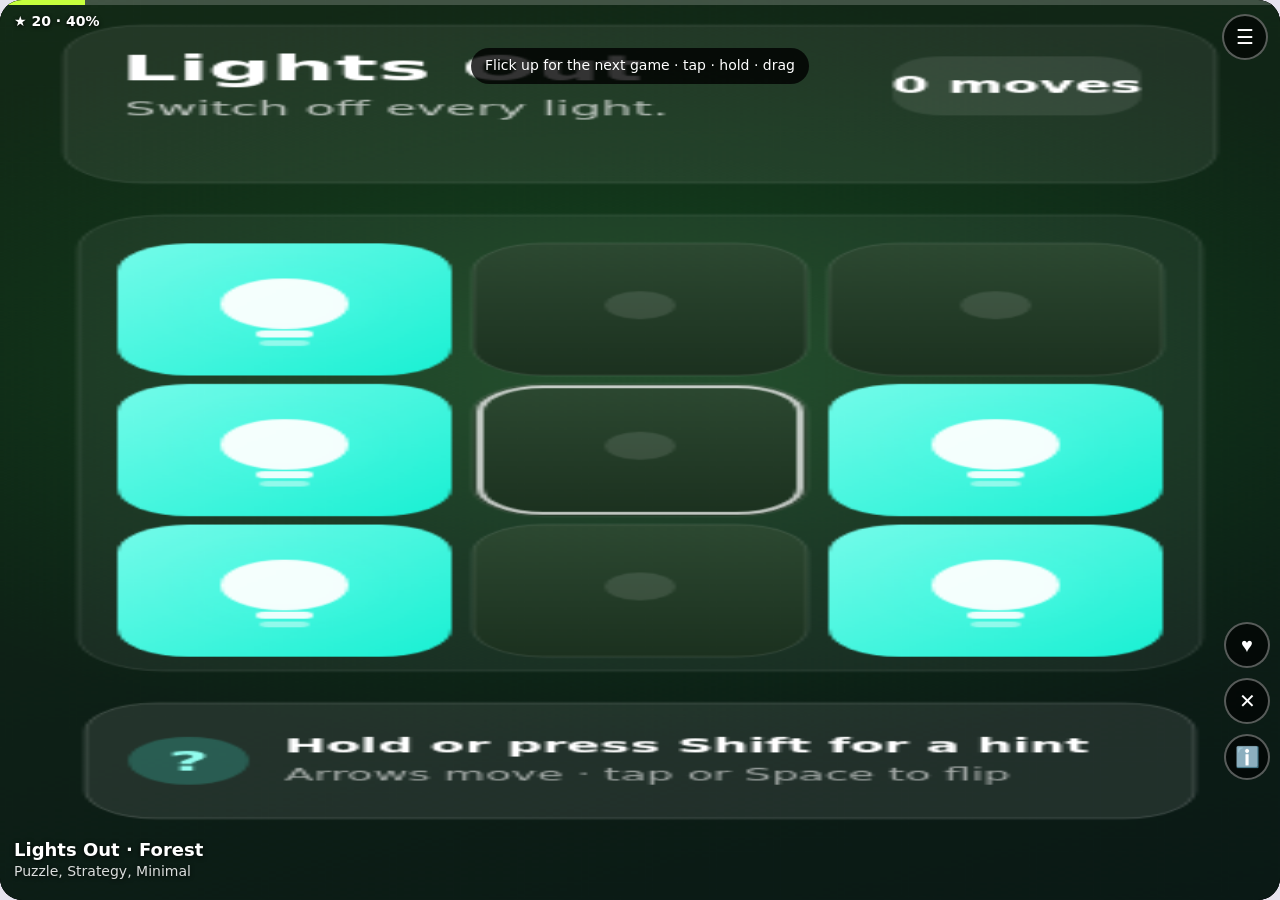
<file: index.html>
<!doctype html>
<html lang="en">

<head>
  <meta charset="utf-8">
  <meta name="viewport" content="width=device-width, initial-scale=1, viewport-fit=cover">
  <title>PolyByte</title>
  <link rel="stylesheet" href="style.css">
</head>

<body>
  <div id="stage">
    <div id="feed"></div>
    <div id="gest" aria-label="Game surface: tap, hold, drag. Flick up or down to switch games."></div>
    <div id="bar"><i></i></div>
    <div id="sc"></div>
    <button id="hm" title="Menu: Back to Feed" aria-label="Menu: Back to Feed">☰</button>
    
    <div id="rail">
      <button id="lk" title="Like" aria-label="Like">♥</button>
      <button id="dl" title="Not for me" aria-label="Not for me">✕</button>
      <button id="infoBtn" title="Game information" aria-label="Game information">ℹ️</button>
    </div>

    <dialog id="gameInfo" aria-labelledby="infoTitle">
      <button id="infoClose" type="button" aria-label="Close game information">✕</button>
      <h2 id="infoTitle"></h2>
      <h3>Objective</h3>
      <p id="infoObjective"></p>
      <h3>Controls</h3>
      <ul id="infoControls"></ul>
    </dialog>

    <div id="cap"></div>
    <div id="end" hidden>
      <h2 id="etx"></h2>
      <p id="esub"></p><button id="rp">Replay</button><button id="nx">Next game</button>
    </div>
    <div id="toast"></div>

    <section id="home" aria-label="Game Feed" hidden>
      <nav id="side" aria-label="Panels">
        <button id="feedBtn" title="Game Feed" aria-label="Game Feed"><b>⌂</b><span>Feed</span></button>
        <button id="pf" title="Taste Profile" aria-label="Taste Profile"><b>◔</b><span>Taste</span></button>
        <button id="sp" title="Creator API" aria-label="Creator API"><b>{ }</b><span>API</span></button>
      </nav>
      <div id="main">
        <header>
          <h1>PolyByte</h1>
          <button id="pl" disabled>▶ Play Random</button>
        </header>
        <div id="list" role="list"><p class="note">Loading…</p></div>
        <div id="panel" hidden></div>
      </div>
    </section>
  </div>

  <script>
    /* =====================================================================
       MICROFEED HOST SHELL
       Guests run in <iframe sandbox="allow-scripts"> (opaque origin: no cookies,
       storage, network to host, or DOM access). All traffic is postMessage with
       {sdk:1,type,...}. Host drives the frame clock and sends TICKs.
       ===================================================================== */
    const $ = s => document.querySelector(s), cl = (x, a, b) => Math.min(b, Math.max(a, x)), pick = a => a[(Math.random() * a.length) | 0];
    const num = (x, d = 0) => Number.isFinite(+x) ? +x : d, esc = s => s.replace(/[&<>]/g, c => ({'&': '&amp;', '<': '&lt;', '>': '&gt;'}[c]));

    /* ---- Platform constants ---- */
    const SESSION_MS = 15000, MIN_MS = 10000, MAX_MS = 30000; // default / allowed session length
    const LOAD_MS = 3000, HANG_MS = 2000, RESULT_MS = 600;    // init, heartbeat, endGame response deadlines

    /* ---- Taste profile: 20 independent interest scores, 0–100, non-zero-sum ---- */
    const DIMS = ['Asymmetric', 'Chance', 'Competitive', 'Cooperative', 'Endless', 'Endurance', 'Memory', 'Minimal', 'Physics', 'Precision', 'Puzzle', 'Racing', 'Reflex', 'Rhythm', 'Sorting', 'Spatial', 'Sports', 'Strategy', 'Survival', 'Turn-Based'];
    // v1 stored scores by array position in this pre-alphabetized order.
    const LEGACY_TASTE_DIMS = ['Reflex', 'Endurance', 'Rhythm', 'Precision', 'Memory', 'Spatial', 'Physics', 'Survival', 'Sorting', 'Racing', 'Asymmetric', 'Competitive', 'Cooperative', 'Turn-Based', 'Chance', 'Strategy', 'Puzzle', 'Minimal', 'Endless', 'Sports'];
    const IDX = Object.fromEntries(DIMS.map((d, i) => [d, i]));
    const TASTE_SCORE_MIN = 0, TASTE_SCORE_MAX = 100, TASTE_INITIAL_SCORE = 50, TASTE_LEARNING_RATE = 14;
    const TASTE_COMPLETION_WEIGHT = .5, TASTE_DWELL_WEIGHT = .3, TASTE_REPLAY_WEIGHT = .2, TASTE_REPLAY_CAP = 3, TASTE_FULL_DWELL = 1;
    const TASTE_EARLY_EXIT_MS = 2000, TASTE_EARLY_EXIT_SIGNAL = -.6, TASTE_NEUTRAL_IMPACT = .4, TASTE_SIGNAL_SCALE = 2;
    const TASTE_LIKE_BONUS = .5, TASTE_DISLIKE_PENALTY = .8, TASTE_SIGNAL_MIN = -1, TASTE_SIGNAL_MAX = 1;
    const TASTE_STORAGE_KEY = 'polybyte.taste-profile.v2', LEGACY_TASTE_STORAGE_KEY = 'polybyte.taste-profile.v1';
    class TasteProfile {
      constructor() {this.v = new Float32Array(DIMS.length).fill(TASTE_INITIAL_SCORE)}
      // Each tagged interest moves by learning rate × tag weight × feedback signal, clamped to the score range.
      update(tags, signal) {for (let i = 0; i < DIMS.length; i++)if (tags[i] > 0) this.v[i] = cl(this.v[i] + TASTE_LEARNING_RATE * tags[i] * signal, TASTE_SCORE_MIN, TASTE_SCORE_MAX)}
      // A game's affinity is the tag-weighted average of the matching interest scores.
      affinity(tags) {let a = 0, w = 0; for (let i = 0; i < DIMS.length; i++) {a += tags[i] * this.v[i]; w += tags[i]} return w ? a / w : TASTE_INITIAL_SCORE}
    }
    const profile = new TasteProfile(), metrics = new Map(), log = [];
    let tasteStorageAvailable = true;
    function loadTasteProfile() {
      try {
        const saved = localStorage.getItem(TASTE_STORAGE_KEY);
        if (saved !== null) {
          let scores;
          try {scores = JSON.parse(saved)}
          catch (e) {console.warn('Ignoring malformed saved Taste profile.', e)}
          if (scores && typeof scores === 'object' && !Array.isArray(scores) && Object.keys(scores).length === DIMS.length &&
              DIMS.every(d => Object.prototype.hasOwnProperty.call(scores, d) && typeof scores[d] === 'number' &&
                Number.isFinite(scores[d]) && scores[d] >= TASTE_SCORE_MIN && scores[d] <= TASTE_SCORE_MAX)) {
            profile.v.set(DIMS.map(d => scores[d]));
            return;
          }
          if (scores !== undefined) console.warn('Ignoring invalid saved Taste profile: expected one score from 0 to 100 per interest.');
        }
        const legacy = localStorage.getItem(LEGACY_TASTE_STORAGE_KEY);
        if (legacy === null) return;
        let values;
        try {values = JSON.parse(legacy)}
        catch (e) {console.warn('Ignoring malformed legacy Taste profile.', e); return}
        if (!Array.isArray(values) || values.length !== LEGACY_TASTE_DIMS.length ||
            values.some(v => typeof v !== 'number' || !Number.isFinite(v) || v < TASTE_SCORE_MIN || v > TASTE_SCORE_MAX)) {
          console.warn('Ignoring invalid legacy Taste profile.');
          return;
        }
        for (let i = 0; i < LEGACY_TASTE_DIMS.length; i++) profile.v[IDX[LEGACY_TASTE_DIMS[i]]] = values[i];
        saveTasteProfile();
      }
      catch (e) {
        tasteStorageAvailable = false;
        console.warn('Unable to access the saved Taste profile.', e);
        toast('Taste profile could not be loaded locally.');
      }
    }
    function saveTasteProfile() {
      if (!tasteStorageAvailable) return;
      const scores = Object.fromEntries(DIMS.map((d, i) => [d, profile.v[i]]));
      try {localStorage.setItem(TASTE_STORAGE_KEY, JSON.stringify(scores))}
      catch (e) {
        tasteStorageAvailable = false;
        console.warn('Unable to save the Taste profile locally.', e);
        toast('Taste profile could not be saved locally.');
      }
    }
    const M = id => {if (!metrics.has(id)) metrics.set(id, {plays: 0, replays: 0, bestCompletion: 0, dwellMs: 0, errors: 0}); return metrics.get(id)};
    const L = m => {log.unshift(((performance.now() / 1000) | 0) + 's ' + m); if (log.length > 40) log.pop(); if (panel === 'prof') renderPanel()};

    /* ---- Catalog + router (infinite: variants are generated on demand) ---- */
    const THEMES = [
      {n: 'Cosmic', h: 250, t: {Cosmic: 1, Neon: .5, Arcade: .4}}, {n: 'Candy', h: 320, t: {Food: 1, Cozy: .6, Humor: .4}},
      {n: 'Forest', h: 130, t: {Nature: 1, Animals: .5, Cozy: .5}}, {n: 'Retro', h: 40, t: {Retro: 1, Arcade: .8, Music: .2}},
      {n: 'Neon', h: 180, t: {Neon: 1, Rhythm: .5, Racing: .4}}, {n: 'Spooky', h: 285, t: {Horror: 1, Humor: .3, Memory: .2}},
      {n: 'Sports', h: 10, t: {Sports: 1, Racing: .5, Precision: .4}}, {n: 'Zen', h: 200, t: {Minimal: 1, Cozy: .6, Puzzle: .3}}];
    let seq = 0, recent = [];
    function variant(b) {
      const base = b || pick(Object.keys(BASES)), th = pick(THEMES), tags = new Float32Array(20);
      for (const [k, w] of Object.entries(BASES[base].t)) tags[IDX[k]] = w;
      for (const [k, w] of Object.entries(th.t)) tags[IDX[k]] = Math.max(tags[IDX[k]], w);
      return {id: 'g' + (++seq), base, theme: th, seed: (Math.random() * 1e9) | 0, tags, title: BASES[base].title + ' · ' + th.n};
    }
    function route() { // best of 8 fresh candidates by taste affinity; 20% pure exploration; repeat penalty
      const c = Array.from({length: 8}, variant);
      if (Math.random() < .2) return c[0];
      let best = c[0], bs = -1e9;
      for (const v of c) {const k = v.base + v.theme.n, sc = profile.affinity(v.tags) + Math.random() * 10 - (recent.includes(k) ? 25 : 0); if (sc > bs) {bs = sc; best = v} }
      recent.push(best.base + best.theme.n); if (recent.length > 4) recent.shift();
      return best;
    }

    /* ---- SDK shim injected into every guest (implements the window bridge) ---- */
    const SHIM = `(function(){var P=parent,cv=document.getElementById('c'),ctx=cv.getContext('2d'),run=0;
function send(t,d){d=d||{};d.sdk=1;d.type=t;P.postMessage(d,'*')}
function fail(m){send('ERROR',{msg:String(m)})}
addEventListener('error',function(e){fail(e.message)});
addEventListener('unhandledrejection',function(e){fail(e.reason)});
window.Platform={endGame:function(){send('END_REQUEST')}};
window.endGame=window.Platform.endGame;
function res(){try{return getResult()}catch(e){fail(e);return null}}
window.__boot=function(){
 for(var f of ['updateGame','handleInput','renderAll','getResult'])if(typeof window[f]!=='function')return fail('Missing required function: '+f);
 var m=window.GameMeta||{};send('READY',{meta:{title:m.title,gameLength:m.gameLength}})};
addEventListener('message',function(e){if(e.source!==P)return;var m=e.data||{};
 try{
  if(m.type==='START'){if(window.initGame)initGame(window.PARAMS);run=1;renderAll(ctx);send('HB',{r:res()})}
  else if(m.type==='TICK'&&run){updateGame(m.dt);renderAll(ctx);send('HB',{r:res()})}
  else if(m.type==='INPUT'&&run)handleInput(m.event);
  else if(m.type==='END_GAME'){run=0;if(window.onEndGame)onEndGame();send('RESULT',{r:res()})}
 }catch(err){fail(err)}});
})();`;

    /* ---- Creator contract (shown to creators in the { } panel) ---- */
    const SPEC = `CREATOR API v1 – micro-game contract

Constraints
  gameLength: design for 10–30 s of active play. Declare it with
  window.GameMeta={title:'…',gameLength:15000} (ms). Host default 15 s, clamped 10–30 s.
  One self-contained HTML file in a sandbox="allow-scripts" iframe. The host
  injects window.PARAMS and a 360×640 <canvas>; no network, storage or parent access.

Required globals
  getResult()            -> { score:number, timeElapsed:number,
                              completionPercent:number(0-100), customData:object }
  updateGame(deltaTime)  // seconds; called by the host frame loop
  handleInput(event)     // host-normalised actions:
      { type:'ACTION_PRIMARY',     x, y }          tap / Space        (x,y = 0..1)
      { type:'ACTION_SECONDARY',   x, y }          long-press / Shift (x,y = 0..1)
      { type:'DIRECTIONAL_VECTOR', x, y, active }  drag / arrow keys  (x,y = -1..1)
  renderAll(canvasContext) // draw one frame on the supplied 2D context

Platform callback
  endGame()  (alias Platform.endGame()): force the end-game condition now. The host
             then calls getResult() and shows the result card. The host also uses the
             same path when the session timer expires (optional hook: onEndGame()).

Fail-safes (guest is terminated and the feed auto-advances)
  no ready signal within 3 s, a missing required function, an uncaught error,
  no heartbeat for 2 s (frozen loop), or no result within 0.6 s of endGame.

Wire format (handled by the injected shim; creators never touch it)
  host->guest  START | TICK{dt} | INPUT{event} | END_GAME
  guest->host  READY{meta} | HB{r} | RESULT{r} | ERROR{msg} | END_REQUEST`;

    /* ---- Embedded compliant micro-games (creator template = Pop Rush) ---- */
    /* ---- Library loader: Library/manifest.json lists games; each game is its own HTML file ---- */
    const LIB = 'Library/'; let BASES = {}, GAMES = {}, LIST = [];
    async function loadLibrary() {
      const man = await (await fetch(LIB + 'manifest.json')).json();
      await Promise.all(man.games.map(async gm => {
        try {
          const r = await fetch(LIB + gm.file); if (!r.ok) throw new Error(r.status);
          GAMES[gm.id] = await r.text();
          BASES[gm.id] = {title: gm.title, icon: gm.icon, desc: gm.description, t: Object.fromEntries(Object.entries(gm.tags || {}).filter(([k]) => k in IDX))}
        }
        catch (e) {console.warn('Skipped library game', gm.id, e)}
      }));
      LIST = man.games.filter(gm => BASES[gm.id]); // keep manifest order for the Feed
      if (!Object.keys(BASES).length) throw new Error('Library is empty');
    }

    function srcdoc(v) {
      const p = JSON.stringify({hue: v.theme.h, seed: v.seed, theme: v.theme.n}).replace(/</g, '\\u003c');
      return '<!doctype html><meta charset=utf-8><style>html,body{margin:0;height:100%;background:#000;overflow:hidden}canvas{width:100%;height:100%;display:block}</style><canvas id=c width=360 height=640></canvas><script>window.PARAMS=' + p + ';' + SHIM + '<\/script>' + GAMES[v.base] + '<script>window.__boot()<\/script>';
    }

    /* ---- Feed: slots for idx-1 / idx / idx+1, all preloaded; only idx is ticked ---- */
    const feed = $('#feed'); let idx = 0, queue = [], slots = new Map(), busy = false, panel = '', view = 'home'; // view: 'home' (Feed page) | 'play'
    const send = (s, type, d) => {if (s.fr && s.fr.contentWindow) s.fr.contentWindow.postMessage({sdk: 1, type, ...d}, '*')};

    function ensure(k) {if (k < 0) return; while (queue.length <= k) queue.push(route()); if (!slots.has(k)) slots.set(k, mkSlot(k))}
    function mkSlot(k) {
      const el = document.createElement('div'); el.className = 'slot'; el.style.transform = 'translateY(' + (k - idx) * 100 + '%)'; feed.append(el);
      const s = {i: k, v: queue[k], el, dur: SESSION_MS, state: 'loading'}; build(s); return s;
    }
    function build(s) { // (re)create the sandboxed iframe; state machine: loading→ready→playing→ending→ended→left | dead
      if (s.fr) s.fr.remove(); clearTimeout(s.lt); clearTimeout(s.et); clearTimeout(s.at);
      Object.assign(s, {state: 'loading', r: null, res: null, fl: 0});
      const f = document.createElement('iframe');
      f.setAttribute('sandbox', 'allow-scripts'); f.title = s.v.title; f.srcdoc = srcdoc(s.v);
      s.fr = f; s.el.prepend(f);
      s.lt = setTimeout(() => {if (s.state === 'loading') kill(s, 'failed to initialise')}, LOAD_MS);
    }
    function layout() {
      for (const k of [idx - 1, idx, idx + 1]) ensure(k);
      for (const [k, s] of slots) {
        if (Math.abs(k - idx) > 1) {s.fr && s.fr.remove(); clearTimeout(s.lt); s.el.remove(); slots.delete(k)}
        else {s.el.style.transform = 'translateY(' + (k - idx) * 100 + '%)'; if (s.state === 'left' && k !== idx) build(s)} // keep neighbours warm
      }
    }
    function activate(s) {
      showEnd(0); hudReset(s);
      if (s.state === 'ready') start(s);
      else if (s.state === 'dead') {s.v = queue[s.i] = route(); build(s); hudReset(s)}
      else if (s.state === 'left') build(s);
      // 'loading': READY handler starts it because s.i===idx
    }
    function go(n) {
      if (busy || view !== 'play') return; const ni = idx + n;
      if (ni < 0) {toast('This is the first game'); return }
      busy = true; leave(slots.get(idx)); idx = ni; layout(); activate(slots.get(idx));
      setTimeout(() => busy = false, 420);
    }

    /* ---- Session lifecycle ---- */
    function start(s) {
      s.state = 'playing'; s.t0 = s.hb = performance.now(); s.fl = 0; M(s.v.id).plays++;
      send(s, 'START'); L('start ' + s.v.title); showEnd(0);
    }
    function finish(s, why) { // force/trigger end: ask guest for final result, but never wait long
      if (s.state !== 'playing') return;
      s.state = 'ending'; s.why = why; send(s, 'END_GAME');
      s.et = setTimeout(() => kill(s, 'no result after endGame'), RESULT_MS);
    }
    function onEnded(s) {
      s.elapsed = performance.now() - s.t0;
      const r = s.res || {score: 0, completionPercent: 0}; M(s.v.id).bestCompletion = Math.max(M(s.v.id).bestCompletion, r.completionPercent);
      L('end ' + s.v.title + ' ' + Math.round(r.completionPercent) + '% (' + s.why + ')');
      if (s.i === idx) {
        $('#etx').textContent = s.why === 'timeout' ? 'Time’s up' : r.completionPercent >= 100 ? 'Cleared!' : 'Game over';
        $('#esub').textContent = 'Score ' + Math.round(r.score) + ' · ' + Math.round(r.completionPercent) + '% complete';
        showEnd(1);
      }
    }
    function replay() {
      const s = slots.get(idx); if (!s || s.state !== 'ended') return;
      clearTimeout(s.at); s.dwell = (s.dwell || 0) + s.elapsed; s.best = Math.max(s.best || 0, s.res ? s.res.completionPercent : 0); s.rep = (s.rep || 0) + 1;
      M(s.v.id).replays++; L('replay ' + s.v.title); showEnd(0); build(s);
    }
    function kill(s, why) { // watchdog: terminate the guest outright and skip it
      if (s.state === 'dead') return;
      clearTimeout(s.lt); clearTimeout(s.et); clearTimeout(s.at);
      if (s.fr) {s.fr.remove(); s.fr = null}
      s.state = 'dead'; M(s.v.id).errors++; L('killed ' + s.v.title + ': ' + why);
      if (s.i === idx) {showEnd(0); toast('Game stopped (' + why + '). Skipping…'); setTimeout(() => {if (slots.get(idx) === s) go(1)}, 650)}
    }

    /* ---- Implicit + explicit signals → taste profile when a game ends or is skipped ---- */
    function leave(s, includeEngagement = true) {
      if (!s || !(s.dwell > 0 || ['playing', 'ending', 'ended'].includes(s.state))) return;
      clearTimeout(s.at); clearTimeout(s.et);
      const el = s.state === 'ended' ? s.elapsed : s.state === 'loading' ? 0 : performance.now() - s.t0, dwell = (s.dwell || 0) + el;
      const cur = s.res || s.r, comp = Math.max(s.best || 0, cur ? cur.completionPercent : 0) / 100, mt = M(s.v.id);
      mt.dwellMs += dwell; mt.bestCompletion = Math.max(mt.bestCompletion, comp * 100);

      const explicitSignal = (s.liked || 0) * (s.liked > 0 ? TASTE_LIKE_BONUS : TASTE_DISLIKE_PENALTY);
      let signal = 0;
      if (includeEngagement) {
        // An immediate unliked exit gets a strong negative signal.
        const early = dwell < TASTE_EARLY_EXIT_MS && !s.liked;
        // Otherwise, engagement blends completion, capped dwell fraction, and capped replay count.
        const impact = early ? 0 : TASTE_COMPLETION_WEIGHT * comp + TASTE_DWELL_WEIGHT * Math.min(TASTE_FULL_DWELL, dwell / s.dur) +
          TASTE_REPLAY_WEIGHT * Math.min(TASTE_REPLAY_CAP, s.rep || 0) / TASTE_REPLAY_CAP;
        // Center engagement at neutral impact, scale it, then add explicit like/dislike feedback.
        signal = early ? TASTE_EARLY_EXIT_SIGNAL : (impact - TASTE_NEUTRAL_IMPACT) * TASTE_SIGNAL_SCALE;
      }
      signal = cl(signal + explicitSignal, TASTE_SIGNAL_MIN, TASTE_SIGNAL_MAX);
      if (includeEngagement || explicitSignal) {profile.update(s.v.tags, signal); saveTasteProfile()}
      L('leave ' + s.v.title + ' dwell ' + (dwell / 1000).toFixed(1) + 's comp ' + Math.round(comp * 100) + '%' +
        (includeEngagement || explicitSignal ? ' signal ' + signal.toFixed(2) : ' (taste unchanged)'));
      Object.assign(s, {state: 'left', dwell: 0, rep: 0, best: 0, liked: 0});
    }

    /* ---- Message listener: only accepts messages from a known iframe window ---- */
    function sane(r) {return r && typeof r === 'object' ? {score: num(r.score), timeElapsed: num(r.timeElapsed), completionPercent: cl(num(r.completionPercent), 0, 100), customData: r.customData && typeof r.customData === 'object' ? r.customData : {}} : null}
    addEventListener('message', e => {
      const m = e.data; if (!m || m.sdk !== 1) return;
      const s = [...slots.values()].find(x => x.fr && x.fr.contentWindow === e.source); if (!s) return;
      switch (m.type) {
        case 'READY': if (s.state !== 'loading') break; clearTimeout(s.lt); s.state = 'ready';
          s.dur = cl(num(m.meta && m.meta.gameLength, SESSION_MS), MIN_MS, MAX_MS); if (s.i === idx) start(s); break;
        case 'HB': s.hb = performance.now(); s.fl = Math.max(0, s.fl - 1); s.r = sane(m.r) || s.r; break;
        case 'END_REQUEST': finish(s, 'endGame'); break;
        case 'RESULT': if (s.state !== 'ending') break; clearTimeout(s.et); s.res = sane(m.r) || {score: 0, timeElapsed: 0, completionPercent: 0, customData: {}}; s.state = 'ended'; onEnded(s); break;
        case 'ERROR': kill(s, 'error: ' + String(m.msg).slice(0, 60)); break;
      }
    });

    /* ---- Host frame clock: ticks the active guest, enforces session timer + freeze watchdog ---- */
    let last = performance.now(), dir = {x: 0, y: 0, active: false}, sentDir = '';
    function loop(now) {
      const gap = now - last, dt = Math.min(.05, gap / 1000); last = now;
      const s = slots.get(idx);
      if (s && s.state === 'playing') {
        if (gap > 500) {s.t0 += gap; s.hb = now}                      // tab was hidden / host stalled: pause the clocks
        const el = now - s.t0;
        if (now - s.hb > HANG_MS) kill(s, 'frozen');
        else if (el >= s.dur) finish(s, 'timeout');
        else {
          if (s.fl < 3) {s.fl++; send(s, 'TICK', {dt})}              // back-pressure: never flood a slow guest
          const k = JSON.stringify(dir); if (k !== sentDir) {sentDir = k; send(s, 'INPUT', {event: {type: 'DIRECTIONAL_VECTOR', ...dir}})}
        }
        hud(s, el);
      }
      requestAnimationFrame(loop);
    }
    function inp(type, extra) {const s = slots.get(idx); if (s && s.state === 'playing') send(s, 'INPUT', {event: {type, ...extra}})}

    /* ---- Gesture + keyboard normalisation (host overlay owns all pointer input) ---- */
    const g = $('#gest'); let d = null;
    g.onpointerdown = e => {
      g.setPointerCapture(e.pointerId); d = {x: e.clientX, y: e.clientY, t: performance.now(), mv: 0, lp: 0};
      d.tm = setTimeout(() => {if (d && !d.mv) {d.lp = 1; const r = g.getBoundingClientRect(); inp('ACTION_SECONDARY', {x: (d.x - r.left) / r.width, y: (d.y - r.top) / r.height})} }, 450)
    };
    g.onpointermove = e => {
      if (!d) return; const dx = e.clientX - d.x, dy = e.clientY - d.y; if (Math.hypot(dx, dy) > 12) d.mv = 1;
      dir = d.mv ? {x: cl(dx / 60, -1, 1), y: cl(dy / 60, -1, 1), active: true} : dir
    };
    g.onpointerup = e => {
      if (!d) return; clearTimeout(d.tm); const dx = e.clientX - d.x, dy = e.clientY - d.y, t = performance.now() - d.t;
      dir = {x: 0, y: 0, active: false};
      if (Math.abs(dy) > 90 && Math.abs(dy) > 1.5 * Math.abs(dx)) go(dy < 0 ? 1 : -1);                 // vertical flick = switch game
      else if (!d.mv && !d.lp && t < 450) {const r = g.getBoundingClientRect(); inp('ACTION_PRIMARY', {x: (e.clientX - r.left) / r.width, y: (e.clientY - r.top) / r.height})}
      d = null
    };
    g.onpointercancel = () => {if (d) clearTimeout(d.tm); d = null; dir = {x: 0, y: 0, active: false}};
    const K = {};
    function kd() {const x = (K.ArrowRight ? 1 : 0) - (K.ArrowLeft ? 1 : 0), y = (K.ArrowDown ? 1 : 0) - (K.ArrowUp ? 1 : 0); if (x || y) dir = {x, y, active: true}; else if (!d) dir = {x: 0, y: 0, active: false}}
    addEventListener('keydown', e => {
      if (view !== 'play') return;
      K[e.key] = 1;
      if (e.key === ' ') {e.preventDefault(); if (!e.repeat) inp('ACTION_PRIMARY', {x: .5, y: .5})}
      else if (e.key === 'Shift' || e.key === 'x') inp('ACTION_SECONDARY', {x: .5, y: .5});
      else if (e.key === 'j' || e.key === 'PageDown') go(1); else if (e.key === 'k' || e.key === 'PageUp') go(-1); kd()
    });
    addEventListener('keyup', e => {delete K[e.key]; kd()});
    addEventListener('wheel', e => {if (Math.abs(e.deltaY) > 40) go(e.deltaY > 0 ? 1 : -1)}, {passive: true});

    /* ---- HUD / panels ---- */
    let tt; const toast = m => {const t = $('#toast'); t.textContent = m; t.classList.add('on'); clearTimeout(tt); tt = setTimeout(() => t.classList.remove('on'), 1800)};
    const showEnd = on => {$('#end').hidden = !on};
    function hud(s, el) {$('#bar i').style.width = Math.min(100, el / s.dur * 100) + '%'; $('#sc').textContent = s.r ? '★ ' + Math.round(s.r.score) + ' · ' + Math.round(s.r.completionPercent) + '%' : ''}
    function hudReset(s) {
      $('#bar i').style.width = '0'; $('#sc').textContent = '';
      const top = [...s.v.tags].map((w, i) => [w, i]).filter(x => x[0] > 0).sort((a, b) => b[0] - a[0]).map(x => DIMS[x[1]]).join(', ');
      $('#cap').innerHTML = '<b>' + esc(s.v.title) + '</b><span>' + esc(top) + '</span>';
      $('#lk').classList.toggle('on', s.liked === 1);
    }

    function openPanel(k) {
      panel = panel === k ? '' : k;
      $('#home header').hidden = !!panel; $('#list').hidden = !!panel; $('#panel').hidden = !panel;
      $('#feedBtn').classList.toggle('on', !panel);
      $('#pf').classList.toggle('on', panel === 'prof'); $('#sp').classList.toggle('on', panel === 'spec');
      renderPanel();
    }

    function closePanel() {
      panel = ''; $('#home header').hidden = false; $('#list').hidden = false; $('#panel').hidden = true;
      $('#feedBtn').classList.add('on');
      $('#pf').classList.remove('on'); $('#sp').classList.remove('on');
    }

    function renderPanel() {
      if (!panel) return; const content = $('#panel');
      if (panel === 'spec') {content.className = 'api-panel'; content.innerHTML = '<h3>API</h3><pre>' + esc(SPEC) + '</pre><h3>Compliant template</h3><pre>' + esc(GAMES[Object.keys(GAMES)[0]] || '') + '</pre>'; return }
      const top = [...profile.v].map((v, i) => [v, i]).sort((a, b) => b[0] - a[0]).slice(0, 3).map(x => x[1]);
      content.className = 'profile-panel';
      content.innerHTML = '<div class="taste-scores"><h3>Taste Profile<br>20 interests (each 0–100)</h3><br><hr>' +
        DIMS.map((n, i) => '<div class=r><b>' + n + '</b><u><i class="' + (top.includes(i) && profile.v[i] !== 50 ? 't' : '') + '" style="width:' + profile.v[i] + '%"></i></u><span>' + Math.round(profile.v[i]) + '</span></div>').join('') +
        '<hr></div><section class="event-log-panel" aria-label="Event log"><h3>Event log</h3><pre>' + esc(log.join('\n') || 'Nothing yet.') + '</pre></section>';
    }
    $('#lk').onclick = () => {const s = slots.get(idx); s.liked = s.liked === 1 ? 0 : 1; $('#lk').classList.toggle('on', s.liked === 1); L((s.liked ? 'like ' : 'unlike ') + s.v.title)};
    $('#dl').onclick = () => {const s = slots.get(idx); s.liked = -1; L('dislike ' + s.v.title); toast('Got it. Showing fewer like this.'); go(1)};
    $('#infoBtn').onclick = () => {
      const s = slots.get(idx); if (!s) return;
      $('#infoTitle').textContent = s.v.title;
      $('#infoObjective').textContent = BASES[s.v.base].desc || 'Play the game and complete its challenge.';
      const source = GAMES[s.v.base] || '';
      const controls = [
        ['ACTION_PRIMARY', 'Tap or click, or press Space: primary action.'],
        ['ACTION_SECONDARY', 'Hold, or press Shift or X: secondary action.'],
        ['DIRECTIONAL_VECTOR', s.v.base === 'beat-tap' ? 'Press Left, Up, or Right to hit the left, center, or right lane.' : 'Drag or use the arrow keys: directional movement.']
      ].filter(([action]) => source.includes(action));
      $('#infoControls').innerHTML = controls.map(([, label]) => '<li>' + label + '</li>').join('') || '<li>No controls are defined for this game.</li>';
      $('#gameInfo').showModal();
    };
    $('#infoClose').onclick = () => $('#gameInfo').close();
    $('#rp').onclick = replay; $('#nx').onclick = () => go(1);

    /* ---- Feed page: nothing is built or played until the player picks a game ---- */
    const hue = id => [...id].reduce((a, c) => (a * 31 + c.charCodeAt(0)) % 360, 7);
    function renderList() {
      $('#list').innerHTML = LIST.map((gm, i) => {
        const b = BASES[gm.id], chips = Object.entries(b.t).sort((x, y) => y[1] - x[1]).slice(0, 3).map(x => '<em>' + esc(x[0]) + '</em>').join('');
        return '<button class="card" role="listitem" data-i="' + i + '"><span class="ico" style="--h:' + hue(gm.id) + '">' + esc(b.icon || gm.title.trim().charAt(0).toUpperCase()) +
          '</span><span class="txt"><b>' + esc(gm.title) + '</b><span class="desc">' + esc(b.desc || 'A micro-game from the library.') + '</span><span class="chips">' + chips +
          '</span></span><span class="go" aria-hidden="true">▶</span></button>';
      }).join('');
      $('#pl').disabled = false;
    }

    // Optionally record a taste signal, then drop every iframe and timer.
    function teardown(includeEngagement = true) {
      leave(slots.get(idx), includeEngagement);
      for (const s of slots.values()) {clearTimeout(s.lt); clearTimeout(s.et); clearTimeout(s.at); if (s.fr) s.fr.remove(); s.el.remove()}
      slots.clear(); queue = []; idx = 0; busy = false; dir = {x: 0, y: 0, active: false};
    }

    function openFeed(base) { // base = library id to open first; undefined = taste-routed pick
      teardown(); view = 'play'; closePanel(); $('#home').hidden = true;
      queue[0] = base ? variant(base) : route();
      layout(); activate(slots.get(0));
      toast('Flick up for the next game · tap · hold · drag');
    }

    function showHome() {
      teardown(false); view = 'home'; closePanel(); showEnd(0);
      $('#bar i').style.width = '0'; $('#sc').textContent = ''; $('#cap').innerHTML = ''; $('#home').hidden = false;
    }

    $('#list').onclick = e => {const c = e.target.closest('.card'); if (c) openFeed(LIST[+c.dataset.i].id)};
    $('#feedBtn').onclick = showHome;
    $('#pf').onclick = () => openPanel('prof'); $('#sp').onclick = () => openPanel('spec');
    $('#pl').onclick = () => openFeed(); $('#hm').onclick = showHome;
    loadTasteProfile();
    requestAnimationFrame(loop);
    loadLibrary().then(() => {renderList(); openFeed()})
      .catch(e => {$('#home').hidden = false; $('#sub').textContent = ''; $('#list').innerHTML = '<p class="note"><b>Library not found.</b> Serve this folder over http (for example: python3 -m http.server) so Library/manifest.json can load.</p>'});
  </script>
</body>

</html>
</file>
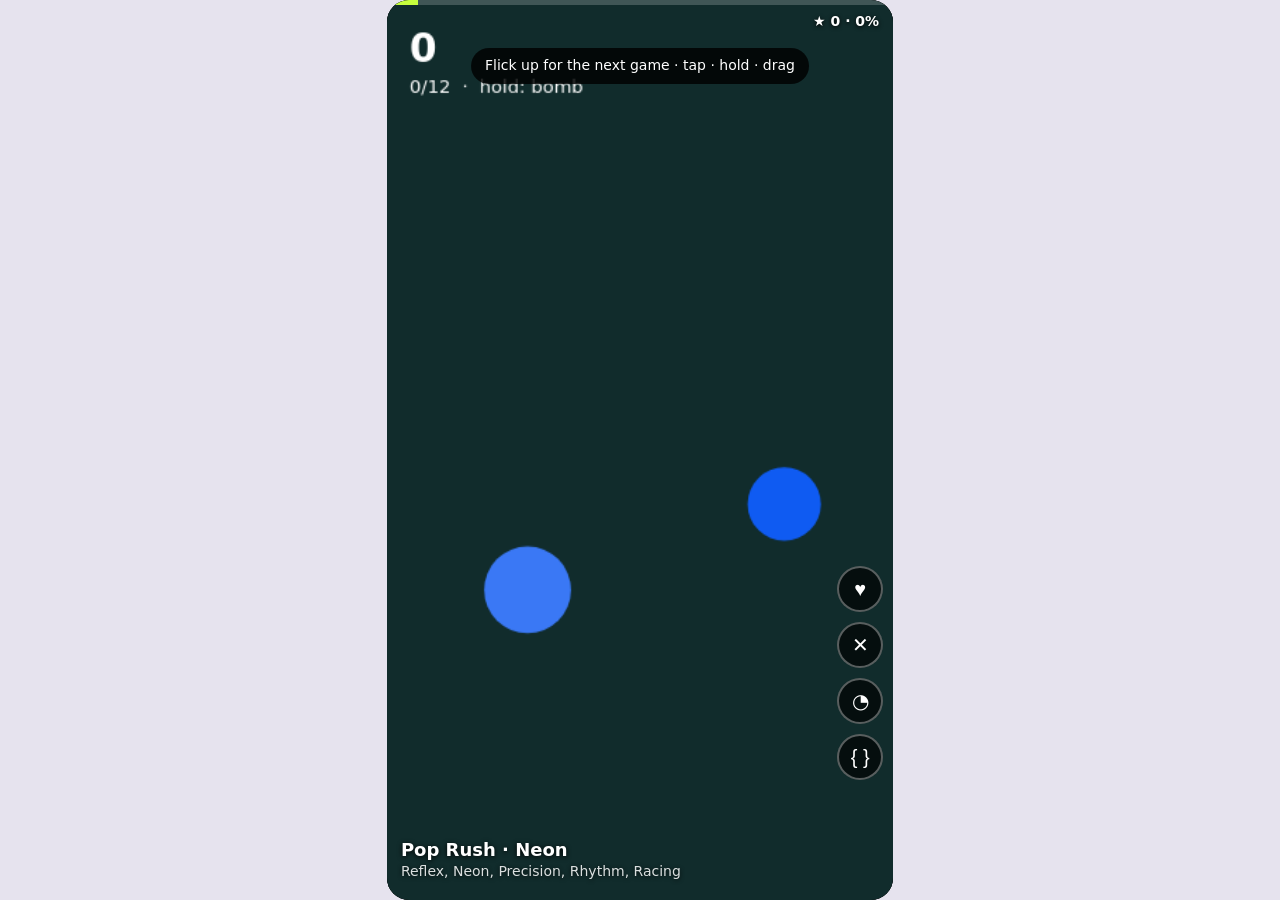
<file: index (1).html>
<!doctype html>
<html lang="en">
<head>
<meta charset="utf-8">
<meta name="viewport" content="width=device-width, initial-scale=1, viewport-fit=cover">
<title>Microfeed – micro-game host shell (Library edition)</title>
<style>
:root{box-sizing:border-box;padding-top:env(safe-area-inset-top,0px);padding-bottom:env(safe-area-inset-bottom,0px);--bg:#e6e3ee;--ink:#14121c;--hot:#ff5a36;--lime:#c6ff3d}
html{scroll-padding-top:env(safe-area-inset-top,0px)}
@media(prefers-color-scheme:dark){:root:not([data-theme=light]){--bg:#0b0912;--ink:#f3f0fa}}
:root[data-theme=dark]{--bg:#0b0912;--ink:#f3f0fa}
*{box-sizing:border-box}
html,body{height:100%;margin:0}
body{background:var(--bg);color:var(--ink);font:14px/1.4 "Trebuchet MS","Segoe UI",system-ui,sans-serif;display:flex;justify-content:center;align-items:center;overflow:hidden;overscroll-behavior:none}
[hidden]{display:none!important}
#stage{position:relative;height:min(100%,177.78vw);aspect-ratio:9/16;background:#000;overflow:hidden;color:#fff;border-radius:min(22px,3vw);user-select:none;-webkit-user-select:none}
#feed,#gest{position:absolute;inset:0}
#gest{z-index:5;touch-action:none;cursor:grab}
.slot{position:absolute;inset:0;transition:transform .38s cubic-bezier(.3,.9,.3,1);background:#000}
.slot iframe{width:100%;height:100%;border:0;display:block;pointer-events:none}
#bar{position:absolute;z-index:6;top:0;left:0;right:0;height:5px;background:#fff3}
#bar i{display:block;height:100%;width:0;background:var(--lime)}
#sc{position:absolute;z-index:6;top:12px;right:14px;font-weight:700;text-shadow:0 1px 4px #000}
#rail{position:absolute;z-index:8;right:10px;bottom:120px;display:flex;flex-direction:column;gap:10px}
#rail button{width:46px;height:46px;border-radius:50%;border:2px solid #fff5;background:#000a;color:#fff;font-size:20px;cursor:pointer}
#rail button.on{background:var(--hot);border-color:var(--hot)}
#rail button:focus-visible,#end button:focus-visible{outline:3px solid var(--lime);outline-offset:2px}
#cap{position:absolute;z-index:6;left:14px;right:72px;bottom:18px;text-shadow:0 1px 5px #000;pointer-events:none}
#cap b{font-size:18px;display:block}
#cap span{opacity:.85}
#end{position:absolute;z-index:7;inset:auto 0 0 0;padding:26px 20px 24px;background:linear-gradient(transparent,#000d 35%);text-align:center}
#end h2{margin:0 0 4px;font-size:30px}
#end p{margin:0 0 14px;opacity:.85}
#end button{font:inherit;font-weight:700;padding:11px 22px;margin:0 5px;border-radius:999px;border:0;cursor:pointer;background:var(--lime);color:#14121c}
#end button+button{background:#fff2;color:#fff}
#toast{position:absolute;z-index:9;left:50%;top:48px;transform:translateX(-50%);background:#000c;padding:8px 14px;border-radius:999px;opacity:0;transition:opacity .25s;pointer-events:none;white-space:nowrap;max-width:94%;overflow:hidden;text-overflow:ellipsis}
#toast.on{opacity:1}
#sheet{position:absolute;z-index:10;inset:auto 0 0 0;max-height:72%;overflow:auto;background:#0d0b14f2;padding:14px 16px 20px;border-radius:18px 18px 0 0}
#sheet h3{margin:12px 0 6px;font-size:14px}
#sheet pre{margin:0;font:11px/1.45 ui-monospace,Menlo,monospace;white-space:pre-wrap;color:#d9d4ea}
.r{display:grid;grid-template-columns:76px 1fr 30px;gap:8px;align-items:center;font-size:12px;margin:3px 0}
.r u{display:block;height:8px;background:#fff2;border-radius:4px;overflow:hidden}
.r i{display:block;height:100%;background:#8d86a8}
.r i.t{background:var(--lime)}
.r span{text-align:right}
@media(prefers-reduced-motion:reduce){.slot{transition:none}}
</style>
</head>
<body>
<div id="stage">
  <div id="feed"></div>
  <div id="gest" aria-label="Game surface: tap, hold, drag. Flick up or down to switch games."></div>
  <div id="bar"><i></i></div>
  <div id="sc"></div>
  <div id="rail">
    <button id="lk" title="Like" aria-label="Like">♥</button>
    <button id="dl" title="Not for me" aria-label="Not for me">✕</button>
    <button id="pf" title="Taste profile" aria-label="Taste profile">◔</button>
    <button id="sp" title="Creator API" aria-label="Creator API">{ }</button>
  </div>
  <div id="cap"></div>
  <div id="end" hidden><h2 id="etx"></h2><p id="esub"></p><button id="rp">Replay</button><button id="nx">Next game</button></div>
  <div id="sheet" hidden></div>
  <div id="toast"></div>
</div>

<script>
/* =====================================================================
   MICROFEED HOST SHELL
   Guests run in <iframe sandbox="allow-scripts"> (opaque origin: no cookies,
   storage, network to host, or DOM access). All traffic is postMessage with
   {sdk:1,type,...}. Host drives the frame clock and sends TICKs.
   ===================================================================== */
const $=s=>document.querySelector(s), cl=(x,a,b)=>Math.min(b,Math.max(a,x)), pick=a=>a[(Math.random()*a.length)|0];
const num=(x,d=0)=>Number.isFinite(+x)?+x:d, esc=s=>s.replace(/[&<>]/g,c=>({'&':'&amp;','<':'&lt;','>':'&gt;'}[c]));

/* ---- Platform constants ---- */
const SESSION_MS=15000, MIN_MS=10000, MAX_MS=30000; // default / allowed session length
const LOAD_MS=3000, HANG_MS=2000, RESULT_MS=600;    // init, heartbeat, endGame response deadlines

/* ---- Taste profile: 20 independent interest scores, 0–100, non-zero-sum ---- */
const DIMS=['Reflex','Precision','Rhythm','Memory','Puzzle','Strategy','Racing','Arcade','Retro','Neon','Cosmic','Nature','Food','Animals','Horror','Cozy','Sports','Music','Humor','Minimal'];
const IDX=Object.fromEntries(DIMS.map((d,i)=>[d,i]));
class TasteProfile{
  constructor(){this.v=new Float32Array(20).fill(50)}
  // tags: Float32Array(20) of 0..1 weights; s: signal -1..1. Each dimension moves on its own.
  update(tags,s,lr=14){for(let i=0;i<20;i++)if(tags[i]>0)this.v[i]=cl(this.v[i]+lr*tags[i]*s,0,100)}
  affinity(tags){let a=0,w=0;for(let i=0;i<20;i++){a+=tags[i]*this.v[i];w+=tags[i]}return w?a/w:50}
}
const profile=new TasteProfile(), metrics=new Map(), log=[];
const M=id=>{if(!metrics.has(id))metrics.set(id,{plays:0,replays:0,bestCompletion:0,dwellMs:0,errors:0});return metrics.get(id)};
const L=m=>{log.unshift(((performance.now()/1000)|0)+'s '+m);if(log.length>40)log.pop();if(sheet==='prof')renderPanel()};

/* ---- Catalog + router (infinite: variants are generated on demand) ---- */
const THEMES=[
 {n:'Cosmic',h:250,t:{Cosmic:1,Neon:.5,Arcade:.4}},{n:'Candy',h:320,t:{Food:1,Cozy:.6,Humor:.4}},
 {n:'Forest',h:130,t:{Nature:1,Animals:.5,Cozy:.5}},{n:'Retro',h:40,t:{Retro:1,Arcade:.8,Music:.2}},
 {n:'Neon',h:180,t:{Neon:1,Rhythm:.5,Racing:.4}},{n:'Spooky',h:285,t:{Horror:1,Humor:.3,Memory:.2}},
 {n:'Sports',h:10,t:{Sports:1,Racing:.5,Precision:.4}},{n:'Zen',h:200,t:{Minimal:1,Cozy:.6,Puzzle:.3}}];
let seq=0, recent=[];
function variant(){
  const base=pick(Object.keys(BASES)), th=pick(THEMES), tags=new Float32Array(20);
  for(const [k,w] of Object.entries(BASES[base].t))tags[IDX[k]]=w;
  for(const [k,w] of Object.entries(th.t))tags[IDX[k]]=Math.max(tags[IDX[k]],w);
  return{id:'g'+(++seq),base,theme:th,seed:(Math.random()*1e9)|0,tags,title:BASES[base].title+' · '+th.n};
}
function route(){ // best of 8 fresh candidates by taste affinity; 20% pure exploration; repeat penalty
  const c=Array.from({length:8},variant);
  if(Math.random()<.2)return c[0];
  let best=c[0],bs=-1e9;
  for(const v of c){const k=v.base+v.theme.n,sc=profile.affinity(v.tags)+Math.random()*10-(recent.includes(k)?25:0);if(sc>bs){bs=sc;best=v}}
  recent.push(best.base+best.theme.n);if(recent.length>4)recent.shift();
  return best;
}

/* ---- SDK shim injected into every guest (implements the window bridge) ---- */
const SHIM=`(function(){var P=parent,cv=document.getElementById('c'),ctx=cv.getContext('2d'),run=0;
function send(t,d){d=d||{};d.sdk=1;d.type=t;P.postMessage(d,'*')}
function fail(m){send('ERROR',{msg:String(m)})}
addEventListener('error',function(e){fail(e.message)});
addEventListener('unhandledrejection',function(e){fail(e.reason)});
window.Platform={endGame:function(){send('END_REQUEST')}};
window.endGame=window.Platform.endGame;
function res(){try{return getResult()}catch(e){fail(e);return null}}
window.__boot=function(){
 for(var f of ['updateGame','handleInput','renderAll','getResult'])if(typeof window[f]!=='function')return fail('Missing required function: '+f);
 var m=window.GameMeta||{};send('READY',{meta:{title:m.title,gameLength:m.gameLength}})};
addEventListener('message',function(e){if(e.source!==P)return;var m=e.data||{};
 try{
  if(m.type==='START'){if(window.initGame)initGame(window.PARAMS);run=1;renderAll(ctx);send('HB',{r:res()})}
  else if(m.type==='TICK'&&run){updateGame(m.dt);renderAll(ctx);send('HB',{r:res()})}
  else if(m.type==='INPUT'&&run)handleInput(m.event);
  else if(m.type==='END_GAME'){run=0;if(window.onEndGame)onEndGame();send('RESULT',{r:res()})}
 }catch(err){fail(err)}});
})();`;

/* ---- Creator contract (shown to creators in the { } sheet) ---- */
const SPEC=`CREATOR API v1 – micro-game contract

Constraints
  gameLength: design for 10–30 s of active play. Declare it with
  window.GameMeta={title:'…',gameLength:15000} (ms). Host default 15 s, clamped 10–30 s.
  One self-contained HTML file in a sandbox="allow-scripts" iframe. The host
  injects window.PARAMS and a 360×640 <canvas>; no network, storage or parent access.

Required globals
  getResult()            -> { score:number, timeElapsed:number,
                              completionPercent:number(0-100), customData:object }
  updateGame(deltaTime)  // seconds; called by the host frame loop
  handleInput(event)     // host-normalised actions:
      { type:'ACTION_PRIMARY',     x, y }          tap / Space        (x,y = 0..1)
      { type:'ACTION_SECONDARY',   x, y }          long-press / Shift (x,y = 0..1)
      { type:'DIRECTIONAL_VECTOR', x, y, active }  drag / arrow keys  (x,y = -1..1)
  renderAll(canvasContext) // draw one frame on the supplied 2D context

Platform callback
  endGame()  (alias Platform.endGame()): force the end-game condition now. The host
             then calls getResult() and shows the result card. The host also uses the
             same path when the session timer expires (optional hook: onEndGame()).

Fail-safes (guest is terminated and the feed auto-advances)
  no ready signal within 3 s, a missing required function, an uncaught error,
  no heartbeat for 2 s (frozen loop), or no result within 0.6 s of endGame.

Wire format (handled by the injected shim; creators never touch it)
  host->guest  START | TICK{dt} | INPUT{event} | END_GAME
  guest->host  READY{meta} | HB{r} | RESULT{r} | ERROR{msg} | END_REQUEST`;

/* ---- Embedded compliant micro-games (creator template = Pop Rush) ---- */
/* ---- Library loader: Library/manifest.json lists games; each game is its own HTML file ---- */
const LIB='Library/'; let BASES={}, GAMES={};
async function loadLibrary(){
  const man=await (await fetch(LIB+'manifest.json')).json();
  await Promise.all(man.games.map(async gm=>{
    try{const r=await fetch(LIB+gm.file);if(!r.ok)throw new Error(r.status);
      GAMES[gm.id]=await r.text();
      BASES[gm.id]={title:gm.title,t:Object.fromEntries(Object.entries(gm.tags||{}).filter(([k])=>k in IDX))}}
    catch(e){console.warn('Skipped library game',gm.id,e)}}));
  if(!Object.keys(BASES).length)throw new Error('Library is empty');
}

function srcdoc(v){
  const p=JSON.stringify({hue:v.theme.h,seed:v.seed,theme:v.theme.n}).replace(/</g,'\\u003c');
  return '<!doctype html><meta charset=utf-8><style>html,body{margin:0;height:100%;background:#000;overflow:hidden}canvas{width:100%;height:100%;display:block}</style><canvas id=c width=360 height=640></canvas><script>window.PARAMS='+p+';'+SHIM+'<\/script>'+GAMES[v.base]+'<script>window.__boot()<\/script>';
}

/* ---- Feed: slots for idx-1 / idx / idx+1, all preloaded; only idx is ticked ---- */
const feed=$('#feed'); let idx=0, queue=[], slots=new Map(), busy=false, sheet='';
const send=(s,type,d)=>{if(s.fr&&s.fr.contentWindow)s.fr.contentWindow.postMessage({sdk:1,type,...d},'*')};

function ensure(k){if(k<0)return;while(queue.length<=k)queue.push(route());if(!slots.has(k))slots.set(k,mkSlot(k))}
function mkSlot(k){
  const el=document.createElement('div');el.className='slot';el.style.transform='translateY('+(k-idx)*100+'%)';feed.append(el);
  const s={i:k,v:queue[k],el,dur:SESSION_MS,state:'loading'};build(s);return s;
}
function build(s){ // (re)create the sandboxed iframe; state machine: loading→ready→playing→ending→ended→left | dead
  if(s.fr)s.fr.remove();clearTimeout(s.lt);clearTimeout(s.et);clearTimeout(s.at);
  Object.assign(s,{state:'loading',r:null,res:null,fl:0});
  const f=document.createElement('iframe');
  f.setAttribute('sandbox','allow-scripts');f.title=s.v.title;f.srcdoc=srcdoc(s.v);
  s.fr=f;s.el.prepend(f);
  s.lt=setTimeout(()=>{if(s.state==='loading')kill(s,'failed to initialise')},LOAD_MS);
}
function layout(){
  for(const k of [idx-1,idx,idx+1])ensure(k);
  for(const [k,s] of slots){
    if(Math.abs(k-idx)>1){s.fr&&s.fr.remove();clearTimeout(s.lt);s.el.remove();slots.delete(k)}
    else{s.el.style.transform='translateY('+(k-idx)*100+'%)';if(s.state==='left'&&k!==idx)build(s)} // keep neighbours warm
  }
}
function activate(s){
  showEnd(0);hudReset(s);
  if(s.state==='ready')start(s);
  else if(s.state==='dead'){s.v=queue[s.i]=route();build(s);hudReset(s)}
  else if(s.state==='left')build(s);
  // 'loading': READY handler starts it because s.i===idx
}
function go(n){
  if(busy)return;const ni=idx+n;
  if(ni<0){toast('This is the first game');return}
  busy=true;leave(slots.get(idx));idx=ni;layout();activate(slots.get(idx));
  setTimeout(()=>busy=false,420);
}

/* ---- Session lifecycle ---- */
function start(s){
  s.state='playing';s.t0=s.hb=performance.now();s.fl=0;M(s.v.id).plays++;
  send(s,'START');L('start '+s.v.title);showEnd(0);
}
function finish(s,why){ // force/trigger end: ask guest for final result, but never wait long
  if(s.state!=='playing')return;
  s.state='ending';s.why=why;send(s,'END_GAME');
  s.et=setTimeout(()=>kill(s,'no result after endGame'),RESULT_MS);
}
function onEnded(s){
  s.elapsed=performance.now()-s.t0;
  const r=s.res||{score:0,completionPercent:0};M(s.v.id).bestCompletion=Math.max(M(s.v.id).bestCompletion,r.completionPercent);
  L('end '+s.v.title+' '+Math.round(r.completionPercent)+'% ('+s.why+')');
  if(s.i===idx){
    $('#etx').textContent=s.why==='timeout'?'Time’s up':r.completionPercent>=100?'Cleared!':'Game over';
    $('#esub').textContent='Score '+Math.round(r.score)+' · '+Math.round(r.completionPercent)+'% complete';
    showEnd(1);
    s.at=setTimeout(()=>{if(idx===s.i&&s.state==='ended')go(1)},4500);
  }
}
function replay(){
  const s=slots.get(idx);if(!s||s.state!=='ended')return;
  clearTimeout(s.at);s.dwell=(s.dwell||0)+s.elapsed;s.best=Math.max(s.best||0,s.res?s.res.completionPercent:0);s.rep=(s.rep||0)+1;
  M(s.v.id).replays++;L('replay '+s.v.title);showEnd(0);build(s);
}
function kill(s,why){ // watchdog: terminate the guest outright and skip it
  if(s.state==='dead')return;
  clearTimeout(s.lt);clearTimeout(s.et);clearTimeout(s.at);
  if(s.fr){s.fr.remove();s.fr=null}
  s.state='dead';M(s.v.id).errors++;L('killed '+s.v.title+': '+why);
  if(s.i===idx){showEnd(0);toast('Game stopped ('+why+'). Skipping…');setTimeout(()=>{if(idx===s.i)go(1)},650)}
}

/* ---- Implicit + explicit signals → taste profile (runs once when the player leaves a game) ---- */
function leave(s){
  if(!s||!(s.dwell>0||['playing','ending','ended'].includes(s.state)))return;
  clearTimeout(s.at);clearTimeout(s.et);
  const el=s.state==='ended'?s.elapsed:s.state==='loading'?0:performance.now()-s.t0, dwell=(s.dwell||0)+el;
  const cur=s.res||s.r, comp=Math.max(s.best||0,cur?cur.completionPercent:0)/100, mt=M(s.v.id);
  mt.dwellMs+=dwell;mt.bestCompletion=Math.max(mt.bestCompletion,comp*100);
  const early=dwell<2000&&!s.liked;                         // swiped away almost immediately = strong negative
  const imp=early?0:.5*comp+.3*Math.min(1,dwell/s.dur)+.2*Math.min(3,s.rep||0)/3;
  let sig=early?-.6:(imp-.4)*2;sig=cl(sig+(s.liked||0)*(s.liked>0?.5:.8),-1,1);
  profile.update(s.v.tags,sig);
  L('leave '+s.v.title+' dwell '+(dwell/1000).toFixed(1)+'s comp '+Math.round(comp*100)+'% signal '+sig.toFixed(2));
  Object.assign(s,{state:'left',dwell:0,rep:0,best:0,liked:0});
}

/* ---- Message listener: only accepts messages from a known iframe window ---- */
function sane(r){return r&&typeof r==='object'?{score:num(r.score),timeElapsed:num(r.timeElapsed),completionPercent:cl(num(r.completionPercent),0,100),customData:r.customData&&typeof r.customData==='object'?r.customData:{}}:null}
addEventListener('message',e=>{
  const m=e.data;if(!m||m.sdk!==1)return;
  const s=[...slots.values()].find(x=>x.fr&&x.fr.contentWindow===e.source);if(!s)return;
  switch(m.type){
    case 'READY':if(s.state!=='loading')break;clearTimeout(s.lt);s.state='ready';
      s.dur=cl(num(m.meta&&m.meta.gameLength,SESSION_MS),MIN_MS,MAX_MS);if(s.i===idx)start(s);break;
    case 'HB':s.hb=performance.now();s.fl=Math.max(0,s.fl-1);s.r=sane(m.r)||s.r;break;
    case 'END_REQUEST':finish(s,'endGame');break;
    case 'RESULT':if(s.state!=='ending')break;clearTimeout(s.et);s.res=sane(m.r)||{score:0,timeElapsed:0,completionPercent:0,customData:{}};s.state='ended';onEnded(s);break;
    case 'ERROR':kill(s,'error: '+String(m.msg).slice(0,60));break;
  }
});

/* ---- Host frame clock: ticks the active guest, enforces session timer + freeze watchdog ---- */
let last=performance.now(), dir={x:0,y:0,active:false}, sentDir='';
function loop(now){
  const gap=now-last,dt=Math.min(.05,gap/1000);last=now;
  const s=slots.get(idx);
  if(s&&s.state==='playing'){
    if(gap>500){s.t0+=gap;s.hb=now}                      // tab was hidden / host stalled: pause the clocks
    const el=now-s.t0;
    if(now-s.hb>HANG_MS)kill(s,'frozen');
    else if(el>=s.dur)finish(s,'timeout');
    else{
      if(s.fl<3){s.fl++;send(s,'TICK',{dt})}              // back-pressure: never flood a slow guest
      const k=JSON.stringify(dir);if(k!==sentDir){sentDir=k;send(s,'INPUT',{event:{type:'DIRECTIONAL_VECTOR',...dir}})}
    }
    hud(s,el);
  }
  requestAnimationFrame(loop);
}
function inp(type,extra){const s=slots.get(idx);if(s&&s.state==='playing')send(s,'INPUT',{event:{type,...extra}})}

/* ---- Gesture + keyboard normalisation (host overlay owns all pointer input) ---- */
const g=$('#gest');let d=null;
g.onpointerdown=e=>{g.setPointerCapture(e.pointerId);d={x:e.clientX,y:e.clientY,t:performance.now(),mv:0,lp:0};
  d.tm=setTimeout(()=>{if(d&&!d.mv){d.lp=1;const r=g.getBoundingClientRect();inp('ACTION_SECONDARY',{x:(d.x-r.left)/r.width,y:(d.y-r.top)/r.height})}},450)};
g.onpointermove=e=>{if(!d)return;const dx=e.clientX-d.x,dy=e.clientY-d.y;if(Math.hypot(dx,dy)>12)d.mv=1;
  dir=d.mv?{x:cl(dx/60,-1,1),y:cl(dy/60,-1,1),active:true}:dir};
g.onpointerup=e=>{if(!d)return;clearTimeout(d.tm);const dx=e.clientX-d.x,dy=e.clientY-d.y,t=performance.now()-d.t;
  dir={x:0,y:0,active:false};
  if(Math.abs(dy)>90&&Math.abs(dy)>1.5*Math.abs(dx))go(dy<0?1:-1);                 // vertical flick = switch game
  else if(!d.mv&&!d.lp&&t<450){const r=g.getBoundingClientRect();inp('ACTION_PRIMARY',{x:(e.clientX-r.left)/r.width,y:(e.clientY-r.top)/r.height})}
  d=null};
g.onpointercancel=()=>{if(d)clearTimeout(d.tm);d=null;dir={x:0,y:0,active:false}};
const K={};
function kd(){const x=(K.ArrowRight?1:0)-(K.ArrowLeft?1:0),y=(K.ArrowDown?1:0)-(K.ArrowUp?1:0);if(x||y)dir={x,y,active:true};else if(!d)dir={x:0,y:0,active:false}}
addEventListener('keydown',e=>{K[e.key]=1;
  if(e.key===' '){e.preventDefault();if(!e.repeat)inp('ACTION_PRIMARY',{x:.5,y:.5})}
  else if(e.key==='Shift'||e.key==='x')inp('ACTION_SECONDARY',{x:.5,y:.5});
  else if(e.key==='j'||e.key==='PageDown')go(1);else if(e.key==='k'||e.key==='PageUp')go(-1);kd()});
addEventListener('keyup',e=>{delete K[e.key];kd()});
addEventListener('wheel',e=>{if(Math.abs(e.deltaY)>40)go(e.deltaY>0?1:-1)},{passive:true});

/* ---- HUD / panels ---- */
let tt;const toast=m=>{const t=$('#toast');t.textContent=m;t.classList.add('on');clearTimeout(tt);tt=setTimeout(()=>t.classList.remove('on'),1800)};
const showEnd=on=>{$('#end').hidden=!on};
function hud(s,el){$('#bar i').style.width=Math.min(100,el/s.dur*100)+'%';$('#sc').textContent=s.r?'★ '+Math.round(s.r.score)+' · '+Math.round(s.r.completionPercent)+'%':''}
function hudReset(s){
  $('#bar i').style.width='0';$('#sc').textContent='';
  const top=[...s.v.tags].map((w,i)=>[w,i]).filter(x=>x[0]>0).sort((a,b)=>b[0]-a[0]).map(x=>DIMS[x[1]]).join(', ');
  $('#cap').innerHTML='<b>'+esc(s.v.title)+'</b><span>'+esc(top)+'</span>';
  $('#lk').classList.toggle('on',s.liked===1);
}
function openSheet(k){sheet=sheet===k?'':k;$('#sheet').hidden=!sheet;renderPanel()}
function renderPanel(){
  if(!sheet)return;const sh=$('#sheet');
  if(sheet==='spec'){sh.innerHTML='<h3>Creator API</h3><pre>'+esc(SPEC)+'</pre><h3>Compliant template</h3><pre>'+esc(GAMES[Object.keys(GAMES)[0]]||'')+'</pre>';return}
  const top=[...profile.v].map((v,i)=>[v,i]).sort((a,b)=>b[0]-a[0]).slice(0,3).map(x=>x[1]);
  sh.innerHTML='<h3>Taste profile: 20 interests, each 0–100, scored independently</h3>'+
   DIMS.map((n,i)=>'<div class=r><b>'+n+'</b><u><i class="'+(top.includes(i)&&profile.v[i]!==50?'t':'')+'" style="width:'+profile.v[i]+'%"></i></u><span>'+Math.round(profile.v[i])+'</span></div>').join('')+
   '<h3>Event log</h3><pre>'+esc(log.slice(0,8).join('\n')||'Nothing yet.')+'</pre>';
}
$('#lk').onclick=()=>{const s=slots.get(idx);s.liked=s.liked===1?0:1;$('#lk').classList.toggle('on',s.liked===1);L((s.liked?'like ':'unlike ')+s.v.title)};
$('#dl').onclick=()=>{const s=slots.get(idx);s.liked=-1;L('dislike '+s.v.title);toast('Got it. Showing fewer like this.');go(1)};
$('#pf').onclick=()=>openSheet('prof');$('#sp').onclick=()=>openSheet('spec');
$('#rp').onclick=replay;$('#nx').onclick=()=>go(1);

loadLibrary().then(()=>{layout();activate(slots.get(0));requestAnimationFrame(loop);
  toast('Flick up for the next game · tap · hold · drag')})
 .catch(e=>{$('#cap').innerHTML='<b>Library not found</b><span>Serve this folder over http (for example: python3 -m http.server) so Library/manifest.json can load.</span>'});
</script>
</body>
</html>
</file>
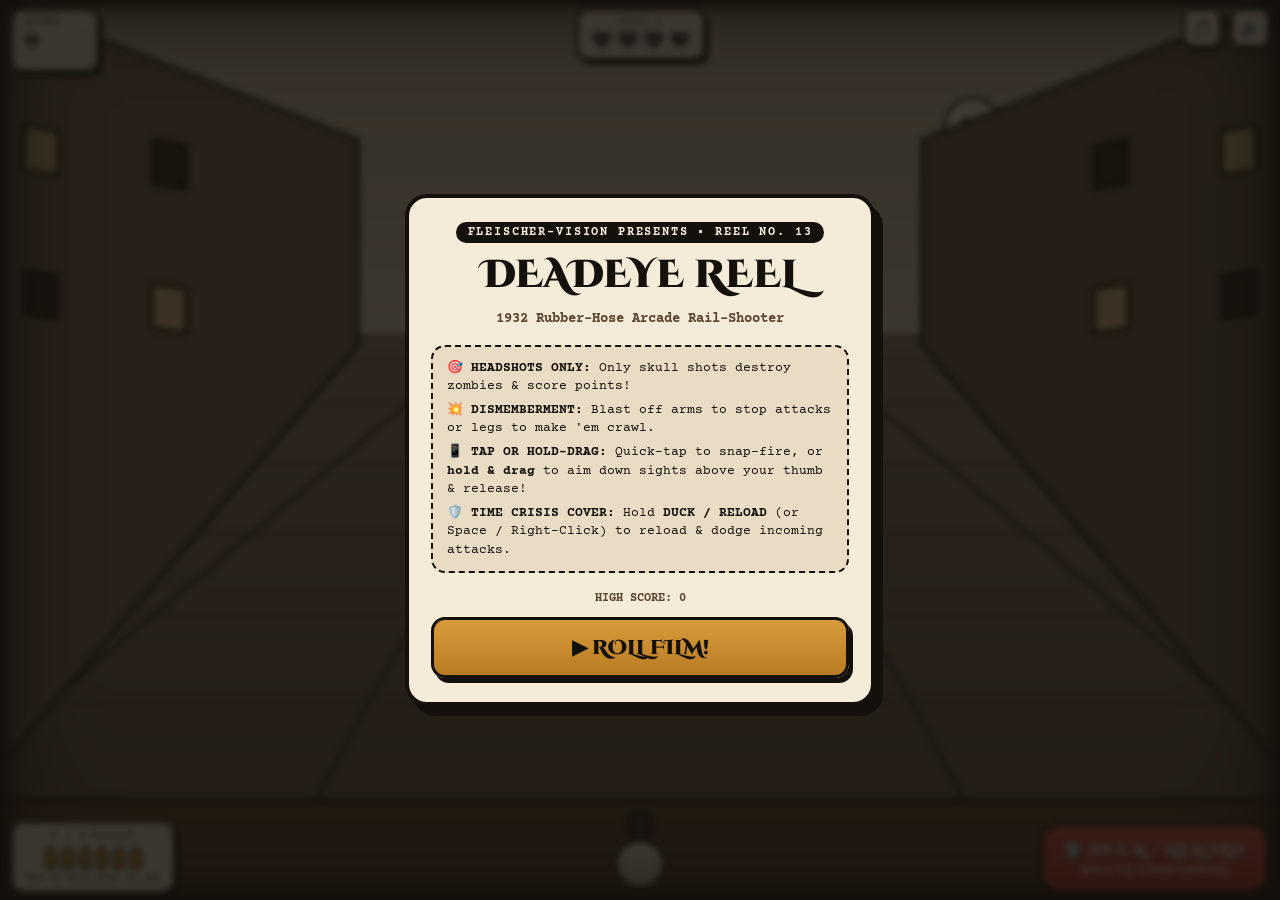
<file: Library/Deadeye Reel - 1932 Cartoon Arcade Shooter.html>
<!DOCTYPE html>
<html lang="en">
<head>
  <meta charset="UTF-8" />
  <meta name="viewport" content="width=device-width, initial-scale=1.0, maximum-scale=1.0, user-scalable=no" />
  <title>Deadeye Reel — 1932 Cartoon Arcade Shooter</title>
  <link rel="preconnect" href="https://fonts.googleapis.com">
  <link rel="preconnect" href="https://fonts.gstatic.com" crossorigin>
  <link href="https://fonts.googleapis.com/css2?family=Cinzel+Decorative:wght@700;900&family=Courier+Prime:ital,wght@0,400;0,700;1,700&display=swap" rel="stylesheet">
  <style>
    :root {
      --parchment: #f4ebd9;
      --sepia-dark: #221a12;
      --sepia-mid: #5a4632;
      --ink: #14100c;
      --crimson: #b5332a;
      --brass: #d4a345;
      --sage: #6c7a5c;
    }

    * {
      box-sizing: border-box;
      user-select: none;
      -webkit-user-select: none;
      -webkit-touch-callout: none;
      touch-action: none;
    }

    html, body {
      margin: 0;
      padding: 0;
      width: 100%;
      height: 100%;
      overflow: hidden;
      background-color: #14100c;
      font-family: 'Courier Prime', monospace;
      color: var(--parchment);
    }

    #game-wrapper {
      position: relative;
      width: 100%;
      height: 100%;
      display: flex;
      align-items: center;
      justify-content: center;
      overflow: hidden;
    }

    canvas#gameCanvas {
      display: block;
      width: 100%;
      height: 100%;
      cursor: crosshair;
    }

    /* Vintage Film Vignette & Border Frame */
    .film-frame {
      position: absolute;
      inset: 0;
      pointer-events: none;
      box-shadow: inset 0 0 85px rgba(10, 7, 4, 0.88), inset 0 0 18px rgba(0, 0, 0, 0.95);
      border: 4px solid #14100c;
      z-index: 5;
    }

    /* HUD Layer */
    #hud {
      position: absolute;
      inset: 0;
      pointer-events: none;
      z-index: 10;
      display: flex;
      flex-direction: column;
      justify-content: space-between;
      padding: env(safe-area-inset-top, 12px) env(safe-area-inset-right, 14px) env(safe-area-inset-bottom, 14px) env(safe-area-inset-left, 14px);
    }

    .hud-top {
      display: flex;
      justify-content: space-between;
      align-items: flex-start;
      gap: 8px;
      padding: 8px 10px;
    }

    .vintage-card {
      background: rgba(244, 235, 217, 0.92);
      color: var(--ink);
      border: 3px solid var(--ink);
      border-radius: 12px;
      padding: 6px 12px;
      box-shadow: 3px 4px 0px var(--ink);
      display: flex;
      flex-direction: column;
      min-width: 90px;
    }

    .vintage-label {
      font-size: 0.65rem;
      font-weight: 700;
      letter-spacing: 0.1em;
      text-transform: uppercase;
      color: var(--sepia-mid);
      line-height: 1.1;
    }

    .vintage-value {
      font-family: 'Cinzel Decorative', serif;
      font-size: 1.25rem;
      font-weight: 900;
      line-height: 1.2;
      color: var(--ink);
    }

    .hearts-row {
      display: flex;
      gap: 4px;
      margin-top: 2px;
      font-size: 1.1rem;
    }

    .hud-controls-top {
      display: flex;
      gap: 8px;
      pointer-events: auto;
    }

    .icon-btn {
      background: var(--parchment);
      color: var(--ink);
      border: 3px solid var(--ink);
      border-radius: 10px;
      width: 40px;
      height: 40px;
      display: flex;
      align-items: center;
      justify-content: center;
      font-weight: 700;
      font-size: 1.05rem;
      box-shadow: 2px 3px 0px var(--ink);
      cursor: pointer;
      transition: transform 0.08s ease;
    }

    .icon-btn:active {
      transform: translate(2px, 2px);
      box-shadow: 0px 1px 0px var(--ink);
    }

    /* Bottom Controls & Cylinder Display */
    .hud-bottom {
      display: flex;
      justify-content: space-between;
      align-items: flex-end;
      padding: 6px 10px;
      gap: 12px;
    }

    .ammo-panel {
      background: rgba(244, 235, 217, 0.94);
      color: var(--ink);
      border: 3px solid var(--ink);
      border-radius: 14px;
      padding: 8px 12px;
      box-shadow: 3px 4px 0px var(--ink);
      display: flex;
      flex-direction: column;
      align-items: center;
      pointer-events: auto;
    }

    .cylinder-visual {
      display: flex;
      gap: 5px;
      margin: 4px 0;
    }

    .bullet-pip {
      width: 12px;
      height: 22px;
      border-radius: 6px 6px 2px 2px;
      border: 2px solid var(--ink);
      background: var(--brass);
      transition: all 0.12s ease;
    }

    .bullet-pip.spent {
      background: #cfc3ae;
      opacity: 0.38;
      transform: translateY(3px);
    }

    /* Ergonomic Thumb Cover / Reload Button */
    #cover-btn {
      pointer-events: auto;
      background: linear-gradient(180deg, #e05246 0%, #b5332a 100%);
      color: #fff8eb;
      border: 4px solid var(--ink);
      border-radius: 20px;
      padding: 14px 20px;
      min-width: 146px;
      min-height: 68px;
      box-shadow: 4px 5px 0px var(--ink);
      display: flex;
      flex-direction: column;
      align-items: center;
      justify-content: center;
      cursor: pointer;
      transition: transform 0.08s ease, background 0.12s ease;
    }

    #cover-btn.active {
      transform: translate(3px, 4px);
      box-shadow: 1px 1px 0px var(--ink);
      background: linear-gradient(180deg, #5d7a52 0%, #3d5435 100%);
    }

    #cover-btn .btn-main {
      font-family: 'Cinzel Decorative', serif;
      font-size: 1.05rem;
      font-weight: 900;
      letter-spacing: 0.04em;
      text-shadow: 1px 2px 0px var(--ink);
    }

    #cover-btn .btn-sub {
      font-size: 0.68rem;
      font-weight: 700;
      opacity: 0.92;
      margin-top: 2px;
      letter-spacing: 0.05em;
    }

    /* Center Action Prompt ("RELOAD!" or "INCOMING!") */
    #action-banner {
      position: absolute;
      top: 22%;
      left: 50%;
      transform: translate(-50%, -50%);
      pointer-events: none;
      z-index: 12;
      text-align: center;
      opacity: 0;
      transition: opacity 0.15s ease, transform 0.15s ease;
    }

    #action-banner.visible {
      opacity: 1;
      transform: translate(-50%, -50%) scale(1.04);
    }

    .action-pill {
      display: inline-block;
      background: var(--crimson);
      color: var(--parchment);
      font-family: 'Cinzel Decorative', serif;
      font-weight: 900;
      font-size: clamp(1.1rem, 3.6vw, 1.75rem);
      padding: 8px 20px;
      border: 3px solid var(--ink);
      border-radius: 999px;
      box-shadow: 4px 5px 0px var(--ink);
      letter-spacing: 0.06em;
      animation: wobblePill 0.45s infinite alternate ease-in-out;
    }

    @keyframes wobblePill {
      from { transform: rotate(-2deg) scale(0.98); }
      to { transform: rotate(2deg) scale(1.03); }
    }

    /* Overlay Screens (Title & Game Over) */
    .overlay-screen {
      position: absolute;
      inset: 0;
      z-index: 25;
      background: rgba(20, 16, 12, 0.82);
      backdrop-filter: blur(3px);
      display: flex;
      align-items: center;
      justify-content: center;
      padding: 18px;
      pointer-events: auto;
    }

    .overlay-screen.hidden {
      display: none;
    }

    .title-card {
      background: var(--parchment);
      color: var(--ink);
      border: 4px solid var(--ink);
      border-radius: 22px;
      box-shadow: 8px 10px 0px var(--ink);
      max-width: 470px;
      width: 100%;
      padding: 24px 22px;
      text-align: center;
      position: relative;
    }

    .reel-badge {
      display: inline-block;
      background: var(--ink);
      color: var(--parchment);
      font-size: 0.72rem;
      font-weight: 700;
      letter-spacing: 0.16em;
      padding: 4px 12px;
      border-radius: 999px;
      margin-bottom: 8px;
    }

    .game-title {
      font-family: 'Cinzel Decorative', serif;
      font-size: clamp(1.75rem, 6vw, 2.45rem);
      font-weight: 900;
      line-height: 1.05;
      margin: 4px 0 8px;
      color: var(--ink);
    }

    .subtitle {
      font-size: 0.86rem;
      color: var(--sepia-mid);
      margin-bottom: 16px;
      line-height: 1.4;
      font-weight: 700;
    }

    .rules-box {
      background: #e9dcc4;
      border: 2px dashed var(--ink);
      border-radius: 14px;
      padding: 12px 14px;
      text-align: left;
      font-size: 0.8rem;
      line-height: 1.45;
      margin-bottom: 18px;
    }

    .rules-box div {
      margin-bottom: 5px;
    }

    .rules-box div:last-child {
      margin-bottom: 0;
    }

    .primary-btn {
      width: 100%;
      background: linear-gradient(180deg, #d89b3c 0%, #b87b22 100%);
      color: var(--ink);
      font-family: 'Cinzel Decorative', serif;
      font-size: 1.25rem;
      font-weight: 900;
      padding: 14px 20px;
      border: 3px solid var(--ink);
      border-radius: 14px;
      box-shadow: 4px 5px 0px var(--ink);
      cursor: pointer;
      transition: transform 0.08s ease;
    }

    .primary-btn:active {
      transform: translate(3px, 4px);
      box-shadow: 1px 1px 0px var(--ink);
    }

    .stats-grid {
      display: grid;
      grid-template-columns: repeat(2, 1fr);
      gap: 10px;
      margin: 14px 0 18px;
    }

    .stat-cell {
      background: #e9dcc4;
      border: 2px solid var(--ink);
      border-radius: 10px;
      padding: 8px;
    }

    @media (max-width: 480px) {
      .vintage-card {
        padding: 5px 9px;
        min-width: 74px;
      }
      .vintage-value {
        font-size: 1.05rem;
      }
      #cover-btn {
        min-width: 132px;
        min-height: 64px;
        padding: 12px 14px;
      }
    }
  </style>
</head>
<body>
  <div id="game-wrapper">
    <canvas id="gameCanvas"></canvas>
    <div class="film-frame"></div>

    <!-- HUD Layer -->
    <div id="hud">
      <div class="hud-top">
        <div class="vintage-card">
          <span class="vintage-label">Score</span>
          <span class="vintage-value" id="hud-score">0</span>
          <span class="vintage-label" id="hud-combo" style="color:#b5332a; min-height:12px;"></span>
        </div>

        <div class="vintage-card" style="align-items:center;">
          <span class="vintage-label" id="hud-wave">WAVE 1</span>
          <div class="hearts-row" id="hud-hearts" title="Health">
            <span>🖤</span><span>🖤</span><span>🖤</span><span>🖤</span>
          </div>
        </div>

        <div class="hud-controls-top">
          <button class="icon-btn" id="music-toggle" title="Toggle Ragtime Music">🎵</button>
          <button class="icon-btn" id="sound-toggle" title="Toggle Sound FX">🔊</button>
        </div>
      </div>

      <!-- Center Warning / Reload Prompt -->
      <div id="action-banner">
        <div class="action-pill" id="action-banner-text">RELOAD!</div>
      </div>

      <div class="hud-bottom">
        <div class="ammo-panel" id="ammo-panel">
          <span class="vintage-label" id="ammo-label">6 / 6 ROUNDS</span>
          <div class="cylinder-visual" id="cylinder-visual">
            <div class="bullet-pip"></div>
            <div class="bullet-pip"></div>
            <div class="bullet-pip"></div>
            <div class="bullet-pip"></div>
            <div class="bullet-pip"></div>
            <div class="bullet-pip"></div>
          </div>
          <span class="vintage-label" style="font-size:0.58rem;">TAP OR HOLD-DRAG TO AIM</span>
        </div>

        <button id="cover-btn" aria-label="Duck and Reload">
          <span class="btn-main">🛡️ DUCK / RELOAD</span>
          <span class="btn-sub">HOLD TO COVER (SPACE)</span>
        </button>
      </div>
    </div>

    <!-- Start Title Card -->
    <div class="overlay-screen" id="start-screen">
      <div class="title-card">
        <div class="reel-badge">FLEISCHER-VISION PRESENTS • REEL NO. 13</div>
        <h1 class="game-title">DEADEYE REEL</h1>
        <p class="subtitle">1932 Rubber-Hose Arcade Rail-Shooter</p>

        <div class="rules-box">
          <div>🎯 <strong>HEADSHOTS ONLY:</strong> Only skull shots destroy zombies &amp; score points!</div>
          <div>💥 <strong>DISMEMBERMENT:</strong> Blast off arms to stop attacks or legs to make 'em crawl.</div>
          <div>📱 <strong>TAP OR HOLD-DRAG:</strong> Quick-tap to snap-fire, or <strong>hold &amp; drag</strong> to aim down sights above your thumb &amp; release!</div>
          <div>🛡️ <strong>TIME CRISIS COVER:</strong> Hold <strong>DUCK / RELOAD</strong> (or Space / Right-Click) to reload &amp; dodge incoming attacks.</div>
        </div>

        <div style="font-size:0.78rem; font-weight:700; margin-bottom:12px; color:#5a4632;">
          HIGH SCORE: <span id="start-highscore">0</span>
        </div>

        <button class="primary-btn" id="start-btn">▶ ROLL FILM!</button>
      </div>
    </div>

    <!-- Game Over Card -->
    <div class="overlay-screen hidden" id="gameover-screen">
      <div class="title-card">
        <div class="reel-badge" style="background:#b5332a;">THE END • REEL SNAPPED</div>
        <h1 class="game-title">CURTAINS!</h1>
        <p class="subtitle" id="gameover-reason">The cartoon horde overran your barricade!</p>

        <div class="stats-grid">
          <div class="stat-cell">
            <div class="vintage-label">Final Score</div>
            <div class="vintage-value" id="final-score">0</div>
          </div>
          <div class="stat-cell">
            <div class="vintage-label">High Score</div>
            <div class="vintage-value" id="final-highscore">0</div>
          </div>
          <div class="stat-cell">
            <div class="vintage-label">Wave Reached</div>
            <div class="vintage-value" id="final-wave">1</div>
          </div>
          <div class="stat-cell">
            <div class="vintage-label">Headshot Acc.</div>
            <div class="vintage-value" id="final-accuracy">0%</div>
          </div>
        </div>

        <button class="primary-btn" id="restart-btn">↻ PLAY AGAIN</button>
      </div>
    </div>
  </div>

  <script>
    /**
     * DEADEYE REEL (1932 Rubber-Hose Arcade Rail-Shooter)
     * Single-file HTML5 Canvas game featuring:
     * - Time Crisis cover/reload & enemy telegraph mechanics
     * - Modular limb dismemberment (left/right arms, legs, headshots-only kills)
     * - Mobile-friendly tap-to-shoot + touch-hold-drag ADS reticle with thumb offset
     * - Procedural Web Audio API sound effects & optional vintage ragtime synth loop
     */

    (() => {
      // =========================================================================
      // 1. WEB AUDIO SYNTHESIZER (SFX & VINTAGE RAGTIME PIANO LOOP)
      // =========================================================================
      class RetroAudioEngine {
        constructor() {
          this.ctx = null;
          this.sfxEnabled = true;
          this.musicEnabled = true;
          this.musicTimer = null;
          this.step = 0;
        }

        init() {
          if (!this.ctx) {
            const AudioCtx = window.AudioContext || window.webkitAudioContext;
            this.ctx = new AudioCtx();
          }
          if (this.ctx.state === 'suspended') {
            this.ctx.resume();
          }
        }

        playGunshot() {
          if (!this.sfxEnabled) return;
          this.init();
          const now = this.ctx.currentTime;

          // Punchy revolver crack (noise burst + low thump)
          const bufferSize = this.ctx.sampleRate * 0.16;
          const buffer = this.ctx.createBuffer(1, bufferSize, this.ctx.sampleRate);
          const data = buffer.getChannelData(0);
          for (let i = 0; i < bufferSize; i++) {
            data[i] = (Math.random() * 2 - 1) * Math.exp(-i / (this.ctx.sampleRate * 0.032));
          }
          const noise = this.ctx.createBufferSource();
          noise.buffer = buffer;

          const filter = this.ctx.createBiquadFilter();
          filter.type = 'bandpass';
          filter.frequency.setValueAtTime(1150, now);
          filter.Q.value = 0.9;

          const gain = this.ctx.createGain();
          gain.gain.setValueAtTime(0.65, now);
          gain.gain.exponentialRampToValueAtTime(0.01, now + 0.16);

          noise.connect(filter);
          filter.connect(gain);
          gain.connect(this.ctx.destination);
          noise.start(now);

          // Low punch oscillator
          const osc = this.ctx.createOscillator();
          const oscGain = this.ctx.createGain();
          osc.type = 'triangle';
          osc.frequency.setValueAtTime(185, now);
          osc.frequency.exponentialRampToValueAtTime(42, now + 0.11);
          oscGain.gain.setValueAtTime(0.55, now);
          oscGain.gain.exponentialRampToValueAtTime(0.01, now + 0.11);
          osc.connect(oscGain);
          oscGain.connect(this.ctx.destination);
          osc.start(now);
          osc.stop(now + 0.12);
        }

        playDryFire() {
          if (!this.sfxEnabled) return;
          this.init();
          const now = this.ctx.currentTime;
          const osc = this.ctx.createOscillator();
          const gain = this.ctx.createGain();
          osc.type = 'square';
          osc.frequency.setValueAtTime(950, now);
          osc.frequency.exponentialRampToValueAtTime(420, now + 0.035);
          gain.gain.setValueAtTime(0.25, now);
          gain.gain.exponentialRampToValueAtTime(0.01, now + 0.035);
          osc.connect(gain);
          gain.connect(this.ctx.destination);
          osc.start(now);
          osc.stop(now + 0.04);
        }

        playReload() {
          if (!this.sfxEnabled) return;
          this.init();
          const now = this.ctx.currentTime;
          // Metallic cylinder spin & snap
          [0, 0.06, 0.12, 0.22].forEach((offset, idx) => {
            const osc = this.ctx.createOscillator();
            const gain = this.ctx.createGain();
            osc.type = idx === 3 ? 'triangle' : 'sine';
            osc.frequency.setValueAtTime(idx === 3 ? 680 : 1200 + idx * 180, now + offset);
            osc.frequency.exponentialRampToValueAtTime(idx === 3 ? 280 : 500, now + offset + 0.045);
            gain.gain.setValueAtTime(0.22, now + offset);
            gain.gain.exponentialRampToValueAtTime(0.005, now + offset + 0.05);
            osc.connect(gain);
            gain.connect(this.ctx.destination);
            osc.start(now + offset);
            osc.stop(now + offset + 0.055);
          });
        }

        playHeadshotDing() {
          if (!this.sfxEnabled) return;
          this.init();
          const now = this.ctx.currentTime;
          // Classic arcade cash-register bell "DING!"
          [1567.98, 2349.32].forEach((freq, idx) => {
            const osc = this.ctx.createOscillator();
            const gain = this.ctx.createGain();
            osc.type = 'sine';
            osc.frequency.setValueAtTime(freq, now);
            gain.gain.setValueAtTime(idx === 0 ? 0.34 : 0.18, now);
            gain.gain.exponentialRampToValueAtTime(0.001, now + 0.55);
            osc.connect(gain);
            gain.connect(this.ctx.destination);
            osc.start(now);
            osc.stop(now + 0.56);
          });
        }

        playLimbPop() {
          if (!this.sfxEnabled) return;
          this.init();
          const now = this.ctx.currentTime;
          // Rubber-hose cartoon "BOING-POP!"
          const osc = this.ctx.createOscillator();
          const gain = this.ctx.createGain();
          osc.type = 'sine';
          osc.frequency.setValueAtTime(210, now);
          osc.frequency.exponentialRampToValueAtTime(640, now + 0.09);
          osc.frequency.exponentialRampToValueAtTime(160, now + 0.22);
          gain.gain.setValueAtTime(0.32, now);
          gain.gain.exponentialRampToValueAtTime(0.005, now + 0.23);
          osc.connect(gain);
          gain.connect(this.ctx.destination);
          osc.start(now);
          osc.stop(now + 0.24);
        }

        playDamage() {
          if (!this.sfxEnabled) return;
          this.init();
          const now = this.ctx.currentTime;
          const osc = this.ctx.createOscillator();
          const gain = this.ctx.createGain();
          osc.type = 'sawtooth';
          osc.frequency.setValueAtTime(145, now);
          osc.frequency.linearRampToValueAtTime(55, now + 0.28);
          gain.gain.setValueAtTime(0.4, now);
          gain.gain.exponentialRampToValueAtTime(0.01, now + 0.29);
          osc.connect(gain);
          gain.connect(this.ctx.destination);
          osc.start(now);
          osc.stop(now + 0.3);
        }

        playDeflect() {
          if (!this.sfxEnabled) return;
          this.init();
          const now = this.ctx.currentTime;
          const osc = this.ctx.createOscillator();
          const gain = this.ctx.createGain();
          osc.type = 'triangle';
          osc.frequency.setValueAtTime(320, now);
          osc.frequency.exponentialRampToValueAtTime(140, now + 0.12);
          gain.gain.setValueAtTime(0.28, now);
          gain.gain.exponentialRampToValueAtTime(0.01, now + 0.13);
          osc.connect(gain);
          gain.connect(this.ctx.destination);
          osc.start(now);
          osc.stop(now + 0.14);
        }

        startMusic() {
          if (this.musicTimer) return;
          // Spooky minor-key 1930s ragtime stride pattern
          const bassNotes = [110, 164.81, 130.81, 164.81, 110, 164.81, 146.83, 155.56];
          const leadNotes = [440, 0, 523.25, 493.88, 440, 392.0, 329.63, 392.0, 440, 523.25, 659.25, 587.33, 523.25, 493.88, 440, 0];

          this.musicTimer = setInterval(() => {
            if (!this.musicEnabled || !this.ctx || this.ctx.state !== 'running') return;
            const now = this.ctx.currentTime;

            // Stride bass
            const bassFreq = bassNotes[this.step % bassNotes.length];
            if (bassFreq) {
              const bOsc = this.ctx.createOscillator();
              const bGain = this.ctx.createGain();
              bOsc.type = 'triangle';
              bOsc.frequency.setValueAtTime(bassFreq, now);
              bGain.gain.setValueAtTime(0.06, now);
              bGain.gain.exponentialRampToValueAtTime(0.002, now + 0.18);
              bOsc.connect(bGain);
              bGain.connect(this.ctx.destination);
              bOsc.start(now);
              bOsc.stop(now + 0.19);
            }

            // Honky-tonk detuned lead
            const leadFreq = leadNotes[this.step % leadNotes.length];
            if (leadFreq) {
              [-3, 4].forEach(detune => {
                const lOsc = this.ctx.createOscillator();
                const lGain = this.ctx.createGain();
                lOsc.type = 'sine';
                lOsc.frequency.setValueAtTime(leadFreq + detune, now);
                lGain.gain.setValueAtTime(0.032, now);
                lGain.gain.exponentialRampToValueAtTime(0.002, now + 0.16);
                lOsc.connect(lGain);
                lGain.connect(this.ctx.destination);
                lOsc.start(now);
                lOsc.stop(now + 0.17);
              });
            }

            this.step++;
          }, 215);
        }

        stopMusic() {
          if (this.musicTimer) {
            clearInterval(this.musicTimer);
            this.musicTimer = null;
          }
        }
      }

      const audio = new RetroAudioEngine();

      // =========================================================================
      // 2. GAME STATE & CONFIGURATION
      // =========================================================================
      const canvas = document.getElementById('gameCanvas');
      const ctx = canvas.getContext('2d');

      const MAX_AMMO = 6;
      const MAX_HEALTH = 4;
      const HIGHSCORE_KEY = 'deadeye_reel_1932_highscore';

      const state = {
        mode: 'START', // 'START' | 'PLAYING' | 'GAMEOVER'
        width: 800,
        height: 600,
        dpr: 1,
        time: 0,
        lastFrame: 0,

        // Player stats
        score: 0,
        highScore: parseInt(localStorage.getItem(HIGHSCORE_KEY) || '0', 10),
        combo: 0,
        shotsFired: 0,
        headshotsLanded: 0,
        ammo: MAX_AMMO,
        health: MAX_HEALTH,

        // Cover / Time Crisis state
        isCovering: false,
        coverLerp: 0, // 0 = standing, 1 = fully behind barricade
        reloadTimer: 0,

        // Aiming / Touch ADS state
        pointerActive: false,
        pointerId: null,
        pointerStartX: 0,
        pointerStartY: 0,
        pointerX: 0,
        pointerY: 0,
        aimX: 0,
        aimY: 0,
        isADS: false,
        holdDuration: 0,
        isTouchInput: false,

        // Wave progression
        wave: 1,
        zombiesToSpawn: 0,
        spawnTimer: 0,
        waveBannerTimer: 0,
        waveBannerText: '',

        // Visual FX
        screenShake: 0,
        muzzleFlash: 0,
        damageFlash: 0,
        lastShotLine: null,

        // Entities
        zombies: [],
        projectiles: [],
        severedLimbs: [],
        particles: [],
        floatingTexts: []
      };

      // =========================================================================
      // 3. DOM REFERENCES & HUD SYNC
      // =========================================================================
      const hudScore = document.getElementById('hud-score');
      const hudCombo = document.getElementById('hud-combo');
      const hudWave = document.getElementById('hud-wave');
      const hudHearts = document.getElementById('hud-hearts');
      const ammoLabel = document.getElementById('ammo-label');
      const cylinderVisual = document.getElementById('cylinder-visual');
      const coverBtn = document.getElementById('cover-btn');
      const actionBanner = document.getElementById('action-banner');
      const actionBannerText = document.getElementById('action-banner-text');

      const startScreen = document.getElementById('start-screen');
      const gameoverScreen = document.getElementById('gameover-screen');
      const startHighscore = document.getElementById('start-highscore');

      startHighscore.textContent = state.highScore.toLocaleString();

      function updateHUD() {
        hudScore.textContent = state.score.toLocaleString();
        hudWave.textContent = `WAVE ${state.wave}`;

        if (state.combo > 1) {
          hudCombo.textContent = `${state.combo}x HEADSHOT STREAK!`;
        } else {
          hudCombo.textContent = '';
        }

        // Hearts
        let heartsHTML = '';
        for (let i = 0; i < MAX_HEALTH; i++) {
          heartsHTML += i < state.health ? '<span>🖤</span>' : '<span style="opacity:0.25">🤍</span>';
        }
        hudHearts.innerHTML = heartsHTML;

        // Ammo cylinder pips
        ammoLabel.textContent = state.isCovering && state.ammo < MAX_AMMO
          ? 'RELOADING...'
          : `${state.ammo} / ${MAX_AMMO} ROUNDS`;

        const pips = cylinderVisual.children;
        for (let i = 0; i < MAX_AMMO; i++) {
          if (i < state.ammo) {
            pips[i].classList.remove('spent');
          } else {
            pips[i].classList.add('spent');
          }
        }

        // Action prompt ("INCOMING!" or "RELOAD!")
        const incomingThreat = state.projectiles.some(p => p.progress > 0.45) ||
          state.zombies.some(z => z.alive && z.z > 0.86 && z.attackWindup > 0.45);

        if (state.mode === 'PLAYING' && !state.isCovering) {
          if (incomingThreat) {
            actionBannerText.textContent = '⚠️ DUCK! INCOMING!';
            actionBannerText.style.background = '#b5332a';
            actionBanner.classList.add('visible');
          } else if (state.ammo === 0) {
            actionBannerText.textContent = '🔄 HOLD DUCK TO RELOAD!';
            actionBannerText.style.background = '#c27d22';
            actionBanner.classList.add('visible');
          } else {
            actionBanner.classList.remove('visible');
          }
        } else {
          actionBanner.classList.remove('visible');
        }
      }

      // =========================================================================
      // 4. RESPONSIVE CANVAS RESIZING
      // =========================================================================
      function resizeCanvas() {
        const rect = canvas.parentElement.getBoundingClientRect();
        state.dpr = Math.min(window.devicePixelRatio || 1, 2);
        state.width = rect.width;
        state.height = rect.height;
        canvas.width = Math.floor(state.width * state.dpr);
        canvas.height = Math.floor(state.height * state.dpr);
        ctx.setTransform(state.dpr, 0, 0, state.dpr, 0, 0);
      }

      window.addEventListener('resize', resizeCanvas);
      resizeCanvas();

      // =========================================================================
      // 5. ZOMBIE ARCHETYPES & SPAWNING
      // =========================================================================
      const ZOMBIE_TYPES = {
        GENT: {
          name: 'Dapper Ghoul',
          scaleW: 1.0,
          scaleH: 1.0,
          speed: 0.068,
          points: 100,
          hat: 'tophat',
          coatColor: '#3a342e',
          skinColor: '#cfd3be',
          canThrow: true
        },
        FLAPPER: {
          name: 'Flapper Banshee',
          scaleW: 0.92,
          scaleH: 0.96,
          speed: 0.088,
          points: 125,
          hat: 'cloche',
          coatColor: '#7c4c47',
          skinColor: '#d9d5c5',
          canThrow: false
        },
        BUTCHER: {
          name: 'Heavy Butcher',
          scaleW: 1.28,
          scaleH: 1.08,
          speed: 0.052,
          points: 150,
          hat: 'boater',
          coatColor: '#5c6654',
          skinColor: '#c3c9b4',
          canThrow: true
        },
        CRAWLER: {
          name: 'Alley Crawler',
          scaleW: 0.98,
          scaleH: 0.82,
          speed: 0.078,
          points: 120,
          hat: 'none',
          coatColor: '#4a4238',
          skinColor: '#cbcbb8',
          startLegless: true,
          canThrow: false
        }
      };

      function startWave(waveNum) {
        state.wave = waveNum;
        state.zombiesToSpawn = 4 + waveNum * 2;
        state.spawnTimer = 0.6;
        state.waveBannerText = `WAVE ${waveNum}`;
        state.waveBannerTimer = 2.2;
        updateHUD();
      }

      function spawnZombie() {
        const pool = ['GENT'];
        if (state.wave >= 1) pool.push('FLAPPER');
        if (state.wave >= 2) pool.push('BUTCHER');
        if (state.wave >= 3) pool.push('CRAWLER');

        const typeKey = pool[Math.floor(Math.random() * pool.length)];
        const cfg = ZOMBIE_TYPES[typeKey];

        // Lane spread from -0.78 to +0.78 across the street
        const laneX = (Math.random() * 1.52) - 0.76;
        const speedBoost = 1 + (state.wave - 1) * 0.06;

        state.zombies.push({
          id: Math.random(),
          type: typeKey,
          cfg,
          laneX,
          z: 0.04, // Depth: 0.0 = far horizon, 1.0 = right at player barricade
          baseSpeed: cfg.speed * speedBoost,
          walkPhase: Math.random() * Math.PI * 2,
          alive: true,
          deathTimer: 0,

          // Modular limbs
          hasHead: true,
          hasLeftArm: true,
          hasRightArm: true,
          hasLegs: !cfg.startLegless,
          hasHat: cfg.hat !== 'none',

          // Animation & combat timers
          staggerTimer: 0,
          attackWindup: 0,
          throwCooldown: 2.5 + Math.random() * 3.0,
          hitboxes: null // Computed every frame during projection
        });
      }

      // =========================================================================
      // 6. PERSPECTIVE PROJECTION & HITBOX CALCULATION
      // =========================================================================
      function projectZombie(zObj) {
        const horizonY = state.height * 0.37;
        const groundY = state.height * 0.90;

        // Perspective curve so distant zombies look small and accelerate naturally as they near
        const persp = Math.pow(zObj.z, 1.28);
        const scale = 0.22 + persp * 1.15;

        const spreadHalfW = state.width * (0.14 + persp * 0.34);
        const screenX = (state.width * 0.5) + zObj.laneX * spreadHalfW;
        const footY = horizonY + persp * (groundY - horizonY);

        const bodyW = 54 * scale * zObj.cfg.scaleW;
        const legH = zObj.hasLegs ? (58 * scale * zObj.cfg.scaleH) : (12 * scale);
        const torsoH = 62 * scale * zObj.cfg.scaleH;
        const headR = 25 * scale;

        const bounce = zObj.alive
          ? Math.abs(Math.sin(zObj.walkPhase)) * (zObj.hasLegs ? 8 * scale : 4 * scale)
          : 0;
        const sway = zObj.alive
          ? Math.sin(zObj.walkPhase * 0.5) * 6 * scale
          : 0;

        const hipY = footY - legH + bounce;
        const shoulderY = hipY - torsoH;
        const headCenterY = shoulderY - headR * 0.85;
        const headCenterX = screenX + sway * 1.15;

        // Generous arcade hitboxes for responsive mobile tapping
        const pad = Math.max(6, 10 * scale);
        zObj.hitboxes = {
          scale,
          screenX,
          footY,
          hipY,
          shoulderY,
          sway,
          head: {
            x: headCenterX,
            y: headCenterY,
            r: headR * 1.24 + pad * 0.45
          },
          torso: {
            x: screenX - bodyW * 0.52,
            y: shoulderY,
            w: bodyW * 1.04,
            h: torsoH
          },
          leftArm: {
            x: screenX - bodyW * 0.95 - pad * 0.4,
            y: shoulderY - 4 * scale,
            w: bodyW * 0.52 + pad * 0.4,
            h: torsoH * 0.92
          },
          rightArm: {
            x: screenX + bodyW * 0.43,
            y: shoulderY - 4 * scale,
            w: bodyW * 0.52 + pad * 0.4,
            h: torsoH * 0.92
          },
          legs: {
            x: screenX - bodyW * 0.5,
            y: hipY,
            w: bodyW,
            h: legH
          }
        };
      }

      // =========================================================================
      // 7. SHOOTING, DISMEMBERMENT & COVER MECHANICS
      // =========================================================================
      function setCover(covering) {
        if (state.mode !== 'PLAYING') return;
        if (state.isCovering === covering) return;

        state.isCovering = covering;
        if (covering) {
          coverBtn.classList.add('active');
          state.reloadTimer = 0.35; // Quick Time-Crisis snap reload!
          // Cancel active ADS if player ducks into cover
          state.pointerActive = false;
          state.isADS = false;
        } else {
          coverBtn.classList.remove('active');
        }
        updateHUD();
      }

      function spawnParticles(x, y, color, count = 12, speedScale = 1) {
        for (let i = 0; i < count; i++) {
          const angle = Math.random() * Math.PI * 2;
          const speed = (60 + Math.random() * 210) * speedScale;
          state.particles.push({
            x,
            y,
            vx: Math.cos(angle) * speed,
            vy: Math.sin(angle) * speed - 60,
            radius: 3 + Math.random() * 6,
            color,
            life: 0.35 + Math.random() * 0.35,
            maxLife: 0.7
          });
        }
      }

      function spawnSeveredLimb(x, y, limbType, scale, skinColor, coatColor) {
        const dir = limbType === 'LEFT_ARM' ? -1 : (limbType === 'RIGHT_ARM' ? 1 : (Math.random() < 0.5 ? -1 : 1));
        state.severedLimbs.push({
          x,
          y,
          vx: dir * (130 + Math.random() * 140),
          vy: -220 - Math.random() * 140,
          rot: 0,
          vRot: dir * (7 + Math.random() * 6),
          limbType,
          scale,
          skinColor,
          coatColor,
          life: 1.35
        });
      }

      function spawnFloatingText(x, y, text, color = '#14100c', size = 20) {
        state.floatingTexts.push({
          x,
          y,
          vy: -65,
          text,
          color,
          size,
          life: 0.95,
          maxLife: 0.95
        });
      }

      function pointInRect(px, py, r) {
        return px >= r.x && px <= r.x + r.w && py >= r.y && py <= r.y + r.h;
      }

      function fireShot(x, y) {
        if (state.mode !== 'PLAYING') return;

        // Cannot shoot while ducked behind cover
        if (state.isCovering) {
          spawnFloatingText(x, y - 16, 'POP UP TO SHOOT!', '#b5332a', 16);
          return;
        }

        if (state.ammo <= 0) {
          audio.playDryFire();
          spawnFloatingText(x, y - 16, '*CLICK* RELOAD!', '#b5332a', 18);
          updateHUD();
          return;
        }

        // Consume bullet & trigger feedback
        state.ammo--;
        state.shotsFired++;
        state.muzzleFlash = 0.09;
        state.screenShake = Math.max(state.screenShake, 7);
        state.lastShotLine = { x, y, life: 0.12 };
        audio.playGunshot();

        // Check incoming projectiles first (can shoot thrown bottles/bones out of the air!)
        for (let i = state.projectiles.length - 1; i >= 0; i--) {
          const p = state.projectiles[i];
          const dist = Math.hypot(x - p.screenX, y - p.screenY);
          if (dist <= p.radius + 18) {
            audio.playLimbPop();
            spawnParticles(p.screenX, p.screenY, '#f4ebd9', 14, 1.1);
            spawnFloatingText(p.screenX, p.screenY - 12, 'DEFLECTED! +25', '#d4a345', 18);
            state.score += 25;
            state.projectiles.splice(i, 1);
            updateHUD();
            return;
          }
        }

        // Sort zombies front-to-back (highest z first) so foreground enemies block background ones
        const sortedZombies = [...state.zombies]
          .filter(z => z.alive && z.hitboxes)
          .sort((a, b) => b.z - a.z);

        let hitSomething = false;

        for (const z of sortedZombies) {
          const hb = z.hitboxes;

          // 1. CHECK HEADSHOT FIRST (ONLY HEADSHOTS KILL & SCORE!)
          const headDist = Math.hypot(x - hb.head.x, y - hb.head.y);
          if (z.hasHead && headDist <= hb.head.r) {
            hitSomething = true;
            z.hasHead = false;
            z.alive = false;
            z.deathTimer = 0.85;

            state.headshotsLanded++;
            state.combo++;
            const bonus = (state.combo - 1) * 25;
            const totalPts = z.cfg.points + bonus;
            state.score += totalPts;

            if (state.score > state.highScore) {
              state.highScore = state.score;
              localStorage.setItem(HIGHSCORE_KEY, String(state.highScore));
            }

            audio.playHeadshotDing();
            spawnParticles(hb.head.x, hb.head.y, '#14100c', 18, 1.25);
            spawnParticles(hb.head.x, hb.head.y, '#f4ebd9', 12, 1.0);
            spawnSeveredLimb(hb.head.x, hb.head.y, 'HEAD', hb.scale, z.cfg.skinColor, z.cfg.coatColor);

            const label = state.combo > 1
              ? `+${totalPts} HEADSHOT (${state.combo}x)!`
              : `+${totalPts} HEADSHOT!`;
            spawnFloatingText(hb.head.x, hb.head.y - 24, label, '#b5332a', 21);
            break;
          }

          // 2. CHECK LEFT ARM DISMEMBERMENT
          if (z.hasLeftArm && pointInRect(x, y, hb.leftArm)) {
            hitSomething = true;
            z.hasLeftArm = false;
            z.staggerTimer = 0.45;
            z.attackWindup = 0;
            audio.playLimbPop();
            spawnParticles(hb.leftArm.x + hb.leftArm.w * 0.5, hb.leftArm.y + 14, '#14100c', 12);
            spawnSeveredLimb(hb.leftArm.x + hb.leftArm.w * 0.5, hb.leftArm.y + 14, 'LEFT_ARM', hb.scale, z.cfg.skinColor, z.cfg.coatColor);
            spawnFloatingText(hb.leftArm.x, hb.leftArm.y - 10, 'ARM BLOWN OFF! (0 PTS)', '#5a4632', 15);
            break;
          }

          // 3. CHECK RIGHT ARM DISMEMBERMENT
          if (z.hasRightArm && pointInRect(x, y, hb.rightArm)) {
            hitSomething = true;
            z.hasRightArm = false;
            z.staggerTimer = 0.45;
            z.attackWindup = 0;
            audio.playLimbPop();
            spawnParticles(hb.rightArm.x + hb.rightArm.w * 0.5, hb.rightArm.y + 14, '#14100c', 12);
            spawnSeveredLimb(hb.rightArm.x + hb.rightArm.w * 0.5, hb.rightArm.y + 14, 'RIGHT_ARM', hb.scale, z.cfg.skinColor, z.cfg.coatColor);
            spawnFloatingText(hb.rightArm.x + 20, hb.rightArm.y - 10, 'ARM BLOWN OFF! (0 PTS)', '#5a4632', 15);
            break;
          }

          // 4. CHECK LEGS DISMEMBERMENT (MAKES ZOMBIE CRAWL!)
          if (z.hasLegs && pointInRect(x, y, hb.legs)) {
            hitSomething = true;
            z.hasLegs = false;
            z.staggerTimer = 0.55;
            audio.playLimbPop();
            spawnParticles(hb.screenX, hb.hipY + 12, '#14100c', 14);
            spawnSeveredLimb(hb.screenX - 10, hb.hipY + 12, 'LEG', hb.scale, z.cfg.skinColor, z.cfg.coatColor);
            spawnSeveredLimb(hb.screenX + 10, hb.hipY + 12, 'LEG', hb.scale, z.cfg.skinColor, z.cfg.coatColor);
            spawnFloatingText(hb.screenX, hb.hipY - 10, 'LEGS SEVERED! CRAWLING!', '#5a4632', 15);
            break;
          }

          // 5. CHECK TORSO BODY SHOT (STAGGERS ONLY, NO KILL / NO POINTS)
          if (pointInRect(x, y, hb.torso)) {
            hitSomething = true;
            z.staggerTimer = 0.35;
            z.z = Math.max(0.04, z.z - 0.025);
            audio.playDeflect();
            spawnParticles(x, y, '#f4ebd9', 8, 0.7);
            spawnFloatingText(x, y - 16, 'BODY SHOT — AIM FOR HEAD!', '#5a4632', 15);
            break;
          }
        }

        if (!hitSomething) {
          state.combo = 0;
          spawnParticles(x, y, '#d8ccb8', 6, 0.55);
        }

        updateHUD();
      }

      // =========================================================================
      // 8. MOBILE TAP & DRAG ADS + DESKTOP INPUT HANDLERS
      // =========================================================================
      const HOLD_THRESHOLD = 0.14; // Seconds before touch/click transitions into ADS precision drag

      function computeAimPosition(clientX, clientY, isTouch) {
        const rect = canvas.getBoundingClientRect();
        const px = clientX - rect.left;
        const py = clientY - rect.top;

        // On touchscreens, offset the ADS reticle slightly ABOVE the finger so the thumb never obscures a zombie's head
        const touchOffsetY = (isTouch && state.isADS) ? -Math.min(72, state.height * 0.11) : 0;
        return {
          px,
          py,
          ax: Math.max(16, Math.min(state.width - 16, px)),
          ay: Math.max(24, Math.min(state.height - 24, py + touchOffsetY))
        };
      }

      canvas.addEventListener('pointerdown', (e) => {
        if (state.mode !== 'PLAYING') return;
        // Right-click on desktop toggles cover
        if (e.button === 2) {
          setCover(true);
          return;
        }
        if (e.button !== 0 && e.pointerType === 'mouse') return;

        audio.init();
        canvas.setPointerCapture(e.pointerId);

        state.pointerActive = true;
        state.pointerId = e.pointerId;
        state.isTouchInput = e.pointerType === 'touch' || e.pointerType === 'pen';
        state.holdDuration = 0;
        state.isADS = false;

        const pos = computeAimPosition(e.clientX, e.clientY, state.isTouchInput);
        state.pointerStartX = pos.px;
        state.pointerStartY = pos.py;
        state.pointerX = pos.px;
        state.pointerY = pos.py;
        state.aimX = pos.ax;
        state.aimY = pos.ay;
      });

      canvas.addEventListener('pointermove', (e) => {
        if (!state.pointerActive || e.pointerId !== state.pointerId) return;

        const moveDist = Math.hypot(
          (e.clientX - canvas.getBoundingClientRect().left) - state.pointerStartX,
          (e.clientY - canvas.getBoundingClientRect().top) - state.pointerStartY
        );

        // Dragging immediately engages ADS precision mode
        if (moveDist > 10) {
          state.isADS = true;
        }

        const pos = computeAimPosition(e.clientX, e.clientY, state.isTouchInput);
        state.pointerX = pos.px;
        state.pointerY = pos.py;
        state.aimX = pos.ax;
        state.aimY = pos.ay;
      });

      function handlePointerRelease(e) {
        if (e.button === 2) {
          setCover(false);
          return;
        }
        if (!state.pointerActive || e.pointerId !== state.pointerId) return;

        const pos = computeAimPosition(e.clientX, e.clientY, state.isTouchInput);
        state.aimX = pos.ax;
        state.aimY = pos.ay;

        // Both quick-tap and ADS release fire at the exact crosshair coordinate!
        fireShot(state.aimX, state.aimY);

        state.pointerActive = false;
        state.pointerId = null;
        state.isADS = false;
        state.holdDuration = 0;
      }

      canvas.addEventListener('pointerup', handlePointerRelease);
      canvas.addEventListener('pointercancel', () => {
        state.pointerActive = false;
        state.isADS = false;
      });
      canvas.addEventListener('contextmenu', (e) => e.preventDefault());

      // Cover / Reload Button Touch & Mouse Events
      coverBtn.addEventListener('pointerdown', (e) => {
        e.stopPropagation();
        audio.init();
        setCover(true);
      });
      window.addEventListener('pointerup', (e) => {
        if (state.isCovering && e.button !== 2) {
          setCover(false);
        }
      });

      // Keyboard Support (Spacebar / Down Arrow / S to Duck & Reload)
      window.addEventListener('keydown', (e) => {
        if (e.code === 'Space' || e.code === 'ArrowDown' || e.code === 'KeyS') {
          e.preventDefault();
          setCover(true);
        }
      });
      window.addEventListener('keyup', (e) => {
        if (e.code === 'Space' || e.code === 'ArrowDown' || e.code === 'KeyS') {
          e.preventDefault();
          setCover(false);
        }
      });

      // Top Audio Toggles & Start/Restart Buttons
      document.getElementById('sound-toggle').addEventListener('click', (e) => {
        audio.sfxEnabled = !audio.sfxEnabled;
        e.currentTarget.textContent = audio.sfxEnabled ? '🔊' : '🔇';
      });

      document.getElementById('music-toggle').addEventListener('click', (e) => {
        audio.musicEnabled = !audio.musicEnabled;
        e.currentTarget.textContent = audio.musicEnabled ? '🎵' : '🚫';
        if (audio.musicEnabled) {
          audio.init();
          audio.startMusic();
        }
      });

      function beginNewGame() {
        audio.init();
        audio.startMusic();

        state.mode = 'PLAYING';
        state.score = 0;
        state.combo = 0;
        state.shotsFired = 0;
        state.headshotsLanded = 0;
        state.ammo = MAX_AMMO;
        state.health = MAX_HEALTH;
        state.isCovering = false;
        state.coverLerp = 0;
        state.zombies = [];
        state.projectiles = [];
        state.severedLimbs = [];
        state.particles = [];
        state.floatingTexts = [];
        state.damageFlash = 0;

        coverBtn.classList.remove('active');
        startScreen.classList.add('hidden');
        gameoverScreen.classList.add('hidden');

        startWave(1);
      }

      document.getElementById('start-btn').addEventListener('click', beginNewGame);
      document.getElementById('restart-btn').addEventListener('click', beginNewGame);

      function triggerGameOver(reason) {
        state.mode = 'GAMEOVER';
        state.isCovering = false;
        state.pointerActive = false;
        state.isADS = false;
        coverBtn.classList.remove('active');
        actionBanner.classList.remove('visible');

        const accuracy = state.shotsFired > 0
          ? Math.round((state.headshotsLanded / state.shotsFired) * 100)
          : 0;

        document.getElementById('gameover-reason').textContent = reason;
        document.getElementById('final-score').textContent = state.score.toLocaleString();
        document.getElementById('final-highscore').textContent = state.highScore.toLocaleString();
        document.getElementById('final-wave').textContent = state.wave;
        document.getElementById('final-accuracy').textContent = `${accuracy}%`;

        gameoverScreen.classList.remove('hidden');
      }

      function damagePlayer(amount = 1) {
        if (state.mode !== 'PLAYING') return;
        state.health = Math.max(0, state.health - amount);
        state.combo = 0;
        state.damageFlash = 0.45;
        state.screenShake = 14;
        audio.playDamage();
        updateHUD();

        if (state.health <= 0) {
          triggerGameOver('The cartoon horde breached your barricade!');
        }
      }

      // =========================================================================
      // 9. SIMULATION UPDATE LOOP
      // =========================================================================
      function update(dt) {
        state.time += dt;

        if (state.screenShake > 0) state.screenShake = Math.max(0, state.screenShake - dt * 38);
        if (state.muzzleFlash > 0) state.muzzleFlash = Math.max(0, state.muzzleFlash - dt);
        if (state.damageFlash > 0) state.damageFlash = Math.max(0, state.damageFlash - dt);
        if (state.waveBannerTimer > 0) state.waveBannerTimer = Math.max(0, state.waveBannerTimer - dt);
        if (state.lastShotLine) {
          state.lastShotLine.life -= dt;
          if (state.lastShotLine.life <= 0) state.lastShotLine = null;
        }

        // Smooth cover interpolation
        const targetCover = state.isCovering ? 1 : 0;
        state.coverLerp += (targetCover - state.coverLerp) * Math.min(1, dt * 14);

        // Reload logic while in cover
        if (state.mode === 'PLAYING' && state.isCovering && state.ammo < MAX_AMMO) {
          state.reloadTimer -= dt;
          if (state.reloadTimer <= 0) {
            state.ammo = MAX_AMMO;
            audio.playReload();
            spawnFloatingText(state.width * 0.5, state.height * 0.72, 'CYLINDER FULL!', '#6c7a5c', 20);
            updateHUD();
          }
        }

        // Hold-to-ADS timer
        if (state.pointerActive && !state.isADS) {
          state.holdDuration += dt;
          if (state.holdDuration >= HOLD_THRESHOLD) {
            state.isADS = true;
            const pos = computeAimPosition(
              state.pointerX + canvas.getBoundingClientRect().left,
              state.pointerY + canvas.getBoundingClientRect().top,
              state.isTouchInput
            );
            state.aimX = pos.ax;
            state.aimY = pos.ay;
          }
        }

        if (state.mode !== 'PLAYING') return;

        // Wave Spawning
        if (state.zombiesToSpawn > 0) {
          state.spawnTimer -= dt;
          if (state.spawnTimer <= 0) {
            spawnZombie();
            state.zombiesToSpawn--;
            state.spawnTimer = Math.max(0.75, 1.95 - state.wave * 0.12);
          }
        } else if (state.zombies.length === 0) {
          // Wave cleared!
          startWave(state.wave + 1);
        }

        // Update Zombies
        for (let i = state.zombies.length - 1; i >= 0; i--) {
          const z = state.zombies[i];

          if (!z.alive) {
            z.deathTimer -= dt;
            if (z.deathTimer <= 0) {
              state.zombies.splice(i, 1);
            }
            continue;
          }

          if (z.staggerTimer > 0) {
            z.staggerTimer -= dt;
          } else {
            // Crawling zombies move at 45% speed
            const legMultiplier = z.hasLegs ? 1.0 : 0.45;
            if (z.z < 0.94) {
              z.z += z.baseSpeed * legMultiplier * dt;
              z.walkPhase += (z.hasLegs ? 7.5 : 10.5) * dt;
            }
          }

          projectZombie(z);

          // Ranged throw attack (mid-range) if zombie still has at least one arm
          if (z.cfg.canThrow && (z.hasLeftArm || z.hasRightArm) && z.z > 0.35 && z.z < 0.78) {
            z.throwCooldown -= dt;
            if (z.throwCooldown <= 0 && z.hitboxes) {
              z.throwCooldown = 4.2 + Math.random() * 2.5;
              state.projectiles.push({
                startX: z.hitboxes.screenX,
                startY: z.hitboxes.shoulderY,
                screenX: z.hitboxes.screenX,
                screenY: z.hitboxes.shoulderY,
                progress: 0,
                speed: 0.68,
                rot: 0,
                radius: 14
              });
            }
          }

          // Close-range melee attack at barricade (z >= 0.92)
          if (z.z >= 0.92) {
            if (z.hasLeftArm || z.hasRightArm) {
              z.attackWindup += dt * 0.85;
              if (z.attackWindup >= 1.0) {
                z.attackWindup = 0;
                if (state.coverLerp > 0.65) {
                  // Blocked by cover!
                  audio.playDeflect();
                  spawnFloatingText(z.hitboxes.screenX, z.hitboxes.shoulderY - 20, 'BLOCKED BY COVER!', '#6c7a5c', 18);
                } else {
                  damagePlayer(1);
                }
              }
            } else {
              // Armless zombie can only bump harmlessly against cover
              z.attackWindup = 0;
            }
          }
        }

        // Update Thrown Projectiles
        for (let i = state.projectiles.length - 1; i >= 0; i--) {
          const p = state.projectiles[i];
          p.progress += p.speed * dt;
          p.rot += 9 * dt;

          const targetX = state.width * 0.5;
          const targetY = state.height * 0.82;
          const arc = Math.sin(p.progress * Math.PI) * 90;

          p.screenX = p.startX + (targetX - p.startX) * p.progress;
          p.screenY = p.startY + (targetY - p.startY) * p.progress - arc;
          p.radius = 10 + p.progress * 18;

          if (p.progress >= 1.0) {
            if (state.coverLerp > 0.65) {
              audio.playDeflect();
              spawnParticles(p.screenX, p.screenY, '#f4ebd9', 10);
              spawnFloatingText(p.screenX, p.screenY - 25, 'DODGED IN COVER!', '#6c7a5c', 18);
            } else {
              damagePlayer(1);
            }
            state.projectiles.splice(i, 1);
          }
        }

        // Update Severed Limbs
        for (let i = state.severedLimbs.length - 1; i >= 0; i--) {
          const limb = state.severedLimbs[i];
          limb.x += limb.vx * dt;
          limb.y += limb.vy * dt;
          limb.vy += 680 * dt; // Cartoon gravity
          limb.rot += limb.vRot * dt;
          limb.life -= dt;
          if (limb.life <= 0) {
            state.severedLimbs.splice(i, 1);
          }
        }

        // Update Ink/Smoke Particles
        for (let i = state.particles.length - 1; i >= 0; i--) {
          const pt = state.particles[i];
          pt.x += pt.vx * dt;
          pt.y += pt.vy * dt;
          pt.vy += 240 * dt;
          pt.life -= dt;
          if (pt.life <= 0) {
            state.particles.splice(i, 1);
          }
        }

        // Update Floating Score Popups
        for (let i = state.floatingTexts.length - 1; i >= 0; i--) {
          const ft = state.floatingTexts[i];
          ft.y += ft.vy * dt;
          ft.life -= dt;
          if (ft.life <= 0) {
            state.floatingTexts.splice(i, 1);
          }
        }

        updateHUD();
      }

      // =========================================================================
      // 10. VINTAGE 1930s RUBBER-HOSE CANVAS RENDERING
      // =========================================================================
      function drawBackground() {
        const w = state.width;
        const h = state.height;
        const horizonY = h * 0.37;

        // Warm aged sepia sky gradient
        const skyGrad = ctx.createLinearGradient(0, 0, 0, horizonY);
        skyGrad.addColorStop(0, '#cfc1a5');
        skyGrad.addColorStop(1, '#ede2cc');
        ctx.fillStyle = skyGrad;
        ctx.fillRect(0, 0, w, horizonY);

        // Vintage crescent moon with classic cartoon face
        const moonX = w * 0.76;
        const moonY = h * 0.14;
        ctx.save();
        ctx.fillStyle = '#fff9eb';
        ctx.strokeStyle = '#14100c';
        ctx.lineWidth = 3;
        ctx.beginPath();
        ctx.arc(moonX, moonY, 28, 0, Math.PI * 2);
        ctx.fill();
        ctx.stroke();
        // Pie-cut eye on moon
        ctx.fillStyle = '#14100c';
        ctx.beginPath();
        ctx.arc(moonX - 7, moonY - 4, 4, 0.2, Math.PI * 1.8);
        ctx.lineTo(moonX - 7, moonY - 4);
        ctx.fill();
        ctx.restore();

        // Perspective Cobblestone Street
        const groundGrad = ctx.createLinearGradient(0, horizonY, 0, h);
        groundGrad.addColorStop(0, '#96866e');
        groundGrad.addColorStop(1, '#5c4e3c');
        ctx.fillStyle = groundGrad;
        ctx.fillRect(0, horizonY, w, h - horizonY);

        // Street converging ink lines
        ctx.strokeStyle = '#14100c';
        ctx.lineWidth = 2.5;
        const vanishX = w * 0.5;
        [-0.48, -0.22, 0.22, 0.48].forEach(offset => {
          ctx.beginPath();
          ctx.moveTo(vanishX + offset * w * 0.24, horizonY);
          ctx.lineTo(vanishX + offset * w * 1.35, h);
          ctx.stroke();
        });

        // Horizontal cobblestone perspective joints
        for (let i = 1; i <= 7; i++) {
          const t = Math.pow(i / 8, 1.5);
          const rowY = horizonY + t * (h - horizonY);
          ctx.strokeStyle = 'rgba(20, 16, 12, 0.32)';
          ctx.lineWidth = 1.5 + t * 1.5;
          ctx.beginPath();
          ctx.moveTo(0, rowY);
          ctx.lineTo(w, rowY);
          ctx.stroke();
        }

        // Left & Right 1930s Tenement Buildings
        drawBuildingSide(true, w, h, horizonY);
        drawBuildingSide(false, w, h, horizonY);
      }

      function drawBuildingSide(isLeft, w, h, horizonY) {
        const sign = isLeft ? 1 : -1;
        const edgeX = isLeft ? 0 : w;
        const innerX = isLeft ? w * 0.28 : w * 0.72;

        ctx.fillStyle = isLeft ? '#786852' : '#6e5e49';
        ctx.strokeStyle = '#14100c';
        ctx.lineWidth = 3.5;

        ctx.beginPath();
        ctx.moveTo(edgeX, 0);
        ctx.lineTo(innerX, horizonY * 0.42);
        ctx.lineTo(innerX, horizonY + 12);
        ctx.lineTo(edgeX, h * 0.85);
        ctx.closePath();
        ctx.fill();
        ctx.stroke();

        // Crooked cartoon windows
        for (let row = 0; row < 2; row++) {
          for (let col = 0; col < 2; col++) {
            const wx = edgeX + sign * (24 + col * (w * 0.1));
            const wy = h * 0.14 + row * (h * 0.16) + col * 14;
            const ww = Math.min(34, w * 0.065);
            const wh = 44;

            ctx.fillStyle = (row + col) % 2 === 0 ? '#e6c98a' : '#2a221a';
            ctx.beginPath();
            ctx.moveTo(wx, wy);
            ctx.lineTo(wx + sign * ww, wy + 5);
            ctx.lineTo(wx + sign * ww, wy + wh + 5);
            ctx.lineTo(wx, wy + wh);
            ctx.closePath();
            ctx.fill();
            ctx.stroke();
          }
        }
      }

      function drawZombie(z) {
        if (!z.hitboxes) return;
        const hb = z.hitboxes;
        const s = hb.scale;

        ctx.save();
        if (!z.alive) {
          ctx.globalAlpha = Math.max(0, z.deathTimer / 0.85);
        }

        // Ground shadow
        ctx.fillStyle = 'rgba(20, 16, 12, 0.35)';
        ctx.beginPath();
        ctx.ellipse(hb.screenX, hb.footY, 34 * s, 9 * s, 0, 0, Math.PI * 2);
        ctx.fill();

        ctx.strokeStyle = '#14100c';
        ctx.lineWidth = Math.max(2, 3.2 * s);
        ctx.lineCap = 'round';
        ctx.lineJoin = 'round';

        // 1. RUBBER-HOSE LEGS (if attached)
        if (z.hasLegs) {
          const stride = Math.sin(z.walkPhase) * 14 * s;
          [-1, 1].forEach((side, idx) => {
            const hipX = hb.screenX + side * 12 * s;
            const footX = hipX + (idx === 0 ? stride : -stride) * 0.6;
            const kneeX = (hipX + footX) * 0.5 + side * 6 * s;
            const kneeY = (hb.hipY + hb.footY) * 0.5;

            // Rubber hose leg curve
            ctx.beginPath();
            ctx.moveTo(hipX, hb.hipY);
            ctx.quadraticCurveTo(kneeX, kneeY, footX, hb.footY - 6 * s);
            ctx.stroke();

            // Oversized 1930s cartoon shoe
            ctx.fillStyle = '#241d17';
            ctx.beginPath();
            ctx.ellipse(footX + side * 5 * s, hb.footY - 4 * s, 14 * s, 7 * s, 0, 0, Math.PI * 2);
            ctx.fill();
            ctx.stroke();
          });
        } else {
          // Tattered ink stump lines for crawler
          ctx.fillStyle = '#14100c';
          ctx.beginPath();
          ctx.ellipse(hb.screenX, hb.hipY + 2 * s, 22 * s, 7 * s, 0, 0, Math.PI * 2);
          ctx.fill();
        }

        // 2. TORSO (Bean-shaped rubber-hose body)
        const torsoW = 46 * s * z.cfg.scaleW;
        const torsoH = 60 * s * z.cfg.scaleH;
        ctx.fillStyle = z.cfg.coatColor;
        ctx.beginPath();
        ctx.roundRect(hb.screenX - torsoW * 0.5 + hb.sway * 0.4, hb.shoulderY, torsoW, torsoH, 16 * s);
        ctx.fill();
        ctx.stroke();

        // Vintage shirt front & buttons
        ctx.fillStyle = '#ede2cc';
        ctx.beginPath();
        ctx.moveTo(hb.screenX - 8 * s + hb.sway * 0.5, hb.shoulderY + 4 * s);
        ctx.lineTo(hb.screenX + 8 * s + hb.sway * 0.5, hb.shoulderY + 4 * s);
        ctx.lineTo(hb.screenX + hb.sway * 0.4, hb.shoulderY + torsoH * 0.65);
        ctx.closePath();
        ctx.fill();
        ctx.stroke();

        // 3. RUBBER-HOSE ARMS (Left & Right modular limbs)
        const armSwing = Math.cos(z.walkPhase) * 14 * s;
        const attackLift = z.attackWindup * 26 * s;

        if (z.hasLeftArm) {
          drawRubberArm(
            hb.screenX - torsoW * 0.48 + hb.sway * 0.5,
            hb.shoulderY + 10 * s,
            hb.screenX - torsoW * 0.85 - 10 * s,
            hb.shoulderY + 42 * s + armSwing - attackLift,
            s,
            z.attackWindup > 0.4
          );
        } else {
          // Severed left shoulder ink puff
          drawStumpMark(hb.screenX - torsoW * 0.48 + hb.sway * 0.5, hb.shoulderY + 12 * s, s);
        }

        if (z.hasRightArm) {
          drawRubberArm(
            hb.screenX + torsoW * 0.48 + hb.sway * 0.5,
            hb.shoulderY + 10 * s,
            hb.screenX + torsoW * 0.85 + 10 * s,
            hb.shoulderY + 42 * s - armSwing - attackLift,
            s,
            z.attackWindup > 0.4
          );
        } else {
          drawStumpMark(hb.screenX + torsoW * 0.48 + hb.sway * 0.5, hb.shoulderY + 12 * s, s);
        }

        // 4. HEAD & PIE-CUT CARTOON FACE (if attached)
        if (z.hasHead) {
          const hx = hb.head.x;
          const hy = hb.head.y;
          const hr = 24 * s;

          // Skull / Head circle
          ctx.fillStyle = z.cfg.skinColor;
          ctx.beginPath();
          ctx.arc(hx, hy, hr, 0, Math.PI * 2);
          ctx.fill();
          ctx.stroke();

          // Classic 1930s Pie-Cut Eyes
          [-1, 1].forEach(side => {
            const ex = hx + side * 8 * s;
            const ey = hy - 3 * s;
            ctx.fillStyle = '#fff9eb';
            ctx.beginPath();
            ctx.ellipse(ex, ey, 5.5 * s, 7.5 * s, 0, 0, Math.PI * 2);
            ctx.fill();
            ctx.stroke();

            // Pie-cut pupil
            ctx.fillStyle = '#14100c';
            ctx.beginPath();
            ctx.arc(ex + side * 1.2 * s, ey, 3.2 * s, 0.35, Math.PI * 1.75);
            ctx.lineTo(ex + side * 1.2 * s, ey);
            ctx.fill();
          });

          // Crooked stitched zombie grin
          ctx.beginPath();
          ctx.arc(hx, hy + 7 * s, 9 * s, 0.15 * Math.PI, 0.85 * Math.PI);
          ctx.stroke();

          // Vintage Hat
          if (z.cfg.hat === 'tophat') {
            ctx.fillStyle = '#1d1712';
            ctx.fillRect(hx - 15 * s, hy - hr - 16 * s, 30 * s, 18 * s);
            ctx.strokeRect(hx - 15 * s, hy - hr - 16 * s, 30 * s, 18 * s);
            ctx.beginPath();
            ctx.ellipse(hx, hy - hr + 2 * s, 24 * s, 5 * s, 0, 0, Math.PI * 2);
            ctx.fill();
            ctx.stroke();
          } else if (z.cfg.hat === 'cloche') {
            ctx.fillStyle = '#b5332a';
            ctx.beginPath();
            ctx.arc(hx, hy - hr * 0.45, hr * 1.02, Math.PI, 0);
            ctx.fill();
            ctx.stroke();
          } else if (z.cfg.hat === 'boater') {
            ctx.fillStyle = '#e5cf9b';
            ctx.fillRect(hx - 16 * s, hy - hr - 8 * s, 32 * s, 10 * s);
            ctx.strokeRect(hx - 16 * s, hy - hr - 8 * s, 32 * s, 10 * s);
            ctx.beginPath();
            ctx.ellipse(hx, hy - hr + 2 * s, 25 * s, 5 * s, 0, 0, Math.PI * 2);
            ctx.fill();
            ctx.stroke();
          }

          // Attack telegraph exclamation mark when winding up melee strike
          if (z.attackWindup > 0.35) {
            ctx.fillStyle = '#b5332a';
            ctx.font = `900 ${Math.round(28 * s)}px "Cinzel Decorative", serif`;
            ctx.textAlign = 'center';
            ctx.fillText('!', hx, hy - hr - 22 * s);
          }
        }

        ctx.restore();
      }

      function drawRubberArm(sx, sy, hx, hy, s, isAttacking) {
        const elbowX = (sx + hx) * 0.5 + (hx > sx ? 10 * s : -10 * s);
        const elbowY = (sy + hy) * 0.5 + 8 * s;

        ctx.strokeStyle = '#14100c';
        ctx.lineWidth = Math.max(3, 5.5 * s);
        ctx.beginPath();
        ctx.moveTo(sx, sy);
        ctx.quadraticCurveTo(elbowX, elbowY, hx, hy);
        ctx.stroke();

        // White 3-fingered Mickey-style cartoon glove
        ctx.fillStyle = isAttacking ? '#e05246' : '#fff9eb';
        ctx.lineWidth = Math.max(2, 2.5 * s);
        ctx.beginPath();
        ctx.arc(hx, hy, 8.5 * s, 0, Math.PI * 2);
        ctx.fill();
        ctx.stroke();
      }

      function drawStumpMark(x, y, s) {
        ctx.fillStyle = '#b5332a';
        ctx.beginPath();
        ctx.arc(x, y, 6 * s, 0, Math.PI * 2);
        ctx.fill();
        ctx.stroke();
      }

      function drawSeveredLimbs() {
        state.severedLimbs.forEach(limb => {
          ctx.save();
          ctx.translate(limb.x, limb.y);
          ctx.rotate(limb.rot);
          ctx.globalAlpha = Math.min(1, limb.life * 1.4);
          ctx.strokeStyle = '#14100c';
          ctx.lineWidth = 3;

          if (limb.limbType === 'HEAD') {
            ctx.fillStyle = limb.skinColor;
            ctx.beginPath();
            ctx.arc(0, 0, 20 * limb.scale, 0, Math.PI * 2);
            ctx.fill();
            ctx.stroke();
            // Cartoon X-eyes on flying head!
            ctx.beginPath();
            [-7, 7].forEach(ox => {
              ctx.moveTo((ox - 3) * limb.scale, -5 * limb.scale);
              ctx.lineTo((ox + 3) * limb.scale, 1 * limb.scale);
              ctx.moveTo((ox + 3) * limb.scale, -5 * limb.scale);
              ctx.lineTo((ox - 3) * limb.scale, 1 * limb.scale);
            });
            ctx.stroke();
          } else {
            // Flying rubber-hose limb + glove/shoe
            ctx.beginPath();
            ctx.moveTo(-14 * limb.scale, 0);
            ctx.quadraticCurveTo(0, -8 * limb.scale, 14 * limb.scale, 0);
            ctx.stroke();

            ctx.fillStyle = limb.limbType === 'LEG' ? '#241d17' : '#fff9eb';
            ctx.beginPath();
            ctx.arc(14 * limb.scale, 0, 8 * limb.scale, 0, Math.PI * 2);
            ctx.fill();
            ctx.stroke();
          }
          ctx.restore();
        });
      }

      function drawProjectiles() {
        state.projectiles.forEach(p => {
          ctx.save();
          ctx.translate(p.screenX, p.screenY);
          ctx.rotate(p.rot);
          ctx.fillStyle = '#fff9eb';
          ctx.strokeStyle = '#14100c';
          ctx.lineWidth = 3;

          // Spinning cartoon bone projectile
          ctx.fillRect(-p.radius * 0.9, -p.radius * 0.28, p.radius * 1.8, p.radius * 0.56);
          ctx.strokeRect(-p.radius * 0.9, -p.radius * 0.28, p.radius * 1.8, p.radius * 0.56);
          [-p.radius * 0.9, p.radius * 0.9].forEach(bx => {
            ctx.beginPath();
            ctx.arc(bx, -p.radius * 0.28, p.radius * 0.34, 0, Math.PI * 2);
            ctx.arc(bx, p.radius * 0.28, p.radius * 0.34, 0, Math.PI * 2);
            ctx.fill();
            ctx.stroke();
          });
          ctx.restore();
        });
      }

      function drawBarricadeAndWeapon() {
        const w = state.width;
        const h = state.height;

        // Wooden crate / sandbag barricade rises smoothly when player ducks into cover
        const wallHeight = h * (0.11 + state.coverLerp * 0.54);
        const wallY = h - wallHeight;

        ctx.save();
        ctx.fillStyle = '#5c442c';
        ctx.strokeStyle = '#14100c';
        ctx.lineWidth = 4;

        // Main wooden barricade plank wall
        ctx.fillRect(-6, wallY, w + 12, wallHeight + 10);
        ctx.strokeRect(-6, wallY, w + 12, wallHeight + 10);

        // Wood plank lines & nail heads
        ctx.strokeStyle = 'rgba(20, 16, 12, 0.55)';
        ctx.lineWidth = 2;
        for (let py = wallY + 26; py < h; py += 28) {
          ctx.beginPath();
          ctx.moveTo(0, py);
          ctx.lineTo(w, py);
          ctx.stroke();
        }

        // First-person cartoon gloved hand & snub-nose revolver
        const gunBaseX = w * 0.5 + (state.isADS ? (state.aimX - w * 0.5) * 0.22 : 0);
        const gunBaseY = h - 22 + state.coverLerp * 140 - state.muzzleFlash * 160;

        // Muzzle flash star
        if (state.muzzleFlash > 0) {
          ctx.fillStyle = '#fff6c2';
          ctx.strokeStyle = '#14100c';
          ctx.lineWidth = 3;
          ctx.beginPath();
          for (let i = 0; i < 10; i++) {
            const ang = (i / 10) * Math.PI * 2;
            const rad = i % 2 === 0 ? 44 : 18;
            const fx = gunBaseX + Math.cos(ang) * rad;
            const fy = gunBaseY - 68 + Math.sin(ang) * rad;
            if (i === 0) ctx.moveTo(fx, fy);
            else ctx.lineTo(fx, fy);
          }
          ctx.closePath();
          ctx.fill();
          ctx.stroke();
        }

        // Revolver barrel & cylinder
        ctx.fillStyle = '#2b2623';
        ctx.strokeStyle = '#14100c';
        ctx.lineWidth = 3.5;
        ctx.beginPath();
        ctx.roundRect(gunBaseX - 11, gunBaseY - 66, 22, 46, 6);
        ctx.fill();
        ctx.stroke();

        // Gloved cartoon hand gripping revolver
        ctx.fillStyle = '#fff9eb';
        ctx.beginPath();
        ctx.arc(gunBaseX, gunBaseY - 14, 24, 0, Math.PI * 2);
        ctx.fill();
        ctx.stroke();

        ctx.restore();
      }

      function drawReticleAndFX() {
        // Bullet tracer line on recent shot
        if (state.lastShotLine) {
          ctx.save();
          ctx.strokeStyle = `rgba(255, 246, 194, ${state.lastShotLine.life * 6})`;
          ctx.lineWidth = 3;
          ctx.setLineDash([8, 6]);
          ctx.beginPath();
          ctx.moveTo(state.width * 0.5, state.height - 65);
          ctx.lineTo(state.lastShotLine.x, state.lastShotLine.y);
          ctx.stroke();
          ctx.restore();
        }

        // ADS Precision Crosshair Reticle (when holding & dragging finger/mouse)
        if (state.pointerActive && state.isADS && !state.isCovering) {
          const ax = state.aimX;
          const ay = state.aimY;

          ctx.save();

          // On touchscreens, draw a subtle brass tether from thumb touch point to the offset reticle above it
          if (state.isTouchInput && Math.hypot(ax - state.pointerX, ay - state.pointerY) > 12) {
            ctx.strokeStyle = 'rgba(20, 16, 12, 0.45)';
            ctx.lineWidth = 2;
            ctx.setLineDash([5, 5]);
            ctx.beginPath();
            ctx.moveTo(state.pointerX, state.pointerY);
            ctx.lineTo(ax, ay);
            ctx.stroke();
            ctx.setLineDash([]);

            // Small thumb anchor ring
            ctx.beginPath();
            ctx.arc(state.pointerX, state.pointerY, 12, 0, Math.PI * 2);
            ctx.stroke();
          }

          // Check if reticle is currently locked onto a zombie's head!
          const onHead = state.zombies.some(z =>
            z.alive && z.hasHead && z.hitboxes &&
            Math.hypot(ax - z.hitboxes.head.x, ay - z.hitboxes.head.y) <= z.hitboxes.head.r
          );

          const ringColor = onHead ? '#b5332a' : '#d4a345';
          const radius = onHead ? 26 : 30;

          // Outer dark ink halo
          ctx.strokeStyle = '#14100c';
          ctx.lineWidth = 6;
          ctx.beginPath();
          ctx.arc(ax, ay, radius, 0, Math.PI * 2);
          ctx.stroke();

          // Inner brass/crimson crosshair ring
          ctx.strokeStyle = ringColor;
          ctx.lineWidth = 3;
          ctx.beginPath();
          ctx.arc(ax, ay, radius, 0, Math.PI * 2);
          ctx.stroke();

          // Crosshair ticks
          ctx.beginPath();
          ctx.moveTo(ax - radius - 8, ay);
          ctx.lineTo(ax - 8, ay);
          ctx.moveTo(ax + 8, ay);
          ctx.lineTo(ax + radius + 8, ay);
          ctx.moveTo(ax, ay - radius - 8);
          ctx.lineTo(ax, ay - 8);
          ctx.moveTo(ax, ay + 8);
          ctx.lineTo(ax, ay + radius + 8);
          ctx.stroke();

          // Center dot
          ctx.fillStyle = onHead ? '#b5332a' : '#fff9eb';
          ctx.beginPath();
          ctx.arc(ax, ay, 4, 0, Math.PI * 2);
          ctx.fill();

          if (onHead) {
            ctx.fillStyle = '#b5332a';
            ctx.font = '700 12px "Courier Prime", monospace';
            ctx.textAlign = 'center';
            ctx.fillText('HEADSHOT LOCK!', ax, ay - radius - 12);
          }

          ctx.restore();
        }

        // Ink & Smoke Particles
        state.particles.forEach(pt => {
          ctx.save();
          ctx.globalAlpha = Math.max(0, pt.life / pt.maxLife);
          ctx.fillStyle = pt.color;
          ctx.strokeStyle = '#14100c';
          ctx.lineWidth = 1.5;
          ctx.beginPath();
          ctx.arc(pt.x, pt.y, pt.radius, 0, Math.PI * 2);
          ctx.fill();
          ctx.stroke();
          ctx.restore();
        });

        // Floating Vintage Score Popups
        state.floatingTexts.forEach(ft => {
          ctx.save();
          ctx.globalAlpha = Math.min(1, ft.life * 1.5);
          ctx.font = `900 ${ft.size}px "Cinzel Decorative", serif`;
          ctx.textAlign = 'center';
          ctx.lineWidth = 4;
          ctx.strokeStyle = '#f4ebd9';
          ctx.strokeText(ft.text, ft.x, ft.y);
          ctx.fillStyle = ft.color;
          ctx.fillText(ft.text, ft.x, ft.y);
          ctx.restore();
        });

        // Wave Announcement Title Card
        if (state.waveBannerTimer > 0) {
          ctx.save();
          const alpha = Math.min(1, state.waveBannerTimer * 1.5);
          ctx.globalAlpha = alpha;
          ctx.font = '900 38px "Cinzel Decorative", serif';
          ctx.textAlign = 'center';
          ctx.lineWidth = 6;
          ctx.strokeStyle = '#14100c';
          ctx.strokeText(state.waveBannerText, state.width * 0.5, state.height * 0.28);
          ctx.fillStyle = '#f4ebd9';
          ctx.fillText(state.waveBannerText, state.width * 0.5, state.height * 0.28);
          ctx.restore();
        }

        // Red/Sepia Damage Vignette Flash
        if (state.damageFlash > 0) {
          ctx.fillStyle = `rgba(181, 51, 42, ${state.damageFlash * 0.65})`;
          ctx.fillRect(0, 0, state.width, state.height);
        }

        // 1930s Projector Flicker & Vertical Film Scratches
        const flicker = (Math.sin(state.time * 47) + 1) * 0.015;
        ctx.fillStyle = `rgba(20, 16, 12, ${flicker})`;
        ctx.fillRect(0, 0, state.width, state.height);

        if (Math.random() < 0.22) {
          const sx = Math.random() * state.width;
          ctx.strokeStyle = 'rgba(244, 235, 217, 0.14)';
          ctx.lineWidth = 1;
          ctx.beginPath();
          ctx.moveTo(sx, 0);
          ctx.lineTo(sx + (Math.random() - 0.5) * 6, state.height);
          ctx.stroke();
        }
      }

      function render() {
        ctx.save();

        // Screen shake transform
        if (state.screenShake > 0) {
          const dx = (Math.random() - 0.5) * state.screenShake * 1.6;
          const dy = (Math.random() - 0.5) * state.screenShake * 1.6;
          ctx.translate(dx, dy);
        }

        drawBackground();

        // Render zombies sorted back-to-front (painter's algorithm)
        const sortedBackToFront = [...state.zombies].sort((a, b) => a.z - b.z);
        sortedBackToFront.forEach(drawZombie);

        drawSeveredLimbs();
        drawProjectiles();
        drawBarricadeAndWeapon();
        drawReticleAndFX();

        ctx.restore();
      }

      // =========================================================================
      // 11. MAIN ANIMATION LOOP
      // =========================================================================
      function gameLoop(timestamp) {
        if (!state.lastFrame) state.lastFrame = timestamp;
        const dt = Math.min(0.05, (timestamp - state.lastFrame) / 1000);
        state.lastFrame = timestamp;

        update(dt);
        render();

        requestAnimationFrame(gameLoop);
      }

      window.onload = () => {
        resizeCanvas();
        updateHUD();
        requestAnimationFrame(gameLoop);
      };
    })();
  </script>
</body>
</html>
</file>
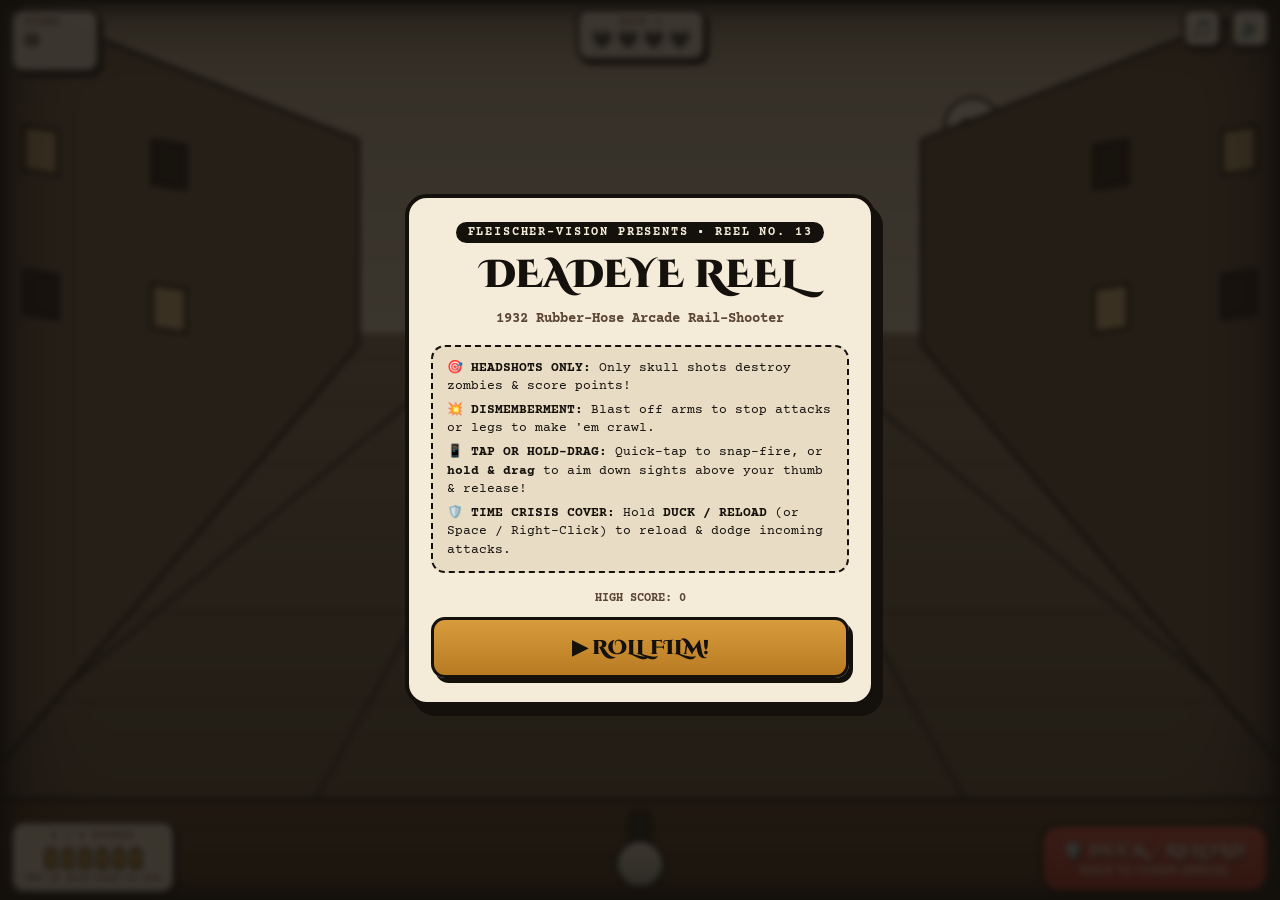
<file: Library/deadeye-1932.html>
<!DOCTYPE html>
<!-- microfeed: {"title":"Deadeye Reel","icon":"🔫","description":"Aim for zombie heads, deflect incoming attacks, and duck behind cover to reload.","tags":{"Reflex":0.8,"Precision":1,"Survival":0.6}} -->
<html lang="en">
<head>
  <meta charset="UTF-8" />
  <meta name="viewport" content="width=device-width, initial-scale=1.0, maximum-scale=1.0, user-scalable=no" />
  <title>Deadeye Reel — 1932 Cartoon Arcade Shooter</title>
  <link rel="preconnect" href="https://fonts.googleapis.com">
  <link rel="preconnect" href="https://fonts.gstatic.com" crossorigin>
  <link href="https://fonts.googleapis.com/css2?family=Cinzel+Decorative:wght@700;900&family=Courier+Prime:ital,wght@0,400;0,700;1,700&display=swap" rel="stylesheet">
  <style>
    :root {
      --parchment: #f4ebd9;
      --sepia-dark: #221a12;
      --sepia-mid: #5a4632;
      --ink: #14100c;
      --crimson: #b5332a;
      --brass: #d4a345;
      --sage: #6c7a5c;
    }

    * {
      box-sizing: border-box;
      user-select: none;
      -webkit-user-select: none;
      -webkit-touch-callout: none;
      touch-action: none;
    }

    html, body {
      margin: 0;
      padding: 0;
      width: 100%;
      height: 100%;
      overflow: hidden;
      background-color: #14100c;
      font-family: 'Courier Prime', monospace;
      color: var(--parchment);
    }

    #game-wrapper {
      position: relative;
      width: 100%;
      height: 100%;
      display: flex;
      align-items: center;
      justify-content: center;
      overflow: hidden;
    }

    canvas#gameCanvas {
      display: block;
      width: 100%;
      height: 100%;
      cursor: crosshair;
    }

    /* Vintage Film Vignette & Border Frame */
    .film-frame {
      position: absolute;
      inset: 0;
      pointer-events: none;
      box-shadow: inset 0 0 85px rgba(10, 7, 4, 0.88), inset 0 0 18px rgba(0, 0, 0, 0.95);
      border: 4px solid #14100c;
      z-index: 5;
    }

    /* HUD Layer */
    #hud {
      position: absolute;
      inset: 0;
      pointer-events: none;
      z-index: 10;
      display: flex;
      flex-direction: column;
      justify-content: space-between;
      padding: env(safe-area-inset-top, 12px) env(safe-area-inset-right, 14px) env(safe-area-inset-bottom, 14px) env(safe-area-inset-left, 14px);
    }

    .hud-top {
      display: flex;
      justify-content: space-between;
      align-items: flex-start;
      gap: 8px;
      padding: 8px 10px;
    }

    .vintage-card {
      background: rgba(244, 235, 217, 0.92);
      color: var(--ink);
      border: 3px solid var(--ink);
      border-radius: 12px;
      padding: 6px 12px;
      box-shadow: 3px 4px 0px var(--ink);
      display: flex;
      flex-direction: column;
      min-width: 90px;
    }

    .vintage-label {
      font-size: 0.65rem;
      font-weight: 700;
      letter-spacing: 0.1em;
      text-transform: uppercase;
      color: var(--sepia-mid);
      line-height: 1.1;
    }

    .vintage-value {
      font-family: 'Cinzel Decorative', serif;
      font-size: 1.25rem;
      font-weight: 900;
      line-height: 1.2;
      color: var(--ink);
    }

    .hearts-row {
      display: flex;
      gap: 4px;
      margin-top: 2px;
      font-size: 1.1rem;
    }

    .hud-controls-top {
      display: flex;
      gap: 8px;
      pointer-events: auto;
    }

    .icon-btn {
      background: var(--parchment);
      color: var(--ink);
      border: 3px solid var(--ink);
      border-radius: 10px;
      width: 40px;
      height: 40px;
      display: flex;
      align-items: center;
      justify-content: center;
      font-weight: 700;
      font-size: 1.05rem;
      box-shadow: 2px 3px 0px var(--ink);
      cursor: pointer;
      transition: transform 0.08s ease;
    }

    .icon-btn:active {
      transform: translate(2px, 2px);
      box-shadow: 0px 1px 0px var(--ink);
    }

    /* Bottom Controls & Cylinder Display */
    .hud-bottom {
      display: flex;
      justify-content: space-between;
      align-items: flex-end;
      padding: 6px 10px;
      gap: 12px;
    }

    .ammo-panel {
      background: rgba(244, 235, 217, 0.94);
      color: var(--ink);
      border: 3px solid var(--ink);
      border-radius: 14px;
      padding: 8px 12px;
      box-shadow: 3px 4px 0px var(--ink);
      display: flex;
      flex-direction: column;
      align-items: center;
      pointer-events: auto;
    }

    .cylinder-visual {
      display: flex;
      gap: 5px;
      margin: 4px 0;
    }

    .bullet-pip {
      width: 12px;
      height: 22px;
      border-radius: 6px 6px 2px 2px;
      border: 2px solid var(--ink);
      background: var(--brass);
      transition: all 0.12s ease;
    }

    .bullet-pip.spent {
      background: #cfc3ae;
      opacity: 0.38;
      transform: translateY(3px);
    }

    /* Ergonomic Thumb Cover / Reload Button */
    #cover-btn {
      pointer-events: auto;
      background: linear-gradient(180deg, #e05246 0%, #b5332a 100%);
      color: #fff8eb;
      border: 4px solid var(--ink);
      border-radius: 20px;
      padding: 14px 20px;
      min-width: 146px;
      min-height: 68px;
      box-shadow: 4px 5px 0px var(--ink);
      display: flex;
      flex-direction: column;
      align-items: center;
      justify-content: center;
      cursor: pointer;
      transition: transform 0.08s ease, background 0.12s ease;
    }

    #cover-btn.active {
      transform: translate(3px, 4px);
      box-shadow: 1px 1px 0px var(--ink);
      background: linear-gradient(180deg, #5d7a52 0%, #3d5435 100%);
    }

    #cover-btn .btn-main {
      font-family: 'Cinzel Decorative', serif;
      font-size: 1.05rem;
      font-weight: 900;
      letter-spacing: 0.04em;
      text-shadow: 1px 2px 0px var(--ink);
    }

    #cover-btn .btn-sub {
      font-size: 0.68rem;
      font-weight: 700;
      opacity: 0.92;
      margin-top: 2px;
      letter-spacing: 0.05em;
    }

    /* Center Action Prompt ("RELOAD!" or "INCOMING!") */
    #action-banner {
      position: absolute;
      top: 22%;
      left: 50%;
      transform: translate(-50%, -50%);
      pointer-events: none;
      z-index: 12;
      text-align: center;
      opacity: 0;
      transition: opacity 0.15s ease, transform 0.15s ease;
    }

    #action-banner.visible {
      opacity: 1;
      transform: translate(-50%, -50%) scale(1.04);
    }

    .action-pill {
      display: inline-block;
      background: var(--crimson);
      color: var(--parchment);
      font-family: 'Cinzel Decorative', serif;
      font-weight: 900;
      font-size: clamp(1.1rem, 3.6vw, 1.75rem);
      padding: 8px 20px;
      border: 3px solid var(--ink);
      border-radius: 999px;
      box-shadow: 4px 5px 0px var(--ink);
      letter-spacing: 0.06em;
      animation: wobblePill 0.45s infinite alternate ease-in-out;
    }

    @keyframes wobblePill {
      from { transform: rotate(-2deg) scale(0.98); }
      to { transform: rotate(2deg) scale(1.03); }
    }

    /* Overlay Screens (Title & Game Over) */
    .overlay-screen {
      position: absolute;
      inset: 0;
      z-index: 25;
      background: rgba(20, 16, 12, 0.82);
      backdrop-filter: blur(3px);
      display: flex;
      align-items: center;
      justify-content: center;
      padding: 18px;
      pointer-events: auto;
    }

    .overlay-screen.hidden {
      display: none;
    }

    .title-card {
      background: var(--parchment);
      color: var(--ink);
      border: 4px solid var(--ink);
      border-radius: 22px;
      box-shadow: 8px 10px 0px var(--ink);
      max-width: 470px;
      width: 100%;
      padding: 24px 22px;
      text-align: center;
      position: relative;
    }

    .reel-badge {
      display: inline-block;
      background: var(--ink);
      color: var(--parchment);
      font-size: 0.72rem;
      font-weight: 700;
      letter-spacing: 0.16em;
      padding: 4px 12px;
      border-radius: 999px;
      margin-bottom: 8px;
    }

    .game-title {
      font-family: 'Cinzel Decorative', serif;
      font-size: clamp(1.75rem, 6vw, 2.45rem);
      font-weight: 900;
      line-height: 1.05;
      margin: 4px 0 8px;
      color: var(--ink);
    }

    .subtitle {
      font-size: 0.86rem;
      color: var(--sepia-mid);
      margin-bottom: 16px;
      line-height: 1.4;
      font-weight: 700;
    }

    .rules-box {
      background: #e9dcc4;
      border: 2px dashed var(--ink);
      border-radius: 14px;
      padding: 12px 14px;
      text-align: left;
      font-size: 0.8rem;
      line-height: 1.45;
      margin-bottom: 18px;
    }

    .rules-box div {
      margin-bottom: 5px;
    }

    .rules-box div:last-child {
      margin-bottom: 0;
    }

    .primary-btn {
      width: 100%;
      background: linear-gradient(180deg, #d89b3c 0%, #b87b22 100%);
      color: var(--ink);
      font-family: 'Cinzel Decorative', serif;
      font-size: 1.25rem;
      font-weight: 900;
      padding: 14px 20px;
      border: 3px solid var(--ink);
      border-radius: 14px;
      box-shadow: 4px 5px 0px var(--ink);
      cursor: pointer;
      transition: transform 0.08s ease;
    }

    .primary-btn:active {
      transform: translate(3px, 4px);
      box-shadow: 1px 1px 0px var(--ink);
    }

    .stats-grid {
      display: grid;
      grid-template-columns: repeat(2, 1fr);
      gap: 10px;
      margin: 14px 0 18px;
    }

    .stat-cell {
      background: #e9dcc4;
      border: 2px solid var(--ink);
      border-radius: 10px;
      padding: 8px;
    }

    @media (max-width: 480px) {
      .vintage-card {
        padding: 5px 9px;
        min-width: 74px;
      }
      .vintage-value {
        font-size: 1.05rem;
      }
      #cover-btn {
        min-width: 132px;
        min-height: 64px;
        padding: 12px 14px;
      }
    }
  </style>
</head>
<body>
  <div id="game-wrapper">
    <canvas id="gameCanvas"></canvas>
    <div class="film-frame"></div>

    <!-- HUD Layer -->
    <div id="hud">
      <div class="hud-top">
        <div class="vintage-card">
          <span class="vintage-label">Score</span>
          <span class="vintage-value" id="hud-score">0</span>
          <span class="vintage-label" id="hud-combo" style="color:#b5332a; min-height:12px;"></span>
        </div>

        <div class="vintage-card" style="align-items:center;">
          <span class="vintage-label" id="hud-wave">WAVE 1</span>
          <div class="hearts-row" id="hud-hearts" title="Health">
            <span>🖤</span><span>🖤</span><span>🖤</span><span>🖤</span>
          </div>
        </div>

        <div class="hud-controls-top">
          <button class="icon-btn" id="music-toggle" title="Toggle Ragtime Music">🎵</button>
          <button class="icon-btn" id="sound-toggle" title="Toggle Sound FX">🔊</button>
        </div>
      </div>

      <!-- Center Warning / Reload Prompt -->
      <div id="action-banner">
        <div class="action-pill" id="action-banner-text">RELOAD!</div>
      </div>

      <div class="hud-bottom">
        <div class="ammo-panel" id="ammo-panel">
          <span class="vintage-label" id="ammo-label">6 / 6 ROUNDS</span>
          <div class="cylinder-visual" id="cylinder-visual">
            <div class="bullet-pip"></div>
            <div class="bullet-pip"></div>
            <div class="bullet-pip"></div>
            <div class="bullet-pip"></div>
            <div class="bullet-pip"></div>
            <div class="bullet-pip"></div>
          </div>
          <span class="vintage-label" style="font-size:0.58rem;">TAP OR HOLD-DRAG TO AIM</span>
        </div>

        <button id="cover-btn" aria-label="Duck and Reload">
          <span class="btn-main">🛡️ DUCK / RELOAD</span>
          <span class="btn-sub">HOLD TO COVER (SPACE)</span>
        </button>
      </div>
    </div>

    <!-- Start Title Card -->
    <div class="overlay-screen" id="start-screen">
      <div class="title-card">
        <div class="reel-badge">FLEISCHER-VISION PRESENTS • REEL NO. 13</div>
        <h1 class="game-title">DEADEYE REEL</h1>
        <p class="subtitle">1932 Rubber-Hose Arcade Rail-Shooter</p>

        <div class="rules-box">
          <div>🎯 <strong>HEADSHOTS ONLY:</strong> Only skull shots destroy zombies &amp; score points!</div>
          <div>💥 <strong>DISMEMBERMENT:</strong> Blast off arms to stop attacks or legs to make 'em crawl.</div>
          <div>📱 <strong>TAP OR HOLD-DRAG:</strong> Quick-tap to snap-fire, or <strong>hold &amp; drag</strong> to aim down sights above your thumb &amp; release!</div>
          <div>🛡️ <strong>TIME CRISIS COVER:</strong> Hold <strong>DUCK / RELOAD</strong> (or Space / Right-Click) to reload &amp; dodge incoming attacks.</div>
        </div>

        <div style="font-size:0.78rem; font-weight:700; margin-bottom:12px; color:#5a4632;">
          HIGH SCORE: <span id="start-highscore">0</span>
        </div>

        <button class="primary-btn" id="start-btn">▶ ROLL FILM!</button>
      </div>
    </div>

    <!-- Game Over Card -->
    <div class="overlay-screen hidden" id="gameover-screen">
      <div class="title-card">
        <div class="reel-badge" style="background:#b5332a;">THE END • REEL SNAPPED</div>
        <h1 class="game-title">CURTAINS!</h1>
        <p class="subtitle" id="gameover-reason">The cartoon horde overran your barricade!</p>

        <div class="stats-grid">
          <div class="stat-cell">
            <div class="vintage-label">Final Score</div>
            <div class="vintage-value" id="final-score">0</div>
          </div>
          <div class="stat-cell">
            <div class="vintage-label">High Score</div>
            <div class="vintage-value" id="final-highscore">0</div>
          </div>
          <div class="stat-cell">
            <div class="vintage-label">Wave Reached</div>
            <div class="vintage-value" id="final-wave">1</div>
          </div>
          <div class="stat-cell">
            <div class="vintage-label">Headshot Acc.</div>
            <div class="vintage-value" id="final-accuracy">0%</div>
          </div>
        </div>

        <button class="primary-btn" id="restart-btn">↻ PLAY AGAIN</button>
      </div>
    </div>
  </div>

  <script>
    /**
     * DEADEYE REEL (1932 Rubber-Hose Arcade Rail-Shooter)
     * Single-file HTML5 Canvas game featuring:
     * - Time Crisis cover/reload & enemy telegraph mechanics
     * - Modular limb dismemberment (left/right arms, legs, headshots-only kills)
     * - Mobile-friendly tap-to-shoot + touch-hold-drag ADS reticle with thumb offset
     * - Procedural Web Audio API sound effects & optional vintage ragtime synth loop
     */

    (() => {
      // =========================================================================
      // 1. WEB AUDIO SYNTHESIZER (SFX & VINTAGE RAGTIME PIANO LOOP)
      // =========================================================================
      class RetroAudioEngine {
        constructor() {
          this.ctx = null;
          this.sfxEnabled = true;
          this.musicEnabled = true;
          this.musicTimer = null;
          this.step = 0;
        }

        init() {
          if (!this.ctx) {
            const AudioCtx = window.AudioContext || window.webkitAudioContext;
            this.ctx = new AudioCtx();
          }
          if (this.ctx.state === 'suspended') {
            this.ctx.resume();
          }
        }

        playGunshot() {
          if (!this.sfxEnabled) return;
          this.init();
          const now = this.ctx.currentTime;

          // Punchy revolver crack (noise burst + low thump)
          const bufferSize = this.ctx.sampleRate * 0.16;
          const buffer = this.ctx.createBuffer(1, bufferSize, this.ctx.sampleRate);
          const data = buffer.getChannelData(0);
          for (let i = 0; i < bufferSize; i++) {
            data[i] = (Math.random() * 2 - 1) * Math.exp(-i / (this.ctx.sampleRate * 0.032));
          }
          const noise = this.ctx.createBufferSource();
          noise.buffer = buffer;

          const filter = this.ctx.createBiquadFilter();
          filter.type = 'bandpass';
          filter.frequency.setValueAtTime(1150, now);
          filter.Q.value = 0.9;

          const gain = this.ctx.createGain();
          gain.gain.setValueAtTime(0.65, now);
          gain.gain.exponentialRampToValueAtTime(0.01, now + 0.16);

          noise.connect(filter);
          filter.connect(gain);
          gain.connect(this.ctx.destination);
          noise.start(now);

          // Low punch oscillator
          const osc = this.ctx.createOscillator();
          const oscGain = this.ctx.createGain();
          osc.type = 'triangle';
          osc.frequency.setValueAtTime(185, now);
          osc.frequency.exponentialRampToValueAtTime(42, now + 0.11);
          oscGain.gain.setValueAtTime(0.55, now);
          oscGain.gain.exponentialRampToValueAtTime(0.01, now + 0.11);
          osc.connect(oscGain);
          oscGain.connect(this.ctx.destination);
          osc.start(now);
          osc.stop(now + 0.12);
        }

        playDryFire() {
          if (!this.sfxEnabled) return;
          this.init();
          const now = this.ctx.currentTime;
          const osc = this.ctx.createOscillator();
          const gain = this.ctx.createGain();
          osc.type = 'square';
          osc.frequency.setValueAtTime(950, now);
          osc.frequency.exponentialRampToValueAtTime(420, now + 0.035);
          gain.gain.setValueAtTime(0.25, now);
          gain.gain.exponentialRampToValueAtTime(0.01, now + 0.035);
          osc.connect(gain);
          gain.connect(this.ctx.destination);
          osc.start(now);
          osc.stop(now + 0.04);
        }

        playReload() {
          if (!this.sfxEnabled) return;
          this.init();
          const now = this.ctx.currentTime;
          // Metallic cylinder spin & snap
          [0, 0.06, 0.12, 0.22].forEach((offset, idx) => {
            const osc = this.ctx.createOscillator();
            const gain = this.ctx.createGain();
            osc.type = idx === 3 ? 'triangle' : 'sine';
            osc.frequency.setValueAtTime(idx === 3 ? 680 : 1200 + idx * 180, now + offset);
            osc.frequency.exponentialRampToValueAtTime(idx === 3 ? 280 : 500, now + offset + 0.045);
            gain.gain.setValueAtTime(0.22, now + offset);
            gain.gain.exponentialRampToValueAtTime(0.005, now + offset + 0.05);
            osc.connect(gain);
            gain.connect(this.ctx.destination);
            osc.start(now + offset);
            osc.stop(now + offset + 0.055);
          });
        }

        playHeadshotDing() {
          if (!this.sfxEnabled) return;
          this.init();
          const now = this.ctx.currentTime;
          // Classic arcade cash-register bell "DING!"
          [1567.98, 2349.32].forEach((freq, idx) => {
            const osc = this.ctx.createOscillator();
            const gain = this.ctx.createGain();
            osc.type = 'sine';
            osc.frequency.setValueAtTime(freq, now);
            gain.gain.setValueAtTime(idx === 0 ? 0.34 : 0.18, now);
            gain.gain.exponentialRampToValueAtTime(0.001, now + 0.55);
            osc.connect(gain);
            gain.connect(this.ctx.destination);
            osc.start(now);
            osc.stop(now + 0.56);
          });
        }

        playLimbPop() {
          if (!this.sfxEnabled) return;
          this.init();
          const now = this.ctx.currentTime;
          // Rubber-hose cartoon "BOING-POP!"
          const osc = this.ctx.createOscillator();
          const gain = this.ctx.createGain();
          osc.type = 'sine';
          osc.frequency.setValueAtTime(210, now);
          osc.frequency.exponentialRampToValueAtTime(640, now + 0.09);
          osc.frequency.exponentialRampToValueAtTime(160, now + 0.22);
          gain.gain.setValueAtTime(0.32, now);
          gain.gain.exponentialRampToValueAtTime(0.005, now + 0.23);
          osc.connect(gain);
          gain.connect(this.ctx.destination);
          osc.start(now);
          osc.stop(now + 0.24);
        }

        playDamage() {
          if (!this.sfxEnabled) return;
          this.init();
          const now = this.ctx.currentTime;
          const osc = this.ctx.createOscillator();
          const gain = this.ctx.createGain();
          osc.type = 'sawtooth';
          osc.frequency.setValueAtTime(145, now);
          osc.frequency.linearRampToValueAtTime(55, now + 0.28);
          gain.gain.setValueAtTime(0.4, now);
          gain.gain.exponentialRampToValueAtTime(0.01, now + 0.29);
          osc.connect(gain);
          gain.connect(this.ctx.destination);
          osc.start(now);
          osc.stop(now + 0.3);
        }

        playDeflect() {
          if (!this.sfxEnabled) return;
          this.init();
          const now = this.ctx.currentTime;
          const osc = this.ctx.createOscillator();
          const gain = this.ctx.createGain();
          osc.type = 'triangle';
          osc.frequency.setValueAtTime(320, now);
          osc.frequency.exponentialRampToValueAtTime(140, now + 0.12);
          gain.gain.setValueAtTime(0.28, now);
          gain.gain.exponentialRampToValueAtTime(0.01, now + 0.13);
          osc.connect(gain);
          gain.connect(this.ctx.destination);
          osc.start(now);
          osc.stop(now + 0.14);
        }

        startMusic() {
          if (this.musicTimer) return;
          // Spooky minor-key 1930s ragtime stride pattern
          const bassNotes = [110, 164.81, 130.81, 164.81, 110, 164.81, 146.83, 155.56];
          const leadNotes = [440, 0, 523.25, 493.88, 440, 392.0, 329.63, 392.0, 440, 523.25, 659.25, 587.33, 523.25, 493.88, 440, 0];

          this.musicTimer = setInterval(() => {
            if (!this.musicEnabled || !this.ctx || this.ctx.state !== 'running') return;
            const now = this.ctx.currentTime;

            // Stride bass
            const bassFreq = bassNotes[this.step % bassNotes.length];
            if (bassFreq) {
              const bOsc = this.ctx.createOscillator();
              const bGain = this.ctx.createGain();
              bOsc.type = 'triangle';
              bOsc.frequency.setValueAtTime(bassFreq, now);
              bGain.gain.setValueAtTime(0.06, now);
              bGain.gain.exponentialRampToValueAtTime(0.002, now + 0.18);
              bOsc.connect(bGain);
              bGain.connect(this.ctx.destination);
              bOsc.start(now);
              bOsc.stop(now + 0.19);
            }

            // Honky-tonk detuned lead
            const leadFreq = leadNotes[this.step % leadNotes.length];
            if (leadFreq) {
              [-3, 4].forEach(detune => {
                const lOsc = this.ctx.createOscillator();
                const lGain = this.ctx.createGain();
                lOsc.type = 'sine';
                lOsc.frequency.setValueAtTime(leadFreq + detune, now);
                lGain.gain.setValueAtTime(0.032, now);
                lGain.gain.exponentialRampToValueAtTime(0.002, now + 0.16);
                lOsc.connect(lGain);
                lGain.connect(this.ctx.destination);
                lOsc.start(now);
                lOsc.stop(now + 0.17);
              });
            }

            this.step++;
          }, 215);
        }

        stopMusic() {
          if (this.musicTimer) {
            clearInterval(this.musicTimer);
            this.musicTimer = null;
          }
        }
      }

      const audio = new RetroAudioEngine();

      // =========================================================================
      // 2. GAME STATE & CONFIGURATION
      // =========================================================================
      const MAX_AMMO = 6;
      const MAX_HEALTH = 4;
      const GAME_LENGTH = 20;
      const hostCanvas = document.getElementById('c');
      const hostMode = !!hostCanvas;
      const canvas = hostCanvas || document.getElementById('gameCanvas');
      const ctx = canvas.getContext('2d');

      window.GameMeta = {title: 'Deadeye Reel', gameLength: GAME_LENGTH * 1000};
      if (hostMode) {
        document.documentElement.style.cssText = 'width:100%;height:100%;overflow:hidden';
        document.body.style.cssText = 'width:100%;height:100%;margin:0;overflow:hidden;background:transparent';
        for (const child of document.body.children) {
          if (child !== canvas) child.style.display = 'none';
        }
        canvas.style.cssText = 'display:block;width:100%;height:100%;border:0;border-radius:0;box-shadow:none;cursor:crosshair';
      }

      const state = {
        mode: 'START', // 'START' | 'PLAYING' | 'GAMEOVER'
        width: 800,
        height: 600,
        dpr: 1,
        time: 0,
        lastFrame: 0,

        // Player stats
        score: 0,
        highScore: 0,
        combo: 0,
        shotsFired: 0,
        headshotsLanded: 0,
        ammo: MAX_AMMO,
        health: MAX_HEALTH,

        // Cover / Time Crisis state
        isCovering: false,
        coverLerp: 0, // 0 = standing, 1 = fully behind barricade
        reloadTimer: 0,

        // Aiming / Touch ADS state
        pointerActive: false,
        pointerId: null,
        pointerStartX: 0,
        pointerStartY: 0,
        pointerX: 0,
        pointerY: 0,
        aimX: 0,
        aimY: 0,
        isADS: false,
        holdDuration: 0,
        isTouchInput: false,

        // Wave progression
        wave: 1,
        zombiesToSpawn: 0,
        spawnTimer: 0,
        waveBannerTimer: 0,
        waveBannerText: '',

        // Visual FX
        screenShake: 0,
        muzzleFlash: 0,
        damageFlash: 0,
        lastShotLine: null,

        // Entities
        zombies: [],
        projectiles: [],
        severedLimbs: [],
        particles: [],
        floatingTexts: []
      };

      // =========================================================================
      // 3. DOM REFERENCES & HUD SYNC
      // =========================================================================
      const hudScore = document.getElementById('hud-score');
      const hudCombo = document.getElementById('hud-combo');
      const hudWave = document.getElementById('hud-wave');
      const hudHearts = document.getElementById('hud-hearts');
      const ammoLabel = document.getElementById('ammo-label');
      const cylinderVisual = document.getElementById('cylinder-visual');
      const coverBtn = document.getElementById('cover-btn');
      const actionBanner = document.getElementById('action-banner');
      const actionBannerText = document.getElementById('action-banner-text');

      const startScreen = document.getElementById('start-screen');
      const gameoverScreen = document.getElementById('gameover-screen');
      const startHighscore = document.getElementById('start-highscore');

      startHighscore.textContent = state.highScore.toLocaleString();

      function updateHUD() {
        hudScore.textContent = state.score.toLocaleString();
        hudWave.textContent = `WAVE ${state.wave}`;

        if (state.combo > 1) {
          hudCombo.textContent = `${state.combo}x HEADSHOT STREAK!`;
        } else {
          hudCombo.textContent = '';
        }

        // Hearts
        let heartsHTML = '';
        for (let i = 0; i < MAX_HEALTH; i++) {
          heartsHTML += i < state.health ? '<span>🖤</span>' : '<span style="opacity:0.25">🤍</span>';
        }
        hudHearts.innerHTML = heartsHTML;

        // Ammo cylinder pips
        ammoLabel.textContent = state.isCovering && state.ammo < MAX_AMMO
          ? 'RELOADING...'
          : `${state.ammo} / ${MAX_AMMO} ROUNDS`;

        const pips = cylinderVisual.children;
        for (let i = 0; i < MAX_AMMO; i++) {
          if (i < state.ammo) {
            pips[i].classList.remove('spent');
          } else {
            pips[i].classList.add('spent');
          }
        }

        // Action prompt ("INCOMING!" or "RELOAD!")
        const incomingThreat = state.projectiles.some(p => p.progress > 0.45) ||
          state.zombies.some(z => z.alive && z.z > 0.86 && z.attackWindup > 0.45);

        if (state.mode === 'PLAYING' && !state.isCovering) {
          if (incomingThreat) {
            actionBannerText.textContent = '⚠️ DUCK! INCOMING!';
            actionBannerText.style.background = '#b5332a';
            actionBanner.classList.add('visible');
          } else if (state.ammo === 0) {
            actionBannerText.textContent = '🔄 HOLD DUCK TO RELOAD!';
            actionBannerText.style.background = '#c27d22';
            actionBanner.classList.add('visible');
          } else {
            actionBanner.classList.remove('visible');
          }
        } else {
          actionBanner.classList.remove('visible');
        }
      }

      // =========================================================================
      // 4. RESPONSIVE CANVAS RESIZING
      // =========================================================================
      function resizeCanvas() {
        const rect = hostMode ? {width: 360, height: 640} : canvas.parentElement.getBoundingClientRect();
        state.dpr = Math.min(window.devicePixelRatio || 1, 2);
        state.width = rect.width;
        state.height = rect.height;
        canvas.width = Math.floor(state.width * state.dpr);
        canvas.height = Math.floor(state.height * state.dpr);
        ctx.setTransform(state.dpr, 0, 0, state.dpr, 0, 0);
      }

      window.addEventListener('resize', resizeCanvas);
      resizeCanvas();

      // =========================================================================
      // 5. ZOMBIE ARCHETYPES & SPAWNING
      // =========================================================================
      const ZOMBIE_TYPES = {
        GENT: {
          name: 'Dapper Ghoul',
          scaleW: 1.0,
          scaleH: 1.0,
          speed: 0.068,
          points: 100,
          hat: 'tophat',
          coatColor: '#3a342e',
          skinColor: '#cfd3be',
          canThrow: true
        },
        FLAPPER: {
          name: 'Flapper Banshee',
          scaleW: 0.92,
          scaleH: 0.96,
          speed: 0.088,
          points: 125,
          hat: 'cloche',
          coatColor: '#7c4c47',
          skinColor: '#d9d5c5',
          canThrow: false
        },
        BUTCHER: {
          name: 'Heavy Butcher',
          scaleW: 1.28,
          scaleH: 1.08,
          speed: 0.052,
          points: 150,
          hat: 'boater',
          coatColor: '#5c6654',
          skinColor: '#c3c9b4',
          canThrow: true
        },
        CRAWLER: {
          name: 'Alley Crawler',
          scaleW: 0.98,
          scaleH: 0.82,
          speed: 0.078,
          points: 120,
          hat: 'none',
          coatColor: '#4a4238',
          skinColor: '#cbcbb8',
          startLegless: true,
          canThrow: false
        }
      };

      function startWave(waveNum) {
        state.wave = waveNum;
        state.zombiesToSpawn = 4 + waveNum * 2;
        state.spawnTimer = 0.6;
        state.waveBannerText = `WAVE ${waveNum}`;
        state.waveBannerTimer = 2.2;
        updateHUD();
      }

      function spawnZombie() {
        const pool = ['GENT'];
        if (state.wave >= 1) pool.push('FLAPPER');
        if (state.wave >= 2) pool.push('BUTCHER');
        if (state.wave >= 3) pool.push('CRAWLER');

        const typeKey = pool[Math.floor(Math.random() * pool.length)];
        const cfg = ZOMBIE_TYPES[typeKey];

        // Lane spread from -0.78 to +0.78 across the street
        const laneX = (Math.random() * 1.52) - 0.76;
        const speedBoost = 1 + (state.wave - 1) * 0.06;

        state.zombies.push({
          id: Math.random(),
          type: typeKey,
          cfg,
          laneX,
          z: 0.04, // Depth: 0.0 = far horizon, 1.0 = right at player barricade
          baseSpeed: cfg.speed * speedBoost,
          walkPhase: Math.random() * Math.PI * 2,
          alive: true,
          deathTimer: 0,

          // Modular limbs
          hasHead: true,
          hasLeftArm: true,
          hasRightArm: true,
          hasLegs: !cfg.startLegless,
          hasHat: cfg.hat !== 'none',

          // Animation & combat timers
          staggerTimer: 0,
          attackWindup: 0,
          throwCooldown: 2.5 + Math.random() * 3.0,
          hitboxes: null // Computed every frame during projection
        });
      }

      // =========================================================================
      // 6. PERSPECTIVE PROJECTION & HITBOX CALCULATION
      // =========================================================================
      function projectZombie(zObj) {
        const horizonY = state.height * 0.37;
        const groundY = state.height * 0.90;

        // Perspective curve so distant zombies look small and accelerate naturally as they near
        const persp = Math.pow(zObj.z, 1.28);
        const scale = 0.22 + persp * 1.15;

        const spreadHalfW = state.width * (0.14 + persp * 0.34);
        const screenX = (state.width * 0.5) + zObj.laneX * spreadHalfW;
        const footY = horizonY + persp * (groundY - horizonY);

        const bodyW = 54 * scale * zObj.cfg.scaleW;
        const legH = zObj.hasLegs ? (58 * scale * zObj.cfg.scaleH) : (12 * scale);
        const torsoH = 62 * scale * zObj.cfg.scaleH;
        const headR = 25 * scale;

        const bounce = zObj.alive
          ? Math.abs(Math.sin(zObj.walkPhase)) * (zObj.hasLegs ? 8 * scale : 4 * scale)
          : 0;
        const sway = zObj.alive
          ? Math.sin(zObj.walkPhase * 0.5) * 6 * scale
          : 0;

        const hipY = footY - legH + bounce;
        const shoulderY = hipY - torsoH;
        const headCenterY = shoulderY - headR * 0.85;
        const headCenterX = screenX + sway * 1.15;

        // Generous arcade hitboxes for responsive mobile tapping
        const pad = Math.max(6, 10 * scale);
        zObj.hitboxes = {
          scale,
          screenX,
          footY,
          hipY,
          shoulderY,
          sway,
          head: {
            x: headCenterX,
            y: headCenterY,
            r: headR * 1.24 + pad * 0.45
          },
          torso: {
            x: screenX - bodyW * 0.52,
            y: shoulderY,
            w: bodyW * 1.04,
            h: torsoH
          },
          leftArm: {
            x: screenX - bodyW * 0.95 - pad * 0.4,
            y: shoulderY - 4 * scale,
            w: bodyW * 0.52 + pad * 0.4,
            h: torsoH * 0.92
          },
          rightArm: {
            x: screenX + bodyW * 0.43,
            y: shoulderY - 4 * scale,
            w: bodyW * 0.52 + pad * 0.4,
            h: torsoH * 0.92
          },
          legs: {
            x: screenX - bodyW * 0.5,
            y: hipY,
            w: bodyW,
            h: legH
          }
        };
      }

      // =========================================================================
      // 7. SHOOTING, DISMEMBERMENT & COVER MECHANICS
      // =========================================================================
      function setCover(covering) {
        if (state.mode !== 'PLAYING') return;
        if (state.isCovering === covering) return;

        state.isCovering = covering;
        if (covering) {
          coverBtn.classList.add('active');
          state.reloadTimer = 0.35; // Quick Time-Crisis snap reload!
          // Cancel active ADS if player ducks into cover
          state.pointerActive = false;
          state.isADS = false;
        } else {
          coverBtn.classList.remove('active');
        }
        updateHUD();
      }

      function spawnParticles(x, y, color, count = 12, speedScale = 1) {
        for (let i = 0; i < count; i++) {
          const angle = Math.random() * Math.PI * 2;
          const speed = (60 + Math.random() * 210) * speedScale;
          state.particles.push({
            x,
            y,
            vx: Math.cos(angle) * speed,
            vy: Math.sin(angle) * speed - 60,
            radius: 3 + Math.random() * 6,
            color,
            life: 0.35 + Math.random() * 0.35,
            maxLife: 0.7
          });
        }
      }

      function spawnSeveredLimb(x, y, limbType, scale, skinColor, coatColor) {
        const dir = limbType === 'LEFT_ARM' ? -1 : (limbType === 'RIGHT_ARM' ? 1 : (Math.random() < 0.5 ? -1 : 1));
        state.severedLimbs.push({
          x,
          y,
          vx: dir * (130 + Math.random() * 140),
          vy: -220 - Math.random() * 140,
          rot: 0,
          vRot: dir * (7 + Math.random() * 6),
          limbType,
          scale,
          skinColor,
          coatColor,
          life: 1.35
        });
      }

      function spawnFloatingText(x, y, text, color = '#14100c', size = 20) {
        state.floatingTexts.push({
          x,
          y,
          vy: -65,
          text,
          color,
          size,
          life: 0.95,
          maxLife: 0.95
        });
      }

      function pointInRect(px, py, r) {
        return px >= r.x && px <= r.x + r.w && py >= r.y && py <= r.y + r.h;
      }

      function fireShot(x, y) {
        if (state.mode !== 'PLAYING') return;

        // Cannot shoot while ducked behind cover
        if (state.isCovering) {
          spawnFloatingText(x, y - 16, 'POP UP TO SHOOT!', '#b5332a', 16);
          return;
        }

        if (state.ammo <= 0) {
          audio.playDryFire();
          spawnFloatingText(x, y - 16, '*CLICK* RELOAD!', '#b5332a', 18);
          updateHUD();
          return;
        }

        // Consume bullet & trigger feedback
        state.ammo--;
        state.shotsFired++;
        state.muzzleFlash = 0.09;
        state.screenShake = Math.max(state.screenShake, 7);
        state.lastShotLine = { x, y, life: 0.12 };
        audio.playGunshot();

        // Check incoming projectiles first (can shoot thrown bottles/bones out of the air!)
        for (let i = state.projectiles.length - 1; i >= 0; i--) {
          const p = state.projectiles[i];
          const dist = Math.hypot(x - p.screenX, y - p.screenY);
          if (dist <= p.radius + 18) {
            audio.playLimbPop();
            spawnParticles(p.screenX, p.screenY, '#f4ebd9', 14, 1.1);
            spawnFloatingText(p.screenX, p.screenY - 12, 'DEFLECTED! +25', '#d4a345', 18);
            state.score += 25;
            state.projectiles.splice(i, 1);
            updateHUD();
            return;
          }
        }

        // Sort zombies front-to-back (highest z first) so foreground enemies block background ones
        const sortedZombies = [...state.zombies]
          .filter(z => z.alive && z.hitboxes)
          .sort((a, b) => b.z - a.z);

        let hitSomething = false;

        for (const z of sortedZombies) {
          const hb = z.hitboxes;

          // 1. CHECK HEADSHOT FIRST (ONLY HEADSHOTS KILL & SCORE!)
          const headDist = Math.hypot(x - hb.head.x, y - hb.head.y);
          if (z.hasHead && headDist <= hb.head.r) {
            hitSomething = true;
            z.hasHead = false;
            z.alive = false;
            z.deathTimer = 0.85;

            state.headshotsLanded++;
            state.combo++;
            const bonus = (state.combo - 1) * 25;
            const totalPts = z.cfg.points + bonus;
            state.score += totalPts;

            if (state.score > state.highScore) state.highScore = state.score;

            audio.playHeadshotDing();
            spawnParticles(hb.head.x, hb.head.y, '#14100c', 18, 1.25);
            spawnParticles(hb.head.x, hb.head.y, '#f4ebd9', 12, 1.0);
            spawnSeveredLimb(hb.head.x, hb.head.y, 'HEAD', hb.scale, z.cfg.skinColor, z.cfg.coatColor);

            const label = state.combo > 1
              ? `+${totalPts} HEADSHOT (${state.combo}x)!`
              : `+${totalPts} HEADSHOT!`;
            spawnFloatingText(hb.head.x, hb.head.y - 24, label, '#b5332a', 21);
            break;
          }

          // 2. CHECK LEFT ARM DISMEMBERMENT
          if (z.hasLeftArm && pointInRect(x, y, hb.leftArm)) {
            hitSomething = true;
            z.hasLeftArm = false;
            z.staggerTimer = 0.45;
            z.attackWindup = 0;
            audio.playLimbPop();
            spawnParticles(hb.leftArm.x + hb.leftArm.w * 0.5, hb.leftArm.y + 14, '#14100c', 12);
            spawnSeveredLimb(hb.leftArm.x + hb.leftArm.w * 0.5, hb.leftArm.y + 14, 'LEFT_ARM', hb.scale, z.cfg.skinColor, z.cfg.coatColor);
            spawnFloatingText(hb.leftArm.x, hb.leftArm.y - 10, 'ARM BLOWN OFF! (0 PTS)', '#5a4632', 15);
            break;
          }

          // 3. CHECK RIGHT ARM DISMEMBERMENT
          if (z.hasRightArm && pointInRect(x, y, hb.rightArm)) {
            hitSomething = true;
            z.hasRightArm = false;
            z.staggerTimer = 0.45;
            z.attackWindup = 0;
            audio.playLimbPop();
            spawnParticles(hb.rightArm.x + hb.rightArm.w * 0.5, hb.rightArm.y + 14, '#14100c', 12);
            spawnSeveredLimb(hb.rightArm.x + hb.rightArm.w * 0.5, hb.rightArm.y + 14, 'RIGHT_ARM', hb.scale, z.cfg.skinColor, z.cfg.coatColor);
            spawnFloatingText(hb.rightArm.x + 20, hb.rightArm.y - 10, 'ARM BLOWN OFF! (0 PTS)', '#5a4632', 15);
            break;
          }

          // 4. CHECK LEGS DISMEMBERMENT (MAKES ZOMBIE CRAWL!)
          if (z.hasLegs && pointInRect(x, y, hb.legs)) {
            hitSomething = true;
            z.hasLegs = false;
            z.staggerTimer = 0.55;
            audio.playLimbPop();
            spawnParticles(hb.screenX, hb.hipY + 12, '#14100c', 14);
            spawnSeveredLimb(hb.screenX - 10, hb.hipY + 12, 'LEG', hb.scale, z.cfg.skinColor, z.cfg.coatColor);
            spawnSeveredLimb(hb.screenX + 10, hb.hipY + 12, 'LEG', hb.scale, z.cfg.skinColor, z.cfg.coatColor);
            spawnFloatingText(hb.screenX, hb.hipY - 10, 'LEGS SEVERED! CRAWLING!', '#5a4632', 15);
            break;
          }

          // 5. CHECK TORSO BODY SHOT (STAGGERS ONLY, NO KILL / NO POINTS)
          if (pointInRect(x, y, hb.torso)) {
            hitSomething = true;
            z.staggerTimer = 0.35;
            z.z = Math.max(0.04, z.z - 0.025);
            audio.playDeflect();
            spawnParticles(x, y, '#f4ebd9', 8, 0.7);
            spawnFloatingText(x, y - 16, 'BODY SHOT — AIM FOR HEAD!', '#5a4632', 15);
            break;
          }
        }

        if (!hitSomething) {
          state.combo = 0;
          spawnParticles(x, y, '#d8ccb8', 6, 0.55);
        }

        updateHUD();
      }

      // =========================================================================
      // 8. MOBILE TAP & DRAG ADS + DESKTOP INPUT HANDLERS
      // =========================================================================
      const HOLD_THRESHOLD = 0.14; // Seconds before touch/click transitions into ADS precision drag

      function computeAimPosition(clientX, clientY, isTouch) {
        const rect = canvas.getBoundingClientRect();
        const px = clientX - rect.left;
        const py = clientY - rect.top;

        // On touchscreens, offset the ADS reticle slightly ABOVE the finger so the thumb never obscures a zombie's head
        const touchOffsetY = (isTouch && state.isADS) ? -Math.min(72, state.height * 0.11) : 0;
        return {
          px,
          py,
          ax: Math.max(16, Math.min(state.width - 16, px)),
          ay: Math.max(24, Math.min(state.height - 24, py + touchOffsetY))
        };
      }

      canvas.addEventListener('pointerdown', (e) => {
        if (hostMode || state.mode !== 'PLAYING') return;
        // Right-click on desktop toggles cover
        if (e.button === 2) {
          setCover(true);
          return;
        }
        if (e.button !== 0 && e.pointerType === 'mouse') return;

        audio.init();
        canvas.setPointerCapture(e.pointerId);

        state.pointerActive = true;
        state.pointerId = e.pointerId;
        state.isTouchInput = e.pointerType === 'touch' || e.pointerType === 'pen';
        state.holdDuration = 0;
        state.isADS = false;

        const pos = computeAimPosition(e.clientX, e.clientY, state.isTouchInput);
        state.pointerStartX = pos.px;
        state.pointerStartY = pos.py;
        state.pointerX = pos.px;
        state.pointerY = pos.py;
        state.aimX = pos.ax;
        state.aimY = pos.ay;
      });

      canvas.addEventListener('pointermove', (e) => {
        if (!state.pointerActive || e.pointerId !== state.pointerId) return;

        const moveDist = Math.hypot(
          (e.clientX - canvas.getBoundingClientRect().left) - state.pointerStartX,
          (e.clientY - canvas.getBoundingClientRect().top) - state.pointerStartY
        );

        // Dragging immediately engages ADS precision mode
        if (moveDist > 10) {
          state.isADS = true;
        }

        const pos = computeAimPosition(e.clientX, e.clientY, state.isTouchInput);
        state.pointerX = pos.px;
        state.pointerY = pos.py;
        state.aimX = pos.ax;
        state.aimY = pos.ay;
      });

      function handlePointerRelease(e) {
        if (e.button === 2) {
          setCover(false);
          return;
        }
        if (!state.pointerActive || e.pointerId !== state.pointerId) return;

        const pos = computeAimPosition(e.clientX, e.clientY, state.isTouchInput);
        state.aimX = pos.ax;
        state.aimY = pos.ay;

        // Both quick-tap and ADS release fire at the exact crosshair coordinate!
        fireShot(state.aimX, state.aimY);

        state.pointerActive = false;
        state.pointerId = null;
        state.isADS = false;
        state.holdDuration = 0;
      }

      canvas.addEventListener('pointerup', handlePointerRelease);
      canvas.addEventListener('pointercancel', () => {
        state.pointerActive = false;
        state.isADS = false;
      });
      canvas.addEventListener('contextmenu', (e) => e.preventDefault());

      // Cover / Reload Button Touch & Mouse Events
      coverBtn.addEventListener('pointerdown', (e) => {
        e.stopPropagation();
        audio.init();
        setCover(true);
      });
      window.addEventListener('pointerup', (e) => {
        if (state.isCovering && e.button !== 2) {
          setCover(false);
        }
      });

      // Keyboard Support (Spacebar / Down Arrow / S to Duck & Reload)
      window.addEventListener('keydown', (e) => {
        if (hostMode) return;
        if (e.code === 'Space' || e.code === 'ArrowDown' || e.code === 'KeyS') {
          e.preventDefault();
          setCover(true);
        }
      });
      window.addEventListener('keyup', (e) => {
        if (hostMode) return;
        if (e.code === 'Space' || e.code === 'ArrowDown' || e.code === 'KeyS') {
          e.preventDefault();
          setCover(false);
        }
      });

      // Top Audio Toggles & Start/Restart Buttons
      document.getElementById('sound-toggle').addEventListener('click', (e) => {
        audio.sfxEnabled = !audio.sfxEnabled;
        e.currentTarget.textContent = audio.sfxEnabled ? '🔊' : '🔇';
      });

      document.getElementById('music-toggle').addEventListener('click', (e) => {
        audio.musicEnabled = !audio.musicEnabled;
        e.currentTarget.textContent = audio.musicEnabled ? '🎵' : '🚫';
        if (audio.musicEnabled) {
          audio.init();
          audio.startMusic();
        }
      });

      function beginNewGame() {
        audio.init();
        if (!hostMode) audio.startMusic();

        state.mode = 'PLAYING';
        state.time = 0;
        state.score = 0;
        state.combo = 0;
        state.shotsFired = 0;
        state.headshotsLanded = 0;
        state.ammo = MAX_AMMO;
        state.health = MAX_HEALTH;
        state.isCovering = false;
        state.coverLerp = 0;
        state.zombies = [];
        state.projectiles = [];
        state.severedLimbs = [];
        state.particles = [];
        state.floatingTexts = [];
        state.damageFlash = 0;

        coverBtn.classList.remove('active');
        startScreen.classList.add('hidden');
        gameoverScreen.classList.add('hidden');

        startWave(1);
      }

      document.getElementById('start-btn').addEventListener('click', beginNewGame);
      document.getElementById('restart-btn').addEventListener('click', beginNewGame);

      function triggerGameOver(reason) {
        if (state.mode === 'GAMEOVER') return;
        state.mode = 'GAMEOVER';
        state.isCovering = false;
        state.pointerActive = false;
        state.isADS = false;
        coverBtn.classList.remove('active');
        actionBanner.classList.remove('visible');

        const accuracy = state.shotsFired > 0
          ? Math.round((state.headshotsLanded / state.shotsFired) * 100)
          : 0;

        document.getElementById('gameover-reason').textContent = reason;
        document.getElementById('final-score').textContent = state.score.toLocaleString();
        document.getElementById('final-highscore').textContent = state.highScore.toLocaleString();
        document.getElementById('final-wave').textContent = state.wave;
        document.getElementById('final-accuracy').textContent = `${accuracy}%`;

        gameoverScreen.classList.remove('hidden');
        if (hostMode && window.Platform && window.Platform.endGame) window.Platform.endGame();
      }

      function damagePlayer(amount = 1) {
        if (state.mode !== 'PLAYING') return;
        state.health = Math.max(0, state.health - amount);
        state.combo = 0;
        state.damageFlash = 0.45;
        state.screenShake = 14;
        audio.playDamage();
        updateHUD();

        if (state.health <= 0) {
          triggerGameOver('The cartoon horde breached your barricade!');
        }
      }

      // =========================================================================
      // 9. SIMULATION UPDATE LOOP
      // =========================================================================
      function update(dt) {
        state.time += dt;

        if (state.screenShake > 0) state.screenShake = Math.max(0, state.screenShake - dt * 38);
        if (state.muzzleFlash > 0) state.muzzleFlash = Math.max(0, state.muzzleFlash - dt);
        if (state.damageFlash > 0) state.damageFlash = Math.max(0, state.damageFlash - dt);
        if (state.waveBannerTimer > 0) state.waveBannerTimer = Math.max(0, state.waveBannerTimer - dt);
        if (state.lastShotLine) {
          state.lastShotLine.life -= dt;
          if (state.lastShotLine.life <= 0) state.lastShotLine = null;
        }

        // Smooth cover interpolation
        const targetCover = state.isCovering ? 1 : 0;
        state.coverLerp += (targetCover - state.coverLerp) * Math.min(1, dt * 14);

        // Reload logic while in cover
        if (state.mode === 'PLAYING' && state.isCovering && state.ammo < MAX_AMMO) {
          state.reloadTimer -= dt;
          if (state.reloadTimer <= 0) {
            state.ammo = MAX_AMMO;
            audio.playReload();
            spawnFloatingText(state.width * 0.5, state.height * 0.72, 'CYLINDER FULL!', '#6c7a5c', 20);
            updateHUD();
          }
        }

        // Hold-to-ADS timer
        if (state.pointerActive && !state.isADS) {
          state.holdDuration += dt;
          if (state.holdDuration >= HOLD_THRESHOLD) {
            state.isADS = true;
            const pos = computeAimPosition(
              state.pointerX + canvas.getBoundingClientRect().left,
              state.pointerY + canvas.getBoundingClientRect().top,
              state.isTouchInput
            );
            state.aimX = pos.ax;
            state.aimY = pos.ay;
          }
        }

        if (state.mode !== 'PLAYING') return;

        // Wave Spawning
        if (state.zombiesToSpawn > 0) {
          state.spawnTimer -= dt;
          if (state.spawnTimer <= 0) {
            spawnZombie();
            state.zombiesToSpawn--;
            state.spawnTimer = Math.max(0.75, 1.95 - state.wave * 0.12);
          }
        } else if (state.zombies.length === 0) {
          // Wave cleared!
          startWave(state.wave + 1);
        }

        // Update Zombies
        for (let i = state.zombies.length - 1; i >= 0; i--) {
          const z = state.zombies[i];

          if (!z.alive) {
            z.deathTimer -= dt;
            if (z.deathTimer <= 0) {
              state.zombies.splice(i, 1);
            }
            continue;
          }

          if (z.staggerTimer > 0) {
            z.staggerTimer -= dt;
          } else {
            // Crawling zombies move at 45% speed
            const legMultiplier = z.hasLegs ? 1.0 : 0.45;
            if (z.z < 0.94) {
              z.z += z.baseSpeed * legMultiplier * dt;
              z.walkPhase += (z.hasLegs ? 7.5 : 10.5) * dt;
            }
          }

          projectZombie(z);

          // Ranged throw attack (mid-range) if zombie still has at least one arm
          if (z.cfg.canThrow && (z.hasLeftArm || z.hasRightArm) && z.z > 0.35 && z.z < 0.78) {
            z.throwCooldown -= dt;
            if (z.throwCooldown <= 0 && z.hitboxes) {
              z.throwCooldown = 4.2 + Math.random() * 2.5;
              state.projectiles.push({
                startX: z.hitboxes.screenX,
                startY: z.hitboxes.shoulderY,
                screenX: z.hitboxes.screenX,
                screenY: z.hitboxes.shoulderY,
                progress: 0,
                speed: 0.68,
                rot: 0,
                radius: 14
              });
            }
          }

          // Close-range melee attack at barricade (z >= 0.92)
          if (z.z >= 0.92) {
            if (z.hasLeftArm || z.hasRightArm) {
              z.attackWindup += dt * 0.85;
              if (z.attackWindup >= 1.0) {
                z.attackWindup = 0;
                if (state.coverLerp > 0.65) {
                  // Blocked by cover!
                  audio.playDeflect();
                  spawnFloatingText(z.hitboxes.screenX, z.hitboxes.shoulderY - 20, 'BLOCKED BY COVER!', '#6c7a5c', 18);
                } else {
                  damagePlayer(1);
                }
              }
            } else {
              // Armless zombie can only bump harmlessly against cover
              z.attackWindup = 0;
            }
          }
        }

        // Update Thrown Projectiles
        for (let i = state.projectiles.length - 1; i >= 0; i--) {
          const p = state.projectiles[i];
          p.progress += p.speed * dt;
          p.rot += 9 * dt;

          const targetX = state.width * 0.5;
          const targetY = state.height * 0.82;
          const arc = Math.sin(p.progress * Math.PI) * 90;

          p.screenX = p.startX + (targetX - p.startX) * p.progress;
          p.screenY = p.startY + (targetY - p.startY) * p.progress - arc;
          p.radius = 10 + p.progress * 18;

          if (p.progress >= 1.0) {
            if (state.coverLerp > 0.65) {
              audio.playDeflect();
              spawnParticles(p.screenX, p.screenY, '#f4ebd9', 10);
              spawnFloatingText(p.screenX, p.screenY - 25, 'DODGED IN COVER!', '#6c7a5c', 18);
            } else {
              damagePlayer(1);
            }
            state.projectiles.splice(i, 1);
          }
        }

        // Update Severed Limbs
        for (let i = state.severedLimbs.length - 1; i >= 0; i--) {
          const limb = state.severedLimbs[i];
          limb.x += limb.vx * dt;
          limb.y += limb.vy * dt;
          limb.vy += 680 * dt; // Cartoon gravity
          limb.rot += limb.vRot * dt;
          limb.life -= dt;
          if (limb.life <= 0) {
            state.severedLimbs.splice(i, 1);
          }
        }

        // Update Ink/Smoke Particles
        for (let i = state.particles.length - 1; i >= 0; i--) {
          const pt = state.particles[i];
          pt.x += pt.vx * dt;
          pt.y += pt.vy * dt;
          pt.vy += 240 * dt;
          pt.life -= dt;
          if (pt.life <= 0) {
            state.particles.splice(i, 1);
          }
        }

        // Update Floating Score Popups
        for (let i = state.floatingTexts.length - 1; i >= 0; i--) {
          const ft = state.floatingTexts[i];
          ft.y += ft.vy * dt;
          ft.life -= dt;
          if (ft.life <= 0) {
            state.floatingTexts.splice(i, 1);
          }
        }

        updateHUD();
      }

      // =========================================================================
      // 10. VINTAGE 1930s RUBBER-HOSE CANVAS RENDERING
      // =========================================================================
      function drawBackground() {
        const w = state.width;
        const h = state.height;
        const horizonY = h * 0.37;

        // Warm aged sepia sky gradient
        const skyGrad = ctx.createLinearGradient(0, 0, 0, horizonY);
        skyGrad.addColorStop(0, '#cfc1a5');
        skyGrad.addColorStop(1, '#ede2cc');
        ctx.fillStyle = skyGrad;
        ctx.fillRect(0, 0, w, horizonY);

        // Vintage crescent moon with classic cartoon face
        const moonX = w * 0.76;
        const moonY = h * 0.14;
        ctx.save();
        ctx.fillStyle = '#fff9eb';
        ctx.strokeStyle = '#14100c';
        ctx.lineWidth = 3;
        ctx.beginPath();
        ctx.arc(moonX, moonY, 28, 0, Math.PI * 2);
        ctx.fill();
        ctx.stroke();
        // Pie-cut eye on moon
        ctx.fillStyle = '#14100c';
        ctx.beginPath();
        ctx.arc(moonX - 7, moonY - 4, 4, 0.2, Math.PI * 1.8);
        ctx.lineTo(moonX - 7, moonY - 4);
        ctx.fill();
        ctx.restore();

        // Perspective Cobblestone Street
        const groundGrad = ctx.createLinearGradient(0, horizonY, 0, h);
        groundGrad.addColorStop(0, '#96866e');
        groundGrad.addColorStop(1, '#5c4e3c');
        ctx.fillStyle = groundGrad;
        ctx.fillRect(0, horizonY, w, h - horizonY);

        // Street converging ink lines
        ctx.strokeStyle = '#14100c';
        ctx.lineWidth = 2.5;
        const vanishX = w * 0.5;
        [-0.48, -0.22, 0.22, 0.48].forEach(offset => {
          ctx.beginPath();
          ctx.moveTo(vanishX + offset * w * 0.24, horizonY);
          ctx.lineTo(vanishX + offset * w * 1.35, h);
          ctx.stroke();
        });

        // Horizontal cobblestone perspective joints
        for (let i = 1; i <= 7; i++) {
          const t = Math.pow(i / 8, 1.5);
          const rowY = horizonY + t * (h - horizonY);
          ctx.strokeStyle = 'rgba(20, 16, 12, 0.32)';
          ctx.lineWidth = 1.5 + t * 1.5;
          ctx.beginPath();
          ctx.moveTo(0, rowY);
          ctx.lineTo(w, rowY);
          ctx.stroke();
        }

        // Left & Right 1930s Tenement Buildings
        drawBuildingSide(true, w, h, horizonY);
        drawBuildingSide(false, w, h, horizonY);
      }

      function drawBuildingSide(isLeft, w, h, horizonY) {
        const sign = isLeft ? 1 : -1;
        const edgeX = isLeft ? 0 : w;
        const innerX = isLeft ? w * 0.28 : w * 0.72;

        ctx.fillStyle = isLeft ? '#786852' : '#6e5e49';
        ctx.strokeStyle = '#14100c';
        ctx.lineWidth = 3.5;

        ctx.beginPath();
        ctx.moveTo(edgeX, 0);
        ctx.lineTo(innerX, horizonY * 0.42);
        ctx.lineTo(innerX, horizonY + 12);
        ctx.lineTo(edgeX, h * 0.85);
        ctx.closePath();
        ctx.fill();
        ctx.stroke();

        // Crooked cartoon windows
        for (let row = 0; row < 2; row++) {
          for (let col = 0; col < 2; col++) {
            const wx = edgeX + sign * (24 + col * (w * 0.1));
            const wy = h * 0.14 + row * (h * 0.16) + col * 14;
            const ww = Math.min(34, w * 0.065);
            const wh = 44;

            ctx.fillStyle = (row + col) % 2 === 0 ? '#e6c98a' : '#2a221a';
            ctx.beginPath();
            ctx.moveTo(wx, wy);
            ctx.lineTo(wx + sign * ww, wy + 5);
            ctx.lineTo(wx + sign * ww, wy + wh + 5);
            ctx.lineTo(wx, wy + wh);
            ctx.closePath();
            ctx.fill();
            ctx.stroke();
          }
        }
      }

      function drawZombie(z) {
        if (!z.hitboxes) return;
        const hb = z.hitboxes;
        const s = hb.scale;

        ctx.save();
        if (!z.alive) {
          ctx.globalAlpha = Math.max(0, z.deathTimer / 0.85);
        }

        // Ground shadow
        ctx.fillStyle = 'rgba(20, 16, 12, 0.35)';
        ctx.beginPath();
        ctx.ellipse(hb.screenX, hb.footY, 34 * s, 9 * s, 0, 0, Math.PI * 2);
        ctx.fill();

        ctx.strokeStyle = '#14100c';
        ctx.lineWidth = Math.max(2, 3.2 * s);
        ctx.lineCap = 'round';
        ctx.lineJoin = 'round';

        // 1. RUBBER-HOSE LEGS (if attached)
        if (z.hasLegs) {
          const stride = Math.sin(z.walkPhase) * 14 * s;
          [-1, 1].forEach((side, idx) => {
            const hipX = hb.screenX + side * 12 * s;
            const footX = hipX + (idx === 0 ? stride : -stride) * 0.6;
            const kneeX = (hipX + footX) * 0.5 + side * 6 * s;
            const kneeY = (hb.hipY + hb.footY) * 0.5;

            // Rubber hose leg curve
            ctx.beginPath();
            ctx.moveTo(hipX, hb.hipY);
            ctx.quadraticCurveTo(kneeX, kneeY, footX, hb.footY - 6 * s);
            ctx.stroke();

            // Oversized 1930s cartoon shoe
            ctx.fillStyle = '#241d17';
            ctx.beginPath();
            ctx.ellipse(footX + side * 5 * s, hb.footY - 4 * s, 14 * s, 7 * s, 0, 0, Math.PI * 2);
            ctx.fill();
            ctx.stroke();
          });
        } else {
          // Tattered ink stump lines for crawler
          ctx.fillStyle = '#14100c';
          ctx.beginPath();
          ctx.ellipse(hb.screenX, hb.hipY + 2 * s, 22 * s, 7 * s, 0, 0, Math.PI * 2);
          ctx.fill();
        }

        // 2. TORSO (Bean-shaped rubber-hose body)
        const torsoW = 46 * s * z.cfg.scaleW;
        const torsoH = 60 * s * z.cfg.scaleH;
        ctx.fillStyle = z.cfg.coatColor;
        ctx.beginPath();
        ctx.roundRect(hb.screenX - torsoW * 0.5 + hb.sway * 0.4, hb.shoulderY, torsoW, torsoH, 16 * s);
        ctx.fill();
        ctx.stroke();

        // Vintage shirt front & buttons
        ctx.fillStyle = '#ede2cc';
        ctx.beginPath();
        ctx.moveTo(hb.screenX - 8 * s + hb.sway * 0.5, hb.shoulderY + 4 * s);
        ctx.lineTo(hb.screenX + 8 * s + hb.sway * 0.5, hb.shoulderY + 4 * s);
        ctx.lineTo(hb.screenX + hb.sway * 0.4, hb.shoulderY + torsoH * 0.65);
        ctx.closePath();
        ctx.fill();
        ctx.stroke();

        // 3. RUBBER-HOSE ARMS (Left & Right modular limbs)
        const armSwing = Math.cos(z.walkPhase) * 14 * s;
        const attackLift = z.attackWindup * 26 * s;

        if (z.hasLeftArm) {
          drawRubberArm(
            hb.screenX - torsoW * 0.48 + hb.sway * 0.5,
            hb.shoulderY + 10 * s,
            hb.screenX - torsoW * 0.85 - 10 * s,
            hb.shoulderY + 42 * s + armSwing - attackLift,
            s,
            z.attackWindup > 0.4
          );
        } else {
          // Severed left shoulder ink puff
          drawStumpMark(hb.screenX - torsoW * 0.48 + hb.sway * 0.5, hb.shoulderY + 12 * s, s);
        }

        if (z.hasRightArm) {
          drawRubberArm(
            hb.screenX + torsoW * 0.48 + hb.sway * 0.5,
            hb.shoulderY + 10 * s,
            hb.screenX + torsoW * 0.85 + 10 * s,
            hb.shoulderY + 42 * s - armSwing - attackLift,
            s,
            z.attackWindup > 0.4
          );
        } else {
          drawStumpMark(hb.screenX + torsoW * 0.48 + hb.sway * 0.5, hb.shoulderY + 12 * s, s);
        }

        // 4. HEAD & PIE-CUT CARTOON FACE (if attached)
        if (z.hasHead) {
          const hx = hb.head.x;
          const hy = hb.head.y;
          const hr = 24 * s;

          // Skull / Head circle
          ctx.fillStyle = z.cfg.skinColor;
          ctx.beginPath();
          ctx.arc(hx, hy, hr, 0, Math.PI * 2);
          ctx.fill();
          ctx.stroke();

          // Classic 1930s Pie-Cut Eyes
          [-1, 1].forEach(side => {
            const ex = hx + side * 8 * s;
            const ey = hy - 3 * s;
            ctx.fillStyle = '#fff9eb';
            ctx.beginPath();
            ctx.ellipse(ex, ey, 5.5 * s, 7.5 * s, 0, 0, Math.PI * 2);
            ctx.fill();
            ctx.stroke();

            // Pie-cut pupil
            ctx.fillStyle = '#14100c';
            ctx.beginPath();
            ctx.arc(ex + side * 1.2 * s, ey, 3.2 * s, 0.35, Math.PI * 1.75);
            ctx.lineTo(ex + side * 1.2 * s, ey);
            ctx.fill();
          });

          // Crooked stitched zombie grin
          ctx.beginPath();
          ctx.arc(hx, hy + 7 * s, 9 * s, 0.15 * Math.PI, 0.85 * Math.PI);
          ctx.stroke();

          // Vintage Hat
          if (z.cfg.hat === 'tophat') {
            ctx.fillStyle = '#1d1712';
            ctx.fillRect(hx - 15 * s, hy - hr - 16 * s, 30 * s, 18 * s);
            ctx.strokeRect(hx - 15 * s, hy - hr - 16 * s, 30 * s, 18 * s);
            ctx.beginPath();
            ctx.ellipse(hx, hy - hr + 2 * s, 24 * s, 5 * s, 0, 0, Math.PI * 2);
            ctx.fill();
            ctx.stroke();
          } else if (z.cfg.hat === 'cloche') {
            ctx.fillStyle = '#b5332a';
            ctx.beginPath();
            ctx.arc(hx, hy - hr * 0.45, hr * 1.02, Math.PI, 0);
            ctx.fill();
            ctx.stroke();
          } else if (z.cfg.hat === 'boater') {
            ctx.fillStyle = '#e5cf9b';
            ctx.fillRect(hx - 16 * s, hy - hr - 8 * s, 32 * s, 10 * s);
            ctx.strokeRect(hx - 16 * s, hy - hr - 8 * s, 32 * s, 10 * s);
            ctx.beginPath();
            ctx.ellipse(hx, hy - hr + 2 * s, 25 * s, 5 * s, 0, 0, Math.PI * 2);
            ctx.fill();
            ctx.stroke();
          }

          // Attack telegraph exclamation mark when winding up melee strike
          if (z.attackWindup > 0.35) {
            ctx.fillStyle = '#b5332a';
            ctx.font = `900 ${Math.round(28 * s)}px "Cinzel Decorative", serif`;
            ctx.textAlign = 'center';
            ctx.fillText('!', hx, hy - hr - 22 * s);
          }
        }

        ctx.restore();
      }

      function drawRubberArm(sx, sy, hx, hy, s, isAttacking) {
        const elbowX = (sx + hx) * 0.5 + (hx > sx ? 10 * s : -10 * s);
        const elbowY = (sy + hy) * 0.5 + 8 * s;

        ctx.strokeStyle = '#14100c';
        ctx.lineWidth = Math.max(3, 5.5 * s);
        ctx.beginPath();
        ctx.moveTo(sx, sy);
        ctx.quadraticCurveTo(elbowX, elbowY, hx, hy);
        ctx.stroke();

        // White 3-fingered Mickey-style cartoon glove
        ctx.fillStyle = isAttacking ? '#e05246' : '#fff9eb';
        ctx.lineWidth = Math.max(2, 2.5 * s);
        ctx.beginPath();
        ctx.arc(hx, hy, 8.5 * s, 0, Math.PI * 2);
        ctx.fill();
        ctx.stroke();
      }

      function drawStumpMark(x, y, s) {
        ctx.fillStyle = '#b5332a';
        ctx.beginPath();
        ctx.arc(x, y, 6 * s, 0, Math.PI * 2);
        ctx.fill();
        ctx.stroke();
      }

      function drawSeveredLimbs() {
        state.severedLimbs.forEach(limb => {
          ctx.save();
          ctx.translate(limb.x, limb.y);
          ctx.rotate(limb.rot);
          ctx.globalAlpha = Math.min(1, limb.life * 1.4);
          ctx.strokeStyle = '#14100c';
          ctx.lineWidth = 3;

          if (limb.limbType === 'HEAD') {
            ctx.fillStyle = limb.skinColor;
            ctx.beginPath();
            ctx.arc(0, 0, 20 * limb.scale, 0, Math.PI * 2);
            ctx.fill();
            ctx.stroke();
            // Cartoon X-eyes on flying head!
            ctx.beginPath();
            [-7, 7].forEach(ox => {
              ctx.moveTo((ox - 3) * limb.scale, -5 * limb.scale);
              ctx.lineTo((ox + 3) * limb.scale, 1 * limb.scale);
              ctx.moveTo((ox + 3) * limb.scale, -5 * limb.scale);
              ctx.lineTo((ox - 3) * limb.scale, 1 * limb.scale);
            });
            ctx.stroke();
          } else {
            // Flying rubber-hose limb + glove/shoe
            ctx.beginPath();
            ctx.moveTo(-14 * limb.scale, 0);
            ctx.quadraticCurveTo(0, -8 * limb.scale, 14 * limb.scale, 0);
            ctx.stroke();

            ctx.fillStyle = limb.limbType === 'LEG' ? '#241d17' : '#fff9eb';
            ctx.beginPath();
            ctx.arc(14 * limb.scale, 0, 8 * limb.scale, 0, Math.PI * 2);
            ctx.fill();
            ctx.stroke();
          }
          ctx.restore();
        });
      }

      function drawProjectiles() {
        state.projectiles.forEach(p => {
          ctx.save();
          ctx.translate(p.screenX, p.screenY);
          ctx.rotate(p.rot);
          ctx.fillStyle = '#fff9eb';
          ctx.strokeStyle = '#14100c';
          ctx.lineWidth = 3;

          // Spinning cartoon bone projectile
          ctx.fillRect(-p.radius * 0.9, -p.radius * 0.28, p.radius * 1.8, p.radius * 0.56);
          ctx.strokeRect(-p.radius * 0.9, -p.radius * 0.28, p.radius * 1.8, p.radius * 0.56);
          [-p.radius * 0.9, p.radius * 0.9].forEach(bx => {
            ctx.beginPath();
            ctx.arc(bx, -p.radius * 0.28, p.radius * 0.34, 0, Math.PI * 2);
            ctx.arc(bx, p.radius * 0.28, p.radius * 0.34, 0, Math.PI * 2);
            ctx.fill();
            ctx.stroke();
          });
          ctx.restore();
        });
      }

      function drawBarricadeAndWeapon() {
        const w = state.width;
        const h = state.height;

        // Wooden crate / sandbag barricade rises smoothly when player ducks into cover
        const wallHeight = h * (0.11 + state.coverLerp * 0.54);
        const wallY = h - wallHeight;

        ctx.save();
        ctx.fillStyle = '#5c442c';
        ctx.strokeStyle = '#14100c';
        ctx.lineWidth = 4;

        // Main wooden barricade plank wall
        ctx.fillRect(-6, wallY, w + 12, wallHeight + 10);
        ctx.strokeRect(-6, wallY, w + 12, wallHeight + 10);

        // Wood plank lines & nail heads
        ctx.strokeStyle = 'rgba(20, 16, 12, 0.55)';
        ctx.lineWidth = 2;
        for (let py = wallY + 26; py < h; py += 28) {
          ctx.beginPath();
          ctx.moveTo(0, py);
          ctx.lineTo(w, py);
          ctx.stroke();
        }

        // First-person cartoon gloved hand & snub-nose revolver
        const gunBaseX = w * 0.5 + (state.isADS ? (state.aimX - w * 0.5) * 0.22 : 0);
        const gunBaseY = h - 22 + state.coverLerp * 140 - state.muzzleFlash * 160;

        // Muzzle flash star
        if (state.muzzleFlash > 0) {
          ctx.fillStyle = '#fff6c2';
          ctx.strokeStyle = '#14100c';
          ctx.lineWidth = 3;
          ctx.beginPath();
          for (let i = 0; i < 10; i++) {
            const ang = (i / 10) * Math.PI * 2;
            const rad = i % 2 === 0 ? 44 : 18;
            const fx = gunBaseX + Math.cos(ang) * rad;
            const fy = gunBaseY - 68 + Math.sin(ang) * rad;
            if (i === 0) ctx.moveTo(fx, fy);
            else ctx.lineTo(fx, fy);
          }
          ctx.closePath();
          ctx.fill();
          ctx.stroke();
        }

        // Revolver barrel & cylinder
        ctx.fillStyle = '#2b2623';
        ctx.strokeStyle = '#14100c';
        ctx.lineWidth = 3.5;
        ctx.beginPath();
        ctx.roundRect(gunBaseX - 11, gunBaseY - 66, 22, 46, 6);
        ctx.fill();
        ctx.stroke();

        // Gloved cartoon hand gripping revolver
        ctx.fillStyle = '#fff9eb';
        ctx.beginPath();
        ctx.arc(gunBaseX, gunBaseY - 14, 24, 0, Math.PI * 2);
        ctx.fill();
        ctx.stroke();

        ctx.restore();
      }

      function drawReticleAndFX() {
        // Bullet tracer line on recent shot
        if (state.lastShotLine) {
          ctx.save();
          ctx.strokeStyle = `rgba(255, 246, 194, ${state.lastShotLine.life * 6})`;
          ctx.lineWidth = 3;
          ctx.setLineDash([8, 6]);
          ctx.beginPath();
          ctx.moveTo(state.width * 0.5, state.height - 65);
          ctx.lineTo(state.lastShotLine.x, state.lastShotLine.y);
          ctx.stroke();
          ctx.restore();
        }

        // ADS Precision Crosshair Reticle (when holding & dragging finger/mouse)
        if (state.pointerActive && state.isADS && !state.isCovering) {
          const ax = state.aimX;
          const ay = state.aimY;

          ctx.save();

          // On touchscreens, draw a subtle brass tether from thumb touch point to the offset reticle above it
          if (state.isTouchInput && Math.hypot(ax - state.pointerX, ay - state.pointerY) > 12) {
            ctx.strokeStyle = 'rgba(20, 16, 12, 0.45)';
            ctx.lineWidth = 2;
            ctx.setLineDash([5, 5]);
            ctx.beginPath();
            ctx.moveTo(state.pointerX, state.pointerY);
            ctx.lineTo(ax, ay);
            ctx.stroke();
            ctx.setLineDash([]);

            // Small thumb anchor ring
            ctx.beginPath();
            ctx.arc(state.pointerX, state.pointerY, 12, 0, Math.PI * 2);
            ctx.stroke();
          }

          // Check if reticle is currently locked onto a zombie's head!
          const onHead = state.zombies.some(z =>
            z.alive && z.hasHead && z.hitboxes &&
            Math.hypot(ax - z.hitboxes.head.x, ay - z.hitboxes.head.y) <= z.hitboxes.head.r
          );

          const ringColor = onHead ? '#b5332a' : '#d4a345';
          const radius = onHead ? 26 : 30;

          // Outer dark ink halo
          ctx.strokeStyle = '#14100c';
          ctx.lineWidth = 6;
          ctx.beginPath();
          ctx.arc(ax, ay, radius, 0, Math.PI * 2);
          ctx.stroke();

          // Inner brass/crimson crosshair ring
          ctx.strokeStyle = ringColor;
          ctx.lineWidth = 3;
          ctx.beginPath();
          ctx.arc(ax, ay, radius, 0, Math.PI * 2);
          ctx.stroke();

          // Crosshair ticks
          ctx.beginPath();
          ctx.moveTo(ax - radius - 8, ay);
          ctx.lineTo(ax - 8, ay);
          ctx.moveTo(ax + 8, ay);
          ctx.lineTo(ax + radius + 8, ay);
          ctx.moveTo(ax, ay - radius - 8);
          ctx.lineTo(ax, ay - 8);
          ctx.moveTo(ax, ay + 8);
          ctx.lineTo(ax, ay + radius + 8);
          ctx.stroke();

          // Center dot
          ctx.fillStyle = onHead ? '#b5332a' : '#fff9eb';
          ctx.beginPath();
          ctx.arc(ax, ay, 4, 0, Math.PI * 2);
          ctx.fill();

          if (onHead) {
            ctx.fillStyle = '#b5332a';
            ctx.font = '700 12px "Courier Prime", monospace';
            ctx.textAlign = 'center';
            ctx.fillText('HEADSHOT LOCK!', ax, ay - radius - 12);
          }

          ctx.restore();
        }

        // Ink & Smoke Particles
        state.particles.forEach(pt => {
          ctx.save();
          ctx.globalAlpha = Math.max(0, pt.life / pt.maxLife);
          ctx.fillStyle = pt.color;
          ctx.strokeStyle = '#14100c';
          ctx.lineWidth = 1.5;
          ctx.beginPath();
          ctx.arc(pt.x, pt.y, pt.radius, 0, Math.PI * 2);
          ctx.fill();
          ctx.stroke();
          ctx.restore();
        });

        // Floating Vintage Score Popups
        state.floatingTexts.forEach(ft => {
          ctx.save();
          ctx.globalAlpha = Math.min(1, ft.life * 1.5);
          ctx.font = `900 ${ft.size}px "Cinzel Decorative", serif`;
          ctx.textAlign = 'center';
          ctx.lineWidth = 4;
          ctx.strokeStyle = '#f4ebd9';
          ctx.strokeText(ft.text, ft.x, ft.y);
          ctx.fillStyle = ft.color;
          ctx.fillText(ft.text, ft.x, ft.y);
          ctx.restore();
        });

        // Wave Announcement Title Card
        if (state.waveBannerTimer > 0) {
          ctx.save();
          const alpha = Math.min(1, state.waveBannerTimer * 1.5);
          ctx.globalAlpha = alpha;
          ctx.font = '900 38px "Cinzel Decorative", serif';
          ctx.textAlign = 'center';
          ctx.lineWidth = 6;
          ctx.strokeStyle = '#14100c';
          ctx.strokeText(state.waveBannerText, state.width * 0.5, state.height * 0.28);
          ctx.fillStyle = '#f4ebd9';
          ctx.fillText(state.waveBannerText, state.width * 0.5, state.height * 0.28);
          ctx.restore();
        }

        // Red/Sepia Damage Vignette Flash
        if (state.damageFlash > 0) {
          ctx.fillStyle = `rgba(181, 51, 42, ${state.damageFlash * 0.65})`;
          ctx.fillRect(0, 0, state.width, state.height);
        }

        // 1930s Projector Flicker & Vertical Film Scratches
        const flicker = (Math.sin(state.time * 47) + 1) * 0.015;
        ctx.fillStyle = `rgba(20, 16, 12, ${flicker})`;
        ctx.fillRect(0, 0, state.width, state.height);

        if (Math.random() < 0.22) {
          const sx = Math.random() * state.width;
          ctx.strokeStyle = 'rgba(244, 235, 217, 0.14)';
          ctx.lineWidth = 1;
          ctx.beginPath();
          ctx.moveTo(sx, 0);
          ctx.lineTo(sx + (Math.random() - 0.5) * 6, state.height);
          ctx.stroke();
        }
      }

      function render() {
        ctx.save();

        // Screen shake transform
        if (state.screenShake > 0) {
          const dx = (Math.random() - 0.5) * state.screenShake * 1.6;
          const dy = (Math.random() - 0.5) * state.screenShake * 1.6;
          ctx.translate(dx, dy);
        }

        drawBackground();

        // Render zombies sorted back-to-front (painter's algorithm)
        const sortedBackToFront = [...state.zombies].sort((a, b) => a.z - b.z);
        sortedBackToFront.forEach(drawZombie);

        drawSeveredLimbs();
        drawProjectiles();
        drawBarricadeAndWeapon();
        drawReticleAndFX();

        ctx.restore();
      }

      window.initGame = beginNewGame;
      window.updateGame = update;
      window.handleInput = (event) => {
        if (!event || state.mode !== 'PLAYING') return;
        if (event.type === 'ACTION_PRIMARY') {
          const x = Math.max(0, Math.min(1, typeof event.x === 'number' ? event.x : 0.5)) * state.width;
          const y = Math.max(0, Math.min(1, typeof event.y === 'number' ? event.y : 0.5)) * state.height;
          fireShot(x, y);
        } else if (event.type === 'ACTION_SECONDARY') {
          setCover(!state.isCovering);
        } else if (event.type === 'DIRECTIONAL_VECTOR') {
          setCover(!!event.active && Number(event.y) > 0.5);
        }
      };
      window.getResult = () => ({
        score: state.score,
        timeElapsed: state.time,
        completionPercent: Math.min(100, state.time / GAME_LENGTH * 100),
        customData: {wave: state.wave, health: state.health, headshots: state.headshotsLanded, shots: state.shotsFired}
      });
      window.renderAll = (target) => {
        render();
        if (target && target !== ctx) target.drawImage(canvas, 0, 0, target.canvas.width, target.canvas.height);
      };
      window.onEndGame = () => {
        state.mode = 'GAMEOVER';
        state.isCovering = false;
        state.pointerActive = false;
        state.isADS = false;
      };

      // =========================================================================
      // 11. MAIN ANIMATION LOOP
      // =========================================================================
      function gameLoop(timestamp) {
        if (!state.lastFrame) state.lastFrame = timestamp;
        const dt = Math.min(0.05, (timestamp - state.lastFrame) / 1000);
        state.lastFrame = timestamp;

        update(dt);
        render();

        requestAnimationFrame(gameLoop);
      }

      window.onload = () => {
        resizeCanvas();
        updateHUD();
        if (!hostMode) requestAnimationFrame(gameLoop);
      };
    })();
  </script>
</body>
</html>
</file>
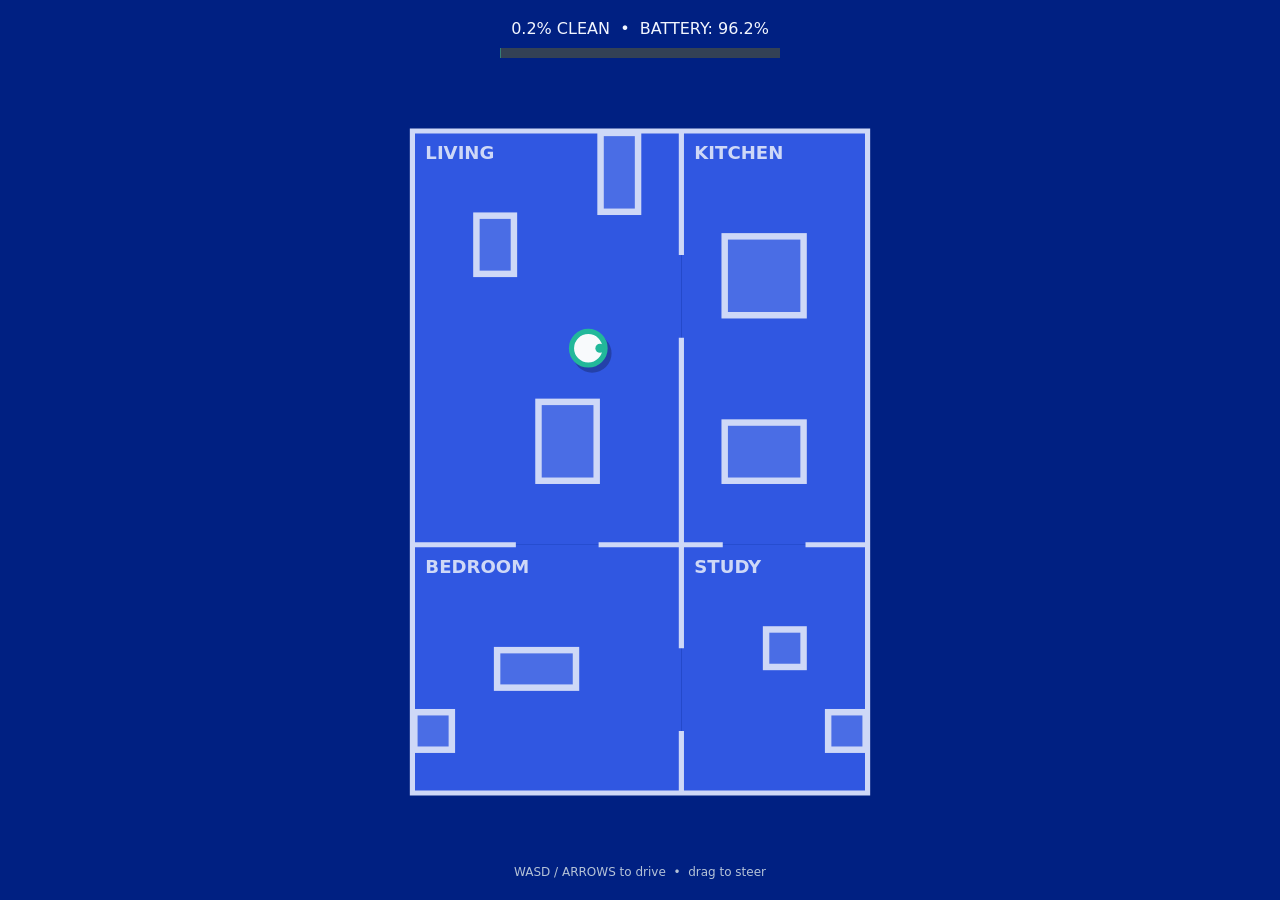
<file: Library/robosweep.html>
<!-- microfeed: {"title":"RoboSweep","icon":"🧹","description":"Drive a robot vacuum through four connected rooms and clean as much floor as possible.","tags":{"Spatial":1,"Endurance":0.5,"Precision":0.4}} -->
<!doctype html><html lang="en">
<head>
<meta charset="utf-8"><meta name="viewport" content="width=device-width,initial-scale=1,maximum-scale=1,user-scalable=no">
<title>RoboSweep</title>
<style>
  :root {
    --page-bg: #000000;
    --page-text: #ebe8df;
    --canvas-bg: #002082;
    --room-floor: #3057E1;
    --room-label: #CED8F7;
    --wall-stroke: #CED8F7;
    --clean-tile: #00FF00;
    --furn-outer: #CED8F7;
    --furn-inner: #4A6DE5;
    --furn-stroke: #CED8F7;
    --robot-shadow: rgba(0, 0, 0, .25);
    --robot-body: #f8fafc;
    --robot-accent: #22b89a;
    --hud-text: #f2f6ff;
    --bar-track: #334155;
    --bar-fill: #39c9a3;
    --hud-hint: #b5c3d7;
    --end-overlay: rgba(9, 14, 24, .8);
    --end-text: #ffffff;
  }

	html,body{
		margin:0;
		width:100%;height:100%;
		overflow:hidden;
    background: var(--page-bg);
    color: var(--page-text);
		font-family:system-ui
	}
	canvas{display:block;width:100%;height:100%;touch-action:none}
</style>
</head>
<body><canvas id="game"></canvas>
<script>
'use strict';window.GameMeta={title:'RoboSweep',gameLength:30000};
const canvas=document.getElementById('game'),ctx=canvas.getContext('2d');
const W=416,H=576,T=16;
let robot={x:130,y:444,r:13,angle:0};
let elapsed=0,cleaned=0,total=0,ended=false,seed=1;

let rooms=[],furniture=[],grid=[];
let doors={};
let keys={};
let stick={x:0,y:0,active:false};

function rand(){seed=(seed*1664525+1013904223)>>>0;return seed/4294967296;}

const cssVar = (name) => getComputedStyle(document.documentElement).getPropertyValue(name).trim();
const COLORS = {
  canvasBg: cssVar('--canvas-bg'),
  roomFloor: cssVar('--room-floor'),
  wallStroke: cssVar('--wall-stroke'),
  cleanTile: cssVar('--clean-tile'),
  furnOuter: cssVar('--furn-outer'),
  furnInner: cssVar('--furn-inner'),
  furnStroke: cssVar('--furn-stroke'),
  roomLabel: cssVar('--room-label'),
  robotShadow: cssVar('--robot-shadow'),
  robotBody: cssVar('--robot-body'),
  robotAccent: cssVar('--robot-accent'),
  hudText: cssVar('--hud-text'),
  barTrack: cssVar('--bar-track'),
  barFill: cssVar('--bar-fill'),
  hudHint: cssVar('--hud-hint'),
  endOverlay: cssVar('--end-overlay'),
  endText: cssVar('--end-text'),
};
const CLEAN_ALPHA = 0.65;

// Keep tileCenter on exact tile centers and let walkable(x, y)
// reject any tile center whose radius (robot.r = 13) touches a wall or furniture
function tileCenter(gx, gy) {
  return { x: gx * T + T / 2, y: gy * T + T / 2 };
}

function initGame(){rebuild();}

function rebuild(){
	// update random seed 
	seed = (Math.random() * 0xffffffff) >>> 0;

  // HOUSE GEOMETRY IS GRID-FIRST: perimeter, room splits, door centers,
  // doorway widths, and furniture dimensions/positions are all tile multiples.
  const padX=32, padY=32;
  const totalW=W-64, totalH=H-64; // whole tiles - padX (32) for each direction
  const cols=totalW/T, rows=totalH/T;

  // Keep all dimensions in whole tiles, and require LIVING to be >20% larger
  const baseCols=cols/2, baseRows=rows/2;
  const minCols = Math.max(9, Math.floor(baseCols * 0.6));
  const maxCols = Math.min(cols - 9, Math.ceil(baseCols * 1.4));
  const minRows = Math.max(9, Math.floor(baseRows * 0.6));
  const maxRows = Math.min(rows - 9, Math.ceil(baseRows * 1.4));
  const quarterArea=(totalW*totalH)/4;

  let splitCol=Math.round(baseCols),splitRow=Math.round(baseRows);
  for(let attempt=0;attempt<200;attempt++){
    splitCol=minCols+Math.floor(rand()*(maxCols-minCols+1));
    splitRow=minRows+Math.floor(rand()*(maxRows-minRows+1));
    if(splitCol*T*splitRow*T>quarterArea*1.2)break;
  }
  const splitX=padX+splitCol*T, splitY=padY+splitRow*T;
  const w1=splitCol*T,w2=totalW-w1,h1=splitRow*T,h2=totalH-h1;
  rooms=[
    {x:padX,y:padY,w:w1,h:h1,name:'LIVING'},
    {x:splitX,y:padY,w:w2,h:h1,name:'KITCHEN'},
    {x:padX,y:splitY,w:w1,h:h2,name:'BEDROOM'},
    {x:splitX,y:splitY,w:w2,h:h2,name:'STUDY'}
  ];
  const doorSpan=4*T; // four tiles wide, comfortably wider than the robot
  const doorTiles=doorSpan/T;
  const pickDoorCenter=(start,extent)=>start+Math.floor((2+rand()*Math.max(1,extent/T-doorTiles-4))+doorTiles/2)*T;
  doors={splitX,splitY,padX,padY,totalW,totalH,span:doorSpan,
    topY:pickDoorCenter(padY,h1),botY:pickDoorCenter(splitY,h2),
    leftX:pickDoorCenter(padX,w1),rightX:pickDoorCenter(splitX,w2)};

  const minGap=robot.r*2; // full robot diameter
  //const overlaps=(a,b)=>a.x-minGap<b.x+b.w&&a.x+a.w+minGap>b.x&&a.y-minGap<b.y+b.h&&a.y+a.h+minGap>b.y;
  const overlaps=(a,b)=>a.x-minGap<b.x+b.w&&a.x+a.w+minGap>b.x&&a.y-minGap<b.y+b.h&&a.y+a.h+minGap>b.y;
  const intersects=(a,b)=>a.x<b.x+b.w&&a.x+a.w>b.x&&a.y<b.y+b.h&&a.y+a.h>b.y;
  
  // keep at least minGap (26px) clearance around each doorway opening
  const hitsDoor=(box)=>{
    const {splitX,splitY,topY,botY,leftX,rightX,span}=doors;
    const half=span/2+minGap,approach=minGap;
    const zones=[
      {x:splitX-approach,y:topY-half,w:approach*2,h:half*2},
      {x:splitX-approach,y:botY-half,w:approach*2,h:half*2},
      {x:leftX-half,y:splitY-approach,w:half*2,h:approach*2},
      {x:rightX-half,y:splitY-approach,w:half*2,h:approach*2}
    ];
    return zones.some(z=>intersects(box,z));
  };
  
  furniture=[];
  for(const r of rooms){
    for(let j=0;j<3;j++){
      // Keep furniture sized so at least 1 robot diameter (2*robot.r) fits on open sides
      const maxRoomW=Math.max(2*T, r.w-robot.r*4);
      const maxRoomH=Math.max(2*T, r.h-robot.r*4);
      const w=Math.min(maxRoomW, Math.max(2*T, (2+Math.floor(rand()*3))*T));
      const h=Math.min(maxRoomH, Math.max(2*T, (2+Math.floor(rand()*3))*T));
      const item={x:0,y:0,w,h},againstWall=rand()<0.45,side=Math.floor(rand()*4);
      let tries=0;
      do{
        if(againstWall){
          const maxX=Math.max(r.x, r.x+r.w-w-minGap);
          const maxY=Math.max(r.y, r.y+r.h-h-minGap);
          if(side===0){item.x=r.x+Math.floor(rand()*Math.max(1,(maxX-r.x)/T+1))*T;item.y=r.y;}
          else if(side===1){item.x=r.x+Math.floor(rand()*Math.max(1,(maxX-r.x)/T+1))*T;item.y=r.y+r.h-h;}
          else if(side===2){item.x=r.x;item.y=r.y+Math.floor(rand()*Math.max(1,(maxY-r.y)/T+1))*T;}
          else{item.x=r.x+r.w-w;item.y=r.y+Math.floor(rand()*Math.max(1,(maxY-r.y)/T+1))*T;}
        }else{
          const clear = Math.max(robot.r * 2 + T, T * 2); // at least 32px (2 tiles)
			const minX = Math.ceil((r.x + clear) / T) * T, maxX = Math.floor((r.x + r.w - w - clear) / T) * T;
			const minY = Math.ceil((r.y + clear) / T) * T, maxY = Math.floor((r.y + r.h - h - clear) / T) * T;
          item.x=maxX>=minX?minX+Math.floor(rand()*(Math.floor((maxX-minX)/T)+1))*T:r.x+Math.floor((r.w-w)/2/T)*T;
          item.y=maxY>=minY?minY+Math.floor(rand()*(Math.floor((maxY-minY)/T)+1))*T:r.y+Math.floor((r.h-h)/2/T)*T;
        }
      }while(++tries<80&&(hitsDoor(item)||furniture.some(o=>overlaps(item,o))));
      if(!hitsDoor(item)&&!furniture.some(o=>overlaps(item,o)))furniture.push(item);
    }
  }

  grid=[];
  cleaned=0;total=0;
  for(let gy=0;gy<Math.ceil(H/T);gy++){
    grid[gy]=[];
    for(let gx=0;gx<Math.ceil(W/T);gx++){
      const {x:px,y:py}=tileCenter(gx,gy);
      const inBounds=px>=padX&&px<=padX+totalW&&py>=padY&&py<=padY+totalH;
      const inside=inBounds&&!hitsSharedWall(px,py,T/2);
	  
	  // Match Grid Walkability to Edge Tiles
      const blocked=furniture.some(o=>px>=o.x&&px<=o.x+o.w&&py>=o.y&&py<=o.y+o.h);
      const canWalk=inside&&!blocked&&walkable(px,py);
      grid[gy][gx]={walk:canWalk,clean:false};if(canWalk)total++;
    }
  }
  
  // Place the Robot in a random, safe starting space
  // pick a random room from rooms, sample random coordinates inside that room, snap to the T = 16 tile center, and verify
  robot={x:rooms[0].x+rooms[0].w/2,y:rooms[0].y+rooms[0].h/2,r:13,angle:0,moving:false,tx:0,ty:0};
  for(let t=0;t<60;t++){
    let sx=rooms[0].x+robot.r+12+rand()*Math.max(1,rooms[0].w-(robot.r+12)*2);
    let sy=rooms[0].y+robot.r+12+rand()*Math.max(1,rooms[0].h-(robot.r+12)*2);
    let gx=Math.floor(sx/T),gy=Math.floor(sy/T),{x:cx,y:cy}=tileCenter(gx,gy);
    if(grid[gy]?.[gx]?.walk&&walkable(cx,cy)){robot.x=cx;robot.y=cy;break;}
  }
  elapsed=0;ended=false;keys={};stick={x:0,y:0,active:false};
}
function hitsSharedWall(x,y,rad){
  const {splitX,splitY,padY,totalH,padX,totalW,span,topY,botY,leftX,rightX}=doors;
  const half=Math.max(0,span/2-rad);
  // Top shared vertical wall (padY .. splitY)
  if(y>=padY&&y<=splitY&&Math.abs(x-splitX)<rad){
    if(Math.abs(y-topY)>half)return true;
  }
  // Bottom shared vertical wall (splitY .. padY+totalH)
  if(y>=splitY&&y<=padY+totalH&&Math.abs(x-splitX)<rad){
    if(Math.abs(y-botY)>half)return true;
  }
  // Left shared horizontal wall (padX .. splitX)
  if(x>=padX&&x<=splitX&&Math.abs(y-splitY)<rad){
    if(Math.abs(x-leftX)>half)return true;
  }
  // Right shared horizontal wall (splitX .. padX+totalW)
  if(x>=splitX&&x<=padX+totalW&&Math.abs(y-splitY)<rad){
    if(Math.abs(x-rightX)>half)return true;
  }
  return false;
}

function resize(){canvas.width=Math.max(1,innerWidth*devicePixelRatio);
  canvas.height=Math.max(1,innerHeight*devicePixelRatio);}window.addEventListener('resize',resize);resize();rebuild();

function walkable(x,y){
  const {padX,padY,totalW,totalH}=doors;
  if(x<padX||x>padX+totalW||y<padY||y>padY+totalH)return false;
  if(hitsSharedWall(x,y,T/2))return false;
  return !furniture.some(o=>x>=o.x&&x<=o.x+o.w&&y>=o.y&&y<=o.y+o.h);
}

// Check Wall Crossing Between Current Position and Target
// block starting a step if it crosses a solid shared wall
function crossesSharedWall(x1, y1, x2, y2) {
  const { splitX, splitY, topY, botY, leftX, rightX, span } = doors;
  const half = span / 2;
  if ((x1 < splitX && x2 >= splitX) || (x1 > splitX && x2 <= splitX)) {
    const t = (splitX - x1) / (x2 - x1 || 1);
    const yAt = y1 + (y2 - y1) * t;
    if (yAt < splitY && Math.abs(yAt - topY) > half) return true;
    if (yAt >= splitY && Math.abs(yAt - botY) > half) return true;
  }
  if ((y1 < splitY && y2 >= splitY) || (y1 > splitY && y2 <= splitY)) {
    const t = (splitY - y1) / (y2 - y1 || 1);
    const xAt = x1 + (x2 - x1) * t;
    if (xAt < splitX && Math.abs(xAt - leftX) > half) return true;
    if (xAt >= splitX && Math.abs(xAt - rightX) > half) return true;
  }
  return false;
}

function updateGame(dt){
	if(ended)return;
	elapsed+=dt;
	let dx=stick.active?stick.x:0,dy=stick.active?stick.y:0;
	if(keys.ArrowLeft||keys.a)dx--;
	if(keys.ArrowRight||keys.d)dx++;
	if(keys.ArrowUp||keys.w)dy--;
	if(keys.ArrowDown||keys.s)dy++;
	let m=Math.hypot(dx,dy);
	if(m>1){dx/=m;dy/=m;}
	
	// movement
	let curGx = Math.floor(robot.x / T), curGy = Math.floor(robot.y / T);
	let {x:curCx,y:curCy}=tileCenter(curGx,curGy);
	
	// Ensuring robot is always aligned to its tile center whenever !robot.moving guarantees zero drift
	if (!robot.moving) {
	  robot.x = curCx;
	  robot.y = curCy;
	}

	if (!robot.moving) {
	  let stepX = 0, stepY = 0;
	  if (Math.abs(dx) > 0.25 || Math.abs(dy) > 0.25) {
		if (Math.abs(dx) >= Math.abs(dy)) stepX = Math.sign(dx);
		else stepY = Math.sign(dy);
	  }
	  if (stepX !== 0 || stepY !== 0) {
		robot.angle = Math.atan2(stepY, stepX);
		let nextGx = curGx + stepX, nextGy = curGy + stepY;
		let {x:nextCx,y:nextCy}=tileCenter(nextGx,nextGy);
    if (grid[nextGy]?.[nextGx]?.walk && walkable(nextCx, nextCy) &&
    !crossesSharedWall(robot.x, robot.y, nextCx, nextCy)) {
		  robot.moving = true;
		  robot.tx = nextCx;
		  robot.ty = nextCy;
		} else {
		  // Center on current tile if slightly off-center against a wall/furniture
		  robot.x = curCx;
		  robot.y = curCy;
		}
	  }
	}

	if (robot.moving) {
	  let speed = 185, step = speed * dt;
	  let diffX = robot.tx - robot.x, diffY = robot.ty - robot.y;
	  let dist = Math.hypot(diffX, diffY);
	  if (dist <= step) {
		robot.x = robot.tx;
		robot.y = robot.ty;
		robot.moving = false;
	  } else {
		robot.x += (diffX / dist) * step;
		robot.y += (diffY / dist) * step;
	  }
	}
	
	let gx=Math.floor(robot.x/T),gy=Math.floor(robot.y/T);
	if(grid[gy]?.[gx]?.walk&&!grid[gy][gx].clean){grid[gy][gx].clean=true;
    cleaned++;
  }
	
	if(elapsed>=30)ended=true;
}

function handleInput(e){if(!e)return;if(e.type==='DIRECTIONAL_VECTOR'){stick={x:e.x||0,y:e.y||0,active:!!e.active};}else if(e.type==='ACTION_SECONDARY'){stick={x:0,y:0,active:false};}else if(e.type==='ACTION_PRIMARY'){let tx=(e.x||0)*canvas.width,ty=(e.y||0)*canvas.height;let scale=Math.min(canvas.width/(W+30),canvas.height/(H+130)),ox=(canvas.width-W*scale)/2,oy=(canvas.height-H*scale)/2;let px=(tx-ox)/scale,py=(ty-oy)/scale;stick={x:Math.sign(px-robot.x),y:Math.sign(py-robot.y),active:true};}}
function onEndGame(){ended=true;stick.active=false;}
function getResult(){let p=total?100*cleaned/total:0;return{score:Math.round(p*10),timeElapsed:Math.min(elapsed,30),completionPercent:p,customData:{cleanedCells:cleaned,totalCells:total,rooms:4}};}
function renderAll(c){
	let cw=c.canvas.width,ch=c.canvas.height,dpr=devicePixelRatio||1,s=Math.min(cw/(W+30*dpr),ch/(H+120*dpr)),ox=(cw-W*s)/2,oy=(ch-H*s)/2+12*dpr;
  c.setTransform(1,0,0,1,0,0);
  c.fillStyle=COLORS.canvasBg;
  c.fillRect(0,0,cw,ch);
  c.translate(ox,oy);
  c.scale(s,s);
	
	for(let r of rooms){
		c.fillStyle=COLORS.roomFloor;
    c.fillRect(r.x,r.y,r.w,r.h);
	}
	
  const {splitX,splitY,padX,padY,totalW,totalH,span,topY,botY,leftX,rightX}=doors,hSpan=span/2;
	c.strokeStyle=COLORS.wallStroke;
  c.lineWidth=4;
  c.beginPath();
	
  // Outer perimeter
	c.rect(padX,padY,totalW,totalH);
	// Top shared vertical wall segments
	c.moveTo(splitX,padY); c.lineTo(splitX,Math.max(padY,topY-hSpan));
	c.moveTo(splitX,Math.min(splitY,topY+hSpan)); c.lineTo(splitX,splitY);
	// Bottom shared vertical wall segments
	c.moveTo(splitX,splitY); c.lineTo(splitX,Math.max(splitY,botY-hSpan));
	c.moveTo(splitX,Math.min(padY+totalH,botY+hSpan)); c.lineTo(splitX,padY+totalH);
	// Left shared horizontal wall segments
	c.moveTo(padX,splitY); c.lineTo(Math.max(padX,leftX-hSpan),splitY);
	c.moveTo(Math.min(splitX,leftX+hSpan),splitY); c.lineTo(splitX,splitY);
	// Right shared horizontal wall segments
	c.moveTo(splitX,splitY); c.lineTo(Math.max(splitX,rightX-hSpan),splitY);
	c.moveTo(Math.min(padX+totalW,rightX+hSpan),splitY); c.lineTo(padX+totalW,splitY);
	c.stroke();

for(let y=0;y<grid.length;y++) for(let x=0;x<grid[y].length;x++){
	let q=grid[y][x];
	if(q.walk&&q.clean){
		c.fillStyle=COLORS.cleanTile;
    c.globalAlpha=CLEAN_ALPHA;
    c.fillRect(x*T,y*T,T,T);
    c.globalAlpha=1;
	}
}
for(let o of furniture){
  c.fillStyle=COLORS.furnOuter;
  c.fillRect(o.x,o.y,o.w,o.h);
  c.fillStyle=COLORS.furnInner;
  c.fillRect(o.x+4,o.y+4,o.w-8,o.h-8);
  c.strokeStyle=COLORS.furnStroke;
  c.lineWidth=2;
  c.strokeRect(o.x,o.y,o.w,o.h);
}
for(let r of rooms)
  if(['LIVING','KITCHEN','BEDROOM','STUDY'].includes(r.name)){
    c.fillStyle=COLORS.roomLabel;
    c.font='bold 14px system-ui';
    c.fillText(r.name,r.x+10,r.y+22);
  }

  c.fillStyle=COLORS.robotShadow;
  c.beginPath();
    c.arc(robot.x+3,robot.y+4,robot.r+2,0,Math.PI*2);
  c.fill();
  c.fillStyle=COLORS.robotBody;
  c.beginPath();
    c.arc(robot.x,robot.y,robot.r,0,Math.PI*2);
  c.fill();
  c.strokeStyle=COLORS.robotAccent;
  c.lineWidth=4;
  c.stroke();
  c.fillStyle=COLORS.robotAccent;
  c.beginPath();
    c.arc(robot.x+Math.cos(robot.angle)*9,robot.y+Math.sin(robot.angle)*9,3.5,0,Math.PI*2);
  c.fill();

  c.setTransform(1,0,0,1,0,0);
  let p=total?cleaned/total:0;
  c.fillStyle=COLORS.hudText;
  c.textAlign='center';
  c.font=`${16*dpr}px system-ui`;
  let bat = Math.max(0, 100 - (elapsed / 30) * 100);
  c.fillText(`${(p*100).toFixed(1)}% CLEAN  •  BATTERY: ${bat.toFixed(1)}%${bat < 20 ? ' 🪫' : ''}`, cw/2, 34*dpr);
  let bw=Math.min(cw*.7,280*dpr),bh=10*dpr,bx=(cw-bw)/2,by=48*dpr;
  c.fillStyle=COLORS.barTrack;
  c.fillRect(bx,by,bw,bh);
  c.fillStyle=COLORS.barFill;
  c.fillRect(bx,by,bw*p,bh);
  c.font=`${12*dpr}px system-ui`;
  c.fillStyle=COLORS.hudHint;
  c.fillText('WASD / ARROWS to drive  •  drag to steer',cw/2,ch-24*dpr);
if(ended){
  c.fillStyle=COLORS.endOverlay;
  c.fillRect(0,0,cw,ch);
  c.fillStyle=COLORS.endText;
  c.font=`bold ${28*dpr}px system-ui`;
  c.fillText('CLEANING COMPLETE',cw/2,ch/2-16*dpr);
  c.font=`bold ${23*dpr}px system-ui`;
  c.fillText(`${(p*100).toFixed(1)}% COVERAGE`,cw/2,ch/2+24*dpr);

  // const rating = p >= 0.9 ? 'Spotless!' : p >= 0.7 ? 'Thorough Pro' : p >= 0.4 ? 'Dust Wrangler' : 'Room Explorer';
  // c.fillStyle=COLORS.robotAccent;
  // c.fillText(rating,cw/2,ch/2+38*dpr);
}
c.textAlign='left';}

window.initGame=()=>rebuild();
window.updateGame=updateGame;
window.handleInput=handleInput;
window.renderAll=renderAll;
window.getResult=getResult;
window.onEndGame=onEndGame;
window.addEventListener('keydown',e=>{keys[e.key]=true;keys[e.key.toLowerCase()]=true;});
window.addEventListener('keyup',e=>{keys[e.key]=false;keys[e.key.toLowerCase()]=false;});

// Standalone preview loop. The MiniGames host can call the same API functions as usual.
let last=performance.now();
function frame(now){
let dt=Math.min(.05,(now-last)/1000||0);last=now;updateGame(dt);renderAll(ctx);requestAnimationFrame(frame);
}
requestAnimationFrame(frame);
</script>
</body></html>
</file>
<file: style.css>
:root {
  box-sizing: border-box;
  --bg: #e6e3ee;
  --ink: #14121c;
  --hot: #ff5a36;
  --lime: #c6ff3d
}

html {
  scroll-padding-top: env(safe-area-inset-top, 0px)
}

@media(prefers-color-scheme:dark) {
  :root:not([data-theme=light]) {
    --bg: #0b0912;
    --ink: #f3f0fa
  }
}

:root[data-theme=dark] {
  --bg: #0b0912;
  --ink: #f3f0fa
}

* {
  box-sizing: border-box
}

html,
body {
  height: 100%;
  margin: 0
}

body {
  background: var(--bg);
  color: var(--ink);
  font: 14px/1.4 "Trebuchet MS", "Segoe UI", system-ui, sans-serif;
  display: flex;
  justify-content: center;
  align-items: flex-start;
  overflow: hidden;
  overscroll-behavior: none
}

[hidden] {
  display: none !important
}

#stage {
  position: relative;
  width: 100%;
  height: 100%;
  background: #000;
  overflow: hidden;
  color: #fff;
  border-radius: min(22px, 3vw);
  user-select: none;
  -webkit-user-select: none
}

#feed,
#gest {
  position: absolute;
  inset: 0
}

#gest {
  z-index: 5;
  touch-action: none;
  cursor: grab
}

.slot {
  position: absolute;
  inset: 0;
  transition: transform .38s cubic-bezier(.3, .9, .3, 1);
  background: #000
}

.slot iframe {
  width: 100%;
  height: 100%;
  border: 0;
  display: block;
  pointer-events: none
}

#bar {
  position: absolute;
  z-index: 6;
  top: 0;
  left: 0;
  right: 0;
  height: 5px;
  background: #fff3
}

#bar i {
  display: block;
  height: 100%;
  width: 0;
  background: var(--lime)
}

#sc {
  position: absolute;
  z-index: 6;
  top: 12px;
  left: 14px;
  font-weight: 700;
  text-shadow: 0 1px 4px #000
}

#rail {
  position: absolute;
  z-index: 8;
  right: 10px;
  bottom: 120px;
  display: flex;
  flex-direction: column;
  gap: 10px
}

#rail button,
#hm {
  width: 46px;
  height: 46px;
  border-radius: 50%;
  border: 2px solid #fff5;
  background: #000a;
  color: #fff;
  font-size: 20px;
  cursor: pointer
}

#rail button.on {
  background: var(--hot);
  border-color: var(--hot)
}

#rail button:focus-visible,
#hm:focus-visible,
#end button:focus-visible {
  outline: 3px solid var(--lime);
  outline-offset: 2px
}

#gameInfo {
  width: min(88vw, 420px);
  max-height: 80vh;
  overflow: auto;
  padding: 22px;
  border: 1px solid #fff3;
  border-radius: 18px;
  background: #0d0b14;
  color: #fff;
  box-shadow: 0 12px 40px #0009
}

#gameInfo::backdrop {
  background: #000b
}

#gameInfo h2 {
  margin: 0 42px 18px 0;
  font-size: 20px
}

#gameInfo h3 {
  margin: 14px 0 6px;
  font-size: 14px
}

#gameInfo p {
  margin: 0;
  line-height: 1.5
}

#gameInfo ul {
  margin: 0;
  padding-left: 20px
}

#gameInfo li+li {
  margin-top: 6px
}

#infoClose {
  position: absolute;
  top: 12px;
  right: 12px;
  width: 34px;
  height: 34px;
  border: 1px solid #fff3;
  border-radius: 50%;
  background: #fff1;
  color: #fff;
  font: inherit;
  cursor: pointer
}

#gameInfo button:focus-visible {
  outline: 3px solid var(--lime);
  outline-offset: 2px
}

#cap {
  position: absolute;
  z-index: 6;
  left: 14px;
  right: 72px;
  bottom: 18px;
  text-shadow: 0 1px 5px #000;
  pointer-events: none
}

#cap b {
  font-size: 18px;
  display: block
}

#cap span {
  opacity: .85
}

#end {
  position: absolute;
  z-index: 7;
  inset: 0;
  display: grid;
  grid-template-columns: max-content;
  justify-content: center;
  align-content: center;
  padding: 26px 20px 24px;
  background: #000a;
  text-align: center
}

#end h2,
#end p {
  grid-column: 1 / -1;
  justify-self: center
}

#end h2 {
  margin: 0 0 4px;
  font-size: 30px
}

#end p {
  margin: 0 0 14px;
  opacity: .85
}

#end button {
  font: inherit;
  font-weight: 700;
  padding: 11px 22px;
  margin: 0 5px;
  border-radius: 999px;
  border: 0;
  cursor: pointer;
  background: var(--lime);
  color: #14121c
}

#end button+button {
  margin-top: 6px;
  background: #fff2;
  color: #fff
}

#toast {
  position: absolute;
  z-index: 9;
  left: 50%;
  top: 48px;
  transform: translateX(-50%);
  background: #000c;
  padding: 8px 14px;
  border-radius: 999px;
  opacity: 0;
  transition: opacity .25s;
  pointer-events: none;
  white-space: nowrap;
  max-width: 94%;
  overflow: hidden;
  text-overflow: ellipsis
}

#toast.on {
  opacity: 1
}

#panel {
  flex: 1;
  min-height: 0;
  overflow: hidden;
  overscroll-behavior: contain;
  padding: 16px 18px 22px
}

#panel.api-panel {
  display: block;
  overflow: auto
}

#panel.profile-panel {
  display: flex;
  flex-direction: column
}

#panel .taste-scores {
  flex: none
}

#panel h3 {
  margin: 12px 0 6px;
  font-size: 14px
}

#panel pre {
  margin: 0;
  font: 11px/1.45 ui-monospace, Menlo, monospace;
  white-space: pre-wrap;
  color: #d9d4ea
}

#panel .event-log-panel {
  flex: 1;
  min-height: 0;
  display: flex;
  flex-direction: column;
  overflow: hidden;
  margin-top: 12px;
  padding: 10px 12px;
  border: 1px solid #fff1;
  border-radius: 12px;
  background: #1a1726
}

#panel .event-log-panel h3 {
  flex: none;
  margin: 0 0 8px
}

#panel .event-log-panel pre {
  flex: 1;
  min-height: 0;
  overflow-y: auto;
  overscroll-behavior: contain
}

.r {
  display: grid;
  grid-template-columns: 76px 1fr 30px;
  gap: 8px;
  align-items: center;
  font-size: 12px;
  margin: 3px 0
}

.r u {
  display: block;
  height: 8px;
  background: #fff2;
  border-radius: 4px;
  overflow: hidden
}

.r i {
  display: block;
  height: 100%;
  background: #8d86a8
}

.r i.t {
  background: var(--lime)
}

.r span {
  text-align: right
}

@media(prefers-reduced-motion:reduce) {
  .slot {
    transition: none
  }
}

/*#region ---- Feed page ---- */
#home {
  position: absolute;
  inset: 0;
  z-index: 20;
  display: flex;
  flex-direction: column;
  background: #0d0b14
}

#home header {
  display: grid;
  grid-template-columns: 1fr;
  align-items: center;
  row-gap: 8px;
  padding: 16px 12px 8px
}

#home h1 {
  grid-column: 1;
  justify-self: center;
  margin: 0;
  font-size: 32px;
  font-variant: small-caps;
  display: flex;
  align-items: center;
  text-align: center;
  letter-spacing: 0.6em
}

#home header p {
  opacity: .75
}

#home header #pl {
  grid-column: 1;
  justify-self: center
}

#pl {
  font: inherit;
  font-weight: 700;
  padding: 8px 16px;
  border: 0;
  border-radius: 8px;
  background: var(--lime);
  color: #14121c;
  cursor: pointer
}

#pl:disabled {
  opacity: .45;
  cursor: default
}

#pl:focus-visible,
.card:focus-visible {
  outline: 3px solid var(--lime);
  outline-offset: 2px
}

#list {
  flex: 1;
  min-height: 0;
  overflow-y: auto;
  overscroll-behavior: contain;
  border-top: 1px solid #fff2;
  padding: 6px 14px 22px;
  display: flex;
  flex-direction: column;
  gap: 10px
}

#list .note {
  opacity: .8;
  padding: 4px
}

.card {
  display: flex;
  align-items: center;
  gap: 14px;
  width: 100%;
  padding: 12px;
  text-align: left;
  font: inherit;
  color: #fff;
  background: #1a1726;
  border: 1px solid #fff1;
  border-radius: 8px;
  cursor: pointer
}

.card:hover {
  background: #231f33
}

.ico {
  flex: none;
  width: 52px;
  height: 52px;
  display: grid;
  place-items: center;
  font-size: 26px;
  font-weight: 700;
  border-radius: 8px;
  background: hsl(var(--h) 55% 30%)
}

.txt {
  flex: 1;
  min-width: 0;
  display: flex;
  flex-direction: column;
  gap: 4px
}

.txt b {
  font-size: 16px
}

.desc {
  font-size: 13px;
  opacity: .78
}

.chips {
  display: flex;
  flex-wrap: wrap;
  gap: 6px
}

.chips em {
  font-style: normal;
  font-size: 11px;
  padding: 2px 8px;
  border-radius: 999px;
  background: #fff1
}

.go {
  flex: none;
  width: 34px;
  height: 34px;
  display: grid;
  place-items: center;
  border-radius: 50%;
  background: var(--lime);
  color: #14121c
}
/*#endregion ---- Feed page ---- */

/* ---- Menu button (top right) ---- */
#hm {
  position: absolute;
  z-index: 8;
  top: 14px;
  right: 12px
}

/* ---- Feed page: top navigation ---- */
#side {
  flex: none;
  width: 100%;
  display: flex;
  flex-direction: row;
  align-items: center;
  justify-content: center;
  padding: 0;
  background: #0a0810;
  border-bottom: 1px solid #fff1
}

#side button {
  display: flex;
  flex: 0 0 30%;
  justify-content: center;
  flex-direction: row;
  align-items: center;
  gap: 6px;
  padding: 8px 12px 6px;
  font: inherit;
  font-size: 12px;
  color: #fff;
  background: transparent;
  border: 0;
  border-bottom: 2px solid transparent;
  cursor: pointer
}

#side button b {
  font-size: 18px
}

#side button + button {
  border-left: 1px solid #fff2
}

#side button:hover {
  background: #fff1
}

#side button.on {
  background: #fff2;
  color: var(--lime);
  border-bottom-color: var(--lime)
}

#side button:focus-visible {
  outline: 3px solid var(--lime);
  outline-offset: 2px
}

#main {
  flex: 1;
  min-width: 0;
  min-height: 0;
  display: flex;
  flex-direction: column
}
</file>
